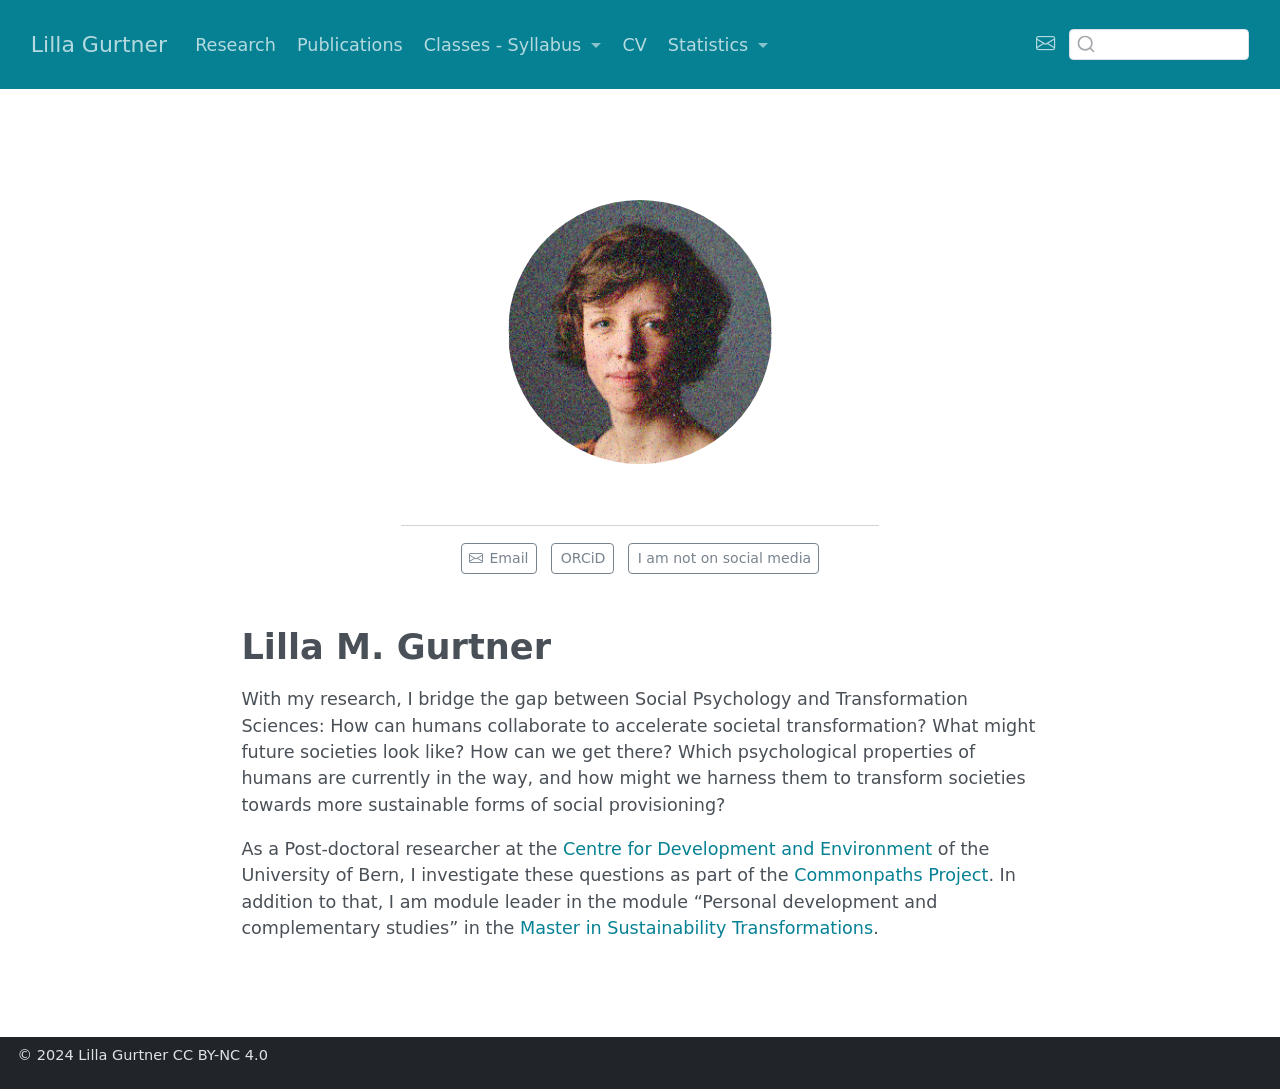
<file: docs/index.html>
<!DOCTYPE html>
<html xmlns="http://www.w3.org/1999/xhtml" lang="en" xml:lang="en"><head>

<meta charset="utf-8">
<meta name="generator" content="quarto-1.9.37">

<meta name="viewport" content="width=device-width, initial-scale=1.0, user-scalable=yes">


<title>Lilla Gurtner</title>
<style>
/* Default styles provided by pandoc.
** See https://pandoc.org/MANUAL.html#variables-for-html for config info.
*/
code{white-space: pre-wrap;}
span.smallcaps{font-variant: small-caps;}
div.columns{display: flex; gap: min(4vw, 1.5em);}
div.column{flex: auto; overflow-x: auto;}
div.hanging-indent{margin-left: 1.5em; text-indent: -1.5em;}
ul.task-list{list-style: none;}
ul.task-list li input[type="checkbox"] {
  width: 0.8em;
  margin: 0 0.8em 0.2em -1em; /* quarto-specific, see https://github.com/quarto-dev/quarto-cli/issues/4556 */ 
  vertical-align: middle;
}
</style>


<script src="site_libs/quarto-nav/quarto-nav.js"></script>
<script src="site_libs/clipboard/clipboard.min.js"></script>
<script src="site_libs/quarto-search/autocomplete.umd.js"></script>
<script src="site_libs/quarto-search/fuse.min.js"></script>
<script src="site_libs/quarto-search/quarto-search.js"></script>
<meta name="quarto:offset" content="./">
<script src="site_libs/quarto-html/quarto.js" type="module"></script>
<script src="site_libs/quarto-html/tabsets/tabsets.js" type="module"></script>
<script src="site_libs/quarto-html/popper.min.js"></script>
<script src="site_libs/quarto-html/tippy.umd.min.js"></script>
<link href="site_libs/quarto-html/tippy.css" rel="stylesheet">
<link href="site_libs/quarto-html/quarto-syntax-highlighting-7f8f88aac4f3542376d5c11b86a4c14d.css" rel="stylesheet" id="quarto-text-highlighting-styles">
<script src="site_libs/bootstrap/bootstrap.min.js"></script>
<link href="site_libs/bootstrap/bootstrap-icons.css" rel="stylesheet">
<link href="site_libs/bootstrap/bootstrap-db49e53ea84c5c6f29d0102649885da3.min.css" rel="stylesheet" append-hash="true" id="quarto-bootstrap" data-mode="light">
<script id="quarto-search-options" type="application/json">{
  "location": "navbar",
  "copy-button": false,
  "collapse-after": 3,
  "panel-placement": "end",
  "type": "textbox",
  "limit": 50,
  "keyboard-shortcut": [
    "f",
    "/",
    "s"
  ],
  "language": {
    "search-no-results-text": "No results",
    "search-matching-documents-text": "matching documents",
    "search-copy-link-title": "Copy link to search",
    "search-hide-matches-text": "Hide additional matches",
    "search-more-match-text": "more match in this document",
    "search-more-matches-text": "more matches in this document",
    "search-clear-button-title": "Clear",
    "search-text-placeholder": "",
    "search-detached-cancel-button-title": "Cancel",
    "search-submit-button-title": "Submit",
    "search-label": "Search"
  }
}</script>


</head>

<body class="nav-fixed fullcontent quarto-light">

<div id="quarto-search-results"></div>
  <header id="quarto-header" class="headroom fixed-top">
    <nav class="navbar navbar-expand-lg " data-bs-theme="dark">
      <div class="navbar-container container-fluid">
      <div class="navbar-brand-container mx-auto">
    <a class="navbar-brand" href="./index.html">
    <span class="navbar-title">Lilla Gurtner</span>
    </a>
  </div>
            <div id="quarto-search" class="" title="Search"></div>
          <button class="navbar-toggler" type="button" data-bs-toggle="collapse" data-bs-target="#navbarCollapse" aria-controls="navbarCollapse" role="menu" aria-expanded="false" aria-label="Toggle navigation" onclick="if (window.quartoToggleHeadroom) { window.quartoToggleHeadroom(); }">
  <span class="navbar-toggler-icon"></span>
</button>
          <div class="collapse navbar-collapse" id="navbarCollapse">
            <ul class="navbar-nav navbar-nav-scroll me-auto">
  <li class="nav-item">
    <a class="nav-link" href="./research/index_research.html"> 
<span class="menu-text">Research</span></a>
  </li>  
  <li class="nav-item">
    <a class="nav-link" href="./publications/index_pub.html"> 
<span class="menu-text">Publications</span></a>
  </li>  
  <li class="nav-item dropdown ">
    <a class="nav-link dropdown-toggle" href="#" id="nav-menu-classes---syllabus" role="link" data-bs-toggle="dropdown" aria-expanded="false">
 <span class="menu-text">Classes - Syllabus</span>
    </a>
    <ul class="dropdown-menu" aria-labelledby="nav-menu-classes---syllabus">    
        <li>
    <a class="dropdown-item" href="./classes/Data_literacy/index_data_lit.html">
 <span class="dropdown-text">Data literacy</span></a>
  </li>  
        <li>
    <a class="dropdown-item" href="./classes/SustainabANDpsy/Syllabus_Psychology_Sustainability.html">
 <span class="dropdown-text">Psychology and Sustainability</span></a>
  </li>  
        <li>
    <a class="dropdown-item" href="./classes/fake-news-game/fake-news-game.html">
 <span class="dropdown-text">Fake-news Game</span></a>
  </li>  
    </ul>
  </li>
  <li class="nav-item">
    <a class="nav-link" href="./cv/index_cv.html"> 
<span class="menu-text">CV</span></a>
  </li>  
  <li class="nav-item dropdown ">
    <a class="nav-link dropdown-toggle" href="#" id="nav-menu-statistics" role="link" data-bs-toggle="dropdown" aria-expanded="false">
 <span class="menu-text">Statistics</span>
    </a>
    <ul class="dropdown-menu" aria-labelledby="nav-menu-statistics">    
        <li>
    <a class="dropdown-item" href="./link_functions/index_linkfun.html">
 <span class="dropdown-text">Fun with linkfunctions</span></a>
  </li>  
        <li>
    <a class="dropdown-item" href="./optimal_vigniettes/index_optimal_vigniettes.html">
 <span class="dropdown-text">Optimal vigniettes</span></a>
  </li>  
    </ul>
  </li>
</ul>
            <ul class="navbar-nav navbar-nav-scroll ms-auto">
  <li class="nav-item compact">
    <a class="nav-link" href="mailto:lilla.gurtner2@unibe.ch"> <i class="bi bi-envelope" role="img" aria-label="email">
</i> 
<span class="menu-text"></span></a>
  </li>  
</ul>
          </div> <!-- /navcollapse -->
            <div class="quarto-navbar-tools">
</div>
      </div> <!-- /container-fluid -->
    </nav>
</header>
<!-- content -->
<div id="quarto-content" class="quarto-container page-columns page-rows-contents page-layout-article page-navbar">
<!-- sidebar -->
<!-- margin-sidebar -->
    
<!-- main -->
<main class="content" id="quarto-document-content">




<!---
workflow: 
- change in CV: 
  - add new line to .csv files in cv/[].csv
  - render website in RStudio
  - add / commit / push
  
  
- change in publications: and others
  - add new item in publications/index_pub.qmd
  - render website
  - add / commit / push

--->
<div class="quarto-about-jolla">
  <img src="img/Pic.png" class="about-image
  round " style="height: 15em; width: 15em;">
 <header id="title-block-header" class="quarto-title-block"></header><div id="about-block">
</div> 
  <hr class="about-sep">
   <div class="about-links">
  <a href="mailto:lilla.gurtner2@unibe.ch" class="about-link" rel="" target="">
    <i class="bi bi-envelope"></i>
     <span class="about-link-text">Email</span>
  </a>
  <a href="https://orcid.org/0000-0003-4722-7870" class="about-link" rel="" target="">
    <i class="bi bi-LinkedIn"></i>
     <span class="about-link-text">ORCiD</span>
  </a>
  <a href="" class="about-link" rel="" target="">
    <i class="bi bi-LinkedIn"></i>
     <span class="about-link-text">I am not on social media</span>
  </a>
</div>
</div>

<section id="lilla-m.-gurtner" class="level1">
<h1>Lilla M. Gurtner</h1>
<p>With my research, I bridge the gap between Social Psychology and Transformation Sciences: How can humans collaborate to accelerate societal transformation? What might future societies look like? How can we get there? Which psychological properties of humans are currently in the way, and how might we harness them to transform societies towards more sustainable forms of social provisioning?</p>
<p>As a Post-doctoral researcher at the <a href="https://www.cde.unibe.ch/about_us/personen/dr_gurtner_lilla/index_eng.html">Centre for Development and Environment</a> of the University of Bern, I investigate these questions as part of the <a href="https://commonpaths.unibe.ch/">Commonpaths Project</a>. In addition to that, I am module leader in the module “Personal development and complementary studies” in the <a href="https://www.cde.unibe.ch/studies/master_in_sustainability_transformations/index_eng.html">Master in Sustainability Transformations</a>.</p>



</section>

</main> <!-- /main -->
<script id="quarto-html-after-body" type="application/javascript">
  window.document.addEventListener("DOMContentLoaded", function (event) {
    const isCodeAnnotation = (el) => {
      for (const clz of el.classList) {
        if (clz.startsWith('code-annotation-')) {                     
          return true;
        }
      }
      return false;
    }
    const onCopySuccess = function(e) {
      // button target
      const button = e.trigger;
      // don't keep focus
      button.blur();
      // flash "checked"
      button.classList.add('code-copy-button-checked');
      var currentTitle = button.getAttribute("title");
      button.setAttribute("title", "Copied!");
      let tooltip;
      if (window.bootstrap) {
        button.setAttribute("data-bs-toggle", "tooltip");
        button.setAttribute("data-bs-placement", "left");
        button.setAttribute("data-bs-title", "Copied!");
        tooltip = new bootstrap.Tooltip(button, 
          { trigger: "manual", 
            customClass: "code-copy-button-tooltip",
            offset: [0, -8]});
        tooltip.show();    
      }
      setTimeout(function() {
        if (tooltip) {
          tooltip.hide();
          button.removeAttribute("data-bs-title");
          button.removeAttribute("data-bs-toggle");
          button.removeAttribute("data-bs-placement");
        }
        button.setAttribute("title", currentTitle);
        button.classList.remove('code-copy-button-checked');
      }, 1000);
      // clear code selection
      e.clearSelection();
    }
    const getTextToCopy = function(trigger) {
      const outerScaffold = trigger.parentElement.cloneNode(true);
      const codeEl = outerScaffold.querySelector('code');
      for (const childEl of codeEl.children) {
        if (isCodeAnnotation(childEl)) {
          childEl.remove();
        }
      }
      return codeEl.innerText;
    }
    const clipboard = new window.ClipboardJS('.code-copy-button:not([data-in-quarto-modal])', {
      text: getTextToCopy
    });
    clipboard.on('success', onCopySuccess);
    if (window.document.getElementById('quarto-embedded-source-code-modal')) {
      const clipboardModal = new window.ClipboardJS('.code-copy-button[data-in-quarto-modal]', {
        text: getTextToCopy,
        container: window.document.getElementById('quarto-embedded-source-code-modal')
      });
      clipboardModal.on('success', onCopySuccess);
    }
      var localhostRegex = new RegExp(/^(?:http|https):\/\/localhost\:?[0-9]*\//);
      var mailtoRegex = new RegExp(/^mailto:/);
        var filterRegex = new RegExp('/' + window.location.host + '/');
      var isInternal = (href) => {
          return filterRegex.test(href) || localhostRegex.test(href) || mailtoRegex.test(href);
      }
      // Inspect non-navigation links and adorn them if external
     var links = window.document.querySelectorAll('a[href]:not(.nav-link):not(.navbar-brand):not(.toc-action):not(.sidebar-link):not(.sidebar-item-toggle):not(.pagination-link):not(.no-external):not([aria-hidden]):not(.dropdown-item):not(.quarto-navigation-tool):not(.about-link)');
      for (var i=0; i<links.length; i++) {
        const link = links[i];
        if (!isInternal(link.href)) {
          // undo the damage that might have been done by quarto-nav.js in the case of
          // links that we want to consider external
          if (link.dataset.originalHref !== undefined) {
            link.href = link.dataset.originalHref;
          }
        }
      }
    function tippyHover(el, contentFn, onTriggerFn, onUntriggerFn) {
      const config = {
        allowHTML: true,
        maxWidth: 500,
        delay: 100,
        arrow: false,
        appendTo: function(el) {
            return el.parentElement;
        },
        interactive: true,
        interactiveBorder: 10,
        theme: 'quarto',
        placement: 'bottom-start',
      };
      if (contentFn) {
        config.content = contentFn;
      }
      if (onTriggerFn) {
        config.onTrigger = onTriggerFn;
      }
      if (onUntriggerFn) {
        config.onUntrigger = onUntriggerFn;
      }
      window.tippy(el, config); 
    }
    const noterefs = window.document.querySelectorAll('a[role="doc-noteref"]');
    for (var i=0; i<noterefs.length; i++) {
      const ref = noterefs[i];
      tippyHover(ref, function() {
        // use id or data attribute instead here
        let href = ref.getAttribute('data-footnote-href') || ref.getAttribute('href');
        try { href = new URL(href).hash; } catch {}
        const id = href.replace(/^#\/?/, "");
        const note = window.document.getElementById(id);
        if (note) {
          return note.innerHTML;
        } else {
          return "";
        }
      });
    }
    const xrefs = window.document.querySelectorAll('a.quarto-xref');
    const processXRef = (id, note) => {
      // Strip column container classes
      const stripColumnClz = (el) => {
        el.classList.remove("page-full", "page-columns");
        if (el.children) {
          for (const child of el.children) {
            stripColumnClz(child);
          }
        }
      }
      stripColumnClz(note)
      if (id === null || id.startsWith('sec-')) {
        // Special case sections, only their first couple elements
        const container = document.createElement("div");
        if (note.children && note.children.length > 2) {
          container.appendChild(note.children[0].cloneNode(true));
          for (let i = 1; i < note.children.length; i++) {
            const child = note.children[i];
            if (child.tagName === "P" && child.innerText === "") {
              continue;
            } else {
              container.appendChild(child.cloneNode(true));
              break;
            }
          }
          if (window.Quarto?.typesetMath) {
            window.Quarto.typesetMath(container);
          }
          return container.innerHTML
        } else {
          if (window.Quarto?.typesetMath) {
            window.Quarto.typesetMath(note);
          }
          return note.innerHTML;
        }
      } else {
        // Remove any anchor links if they are present
        const anchorLink = note.querySelector('a.anchorjs-link');
        if (anchorLink) {
          anchorLink.remove();
        }
        if (window.Quarto?.typesetMath) {
          window.Quarto.typesetMath(note);
        }
        if (note.classList.contains("callout")) {
          return note.outerHTML;
        } else {
          return note.innerHTML;
        }
      }
    }
    for (var i=0; i<xrefs.length; i++) {
      const xref = xrefs[i];
      tippyHover(xref, undefined, function(instance) {
        instance.disable();
        let url = xref.getAttribute('href');
        let hash = undefined; 
        if (url.startsWith('#')) {
          hash = url;
        } else {
          try { hash = new URL(url).hash; } catch {}
        }
        if (hash) {
          const id = hash.replace(/^#\/?/, "");
          const note = window.document.getElementById(id);
          if (note !== null) {
            try {
              const html = processXRef(id, note.cloneNode(true));
              instance.setContent(html);
            } finally {
              instance.enable();
              instance.show();
            }
          } else {
            // See if we can fetch this
            fetch(url.split('#')[0])
            .then(res => res.text())
            .then(html => {
              const parser = new DOMParser();
              const htmlDoc = parser.parseFromString(html, "text/html");
              const note = htmlDoc.getElementById(id);
              if (note !== null) {
                const html = processXRef(id, note);
                instance.setContent(html);
              } 
            }).finally(() => {
              instance.enable();
              instance.show();
            });
          }
        } else {
          // See if we can fetch a full url (with no hash to target)
          // This is a special case and we should probably do some content thinning / targeting
          fetch(url)
          .then(res => res.text())
          .then(html => {
            const parser = new DOMParser();
            const htmlDoc = parser.parseFromString(html, "text/html");
            const note = htmlDoc.querySelector('main.content');
            if (note !== null) {
              // This should only happen for chapter cross references
              // (since there is no id in the URL)
              // remove the first header
              if (note.children.length > 0 && note.children[0].tagName === "HEADER") {
                note.children[0].remove();
              }
              const html = processXRef(null, note);
              instance.setContent(html);
            } 
          }).finally(() => {
            instance.enable();
            instance.show();
          });
        }
      }, function(instance) {
      });
    }
        let selectedAnnoteEl;
        const selectorForAnnotation = ( cell, annotation) => {
          let cellAttr = 'data-code-cell="' + cell + '"';
          let lineAttr = 'data-code-annotation="' +  annotation + '"';
          const selector = 'span[' + cellAttr + '][' + lineAttr + ']';
          return selector;
        }
        const selectCodeLines = (annoteEl) => {
          const doc = window.document;
          const targetCell = annoteEl.getAttribute("data-target-cell");
          const targetAnnotation = annoteEl.getAttribute("data-target-annotation");
          const annoteSpan = window.document.querySelector(selectorForAnnotation(targetCell, targetAnnotation));
          const lines = annoteSpan.getAttribute("data-code-lines").split(",");
          const lineIds = lines.map((line) => {
            return targetCell + "-" + line;
          })
          let top = null;
          let height = null;
          let parent = null;
          if (lineIds.length > 0) {
              //compute the position of the single el (top and bottom and make a div)
              const el = window.document.getElementById(lineIds[0]);
              top = el.offsetTop;
              height = el.offsetHeight;
              parent = el.parentElement.parentElement;
            if (lineIds.length > 1) {
              const lastEl = window.document.getElementById(lineIds[lineIds.length - 1]);
              const bottom = lastEl.offsetTop + lastEl.offsetHeight;
              height = bottom - top;
            }
            if (top !== null && height !== null && parent !== null) {
              // cook up a div (if necessary) and position it 
              let div = window.document.getElementById("code-annotation-line-highlight");
              if (div === null) {
                div = window.document.createElement("div");
                div.setAttribute("id", "code-annotation-line-highlight");
                div.style.position = 'absolute';
                parent.appendChild(div);
              }
              div.style.top = top - 2 + "px";
              div.style.height = height + 4 + "px";
              div.style.left = 0;
              let gutterDiv = window.document.getElementById("code-annotation-line-highlight-gutter");
              if (gutterDiv === null) {
                gutterDiv = window.document.createElement("div");
                gutterDiv.setAttribute("id", "code-annotation-line-highlight-gutter");
                gutterDiv.style.position = 'absolute';
                const codeCell = window.document.getElementById(targetCell);
                const gutter = codeCell.querySelector('.code-annotation-gutter');
                gutter.appendChild(gutterDiv);
              }
              gutterDiv.style.top = top - 2 + "px";
              gutterDiv.style.height = height + 4 + "px";
            }
            selectedAnnoteEl = annoteEl;
          }
        };
        const unselectCodeLines = () => {
          const elementsIds = ["code-annotation-line-highlight", "code-annotation-line-highlight-gutter"];
          elementsIds.forEach((elId) => {
            const div = window.document.getElementById(elId);
            if (div) {
              div.remove();
            }
          });
          selectedAnnoteEl = undefined;
        };
          // Handle positioning of the toggle
      window.addEventListener(
        "resize",
        throttle(() => {
          elRect = undefined;
          if (selectedAnnoteEl) {
            selectCodeLines(selectedAnnoteEl);
          }
        }, 10)
      );
      function throttle(fn, ms) {
      let throttle = false;
      let timer;
        return (...args) => {
          if(!throttle) { // first call gets through
              fn.apply(this, args);
              throttle = true;
          } else { // all the others get throttled
              if(timer) clearTimeout(timer); // cancel #2
              timer = setTimeout(() => {
                fn.apply(this, args);
                timer = throttle = false;
              }, ms);
          }
        };
      }
        // Attach click handler to the DT
        const annoteDls = window.document.querySelectorAll('dt[data-target-cell]');
        for (const annoteDlNode of annoteDls) {
          annoteDlNode.addEventListener('click', (event) => {
            const clickedEl = event.target;
            if (clickedEl !== selectedAnnoteEl) {
              unselectCodeLines();
              const activeEl = window.document.querySelector('dt[data-target-cell].code-annotation-active');
              if (activeEl) {
                activeEl.classList.remove('code-annotation-active');
              }
              selectCodeLines(clickedEl);
              clickedEl.classList.add('code-annotation-active');
            } else {
              // Unselect the line
              unselectCodeLines();
              clickedEl.classList.remove('code-annotation-active');
            }
          });
        }
    const findCites = (el) => {
      const parentEl = el.parentElement;
      if (parentEl) {
        const cites = parentEl.dataset.cites;
        if (cites) {
          return {
            el,
            cites: cites.split(' ')
          };
        } else {
          return findCites(el.parentElement)
        }
      } else {
        return undefined;
      }
    };
    var bibliorefs = window.document.querySelectorAll('a[role="doc-biblioref"]');
    for (var i=0; i<bibliorefs.length; i++) {
      const ref = bibliorefs[i];
      const citeInfo = findCites(ref);
      if (citeInfo) {
        tippyHover(citeInfo.el, function() {
          var popup = window.document.createElement('div');
          citeInfo.cites.forEach(function(cite) {
            var citeDiv = window.document.createElement('div');
            citeDiv.classList.add('hanging-indent');
            citeDiv.classList.add('csl-entry');
            var biblioDiv = window.document.getElementById('ref-' + cite);
            if (biblioDiv) {
              citeDiv.innerHTML = biblioDiv.innerHTML;
            }
            popup.appendChild(citeDiv);
          });
          return popup.innerHTML;
        });
      }
    }
  });
  </script>
</div> <!-- /content -->
<footer class="footer">
  <div class="nav-footer">
    <div class="nav-footer-left">
<p><span class="faux-block">© 2024 Lilla Gurtner CC BY-NC 4.0</span></p>
</div>   
    <div class="nav-footer-center">
      &nbsp;
    </div>
    <div class="nav-footer-right">
      &nbsp;
    </div>
  </div>
</footer>




</body></html>
</file>
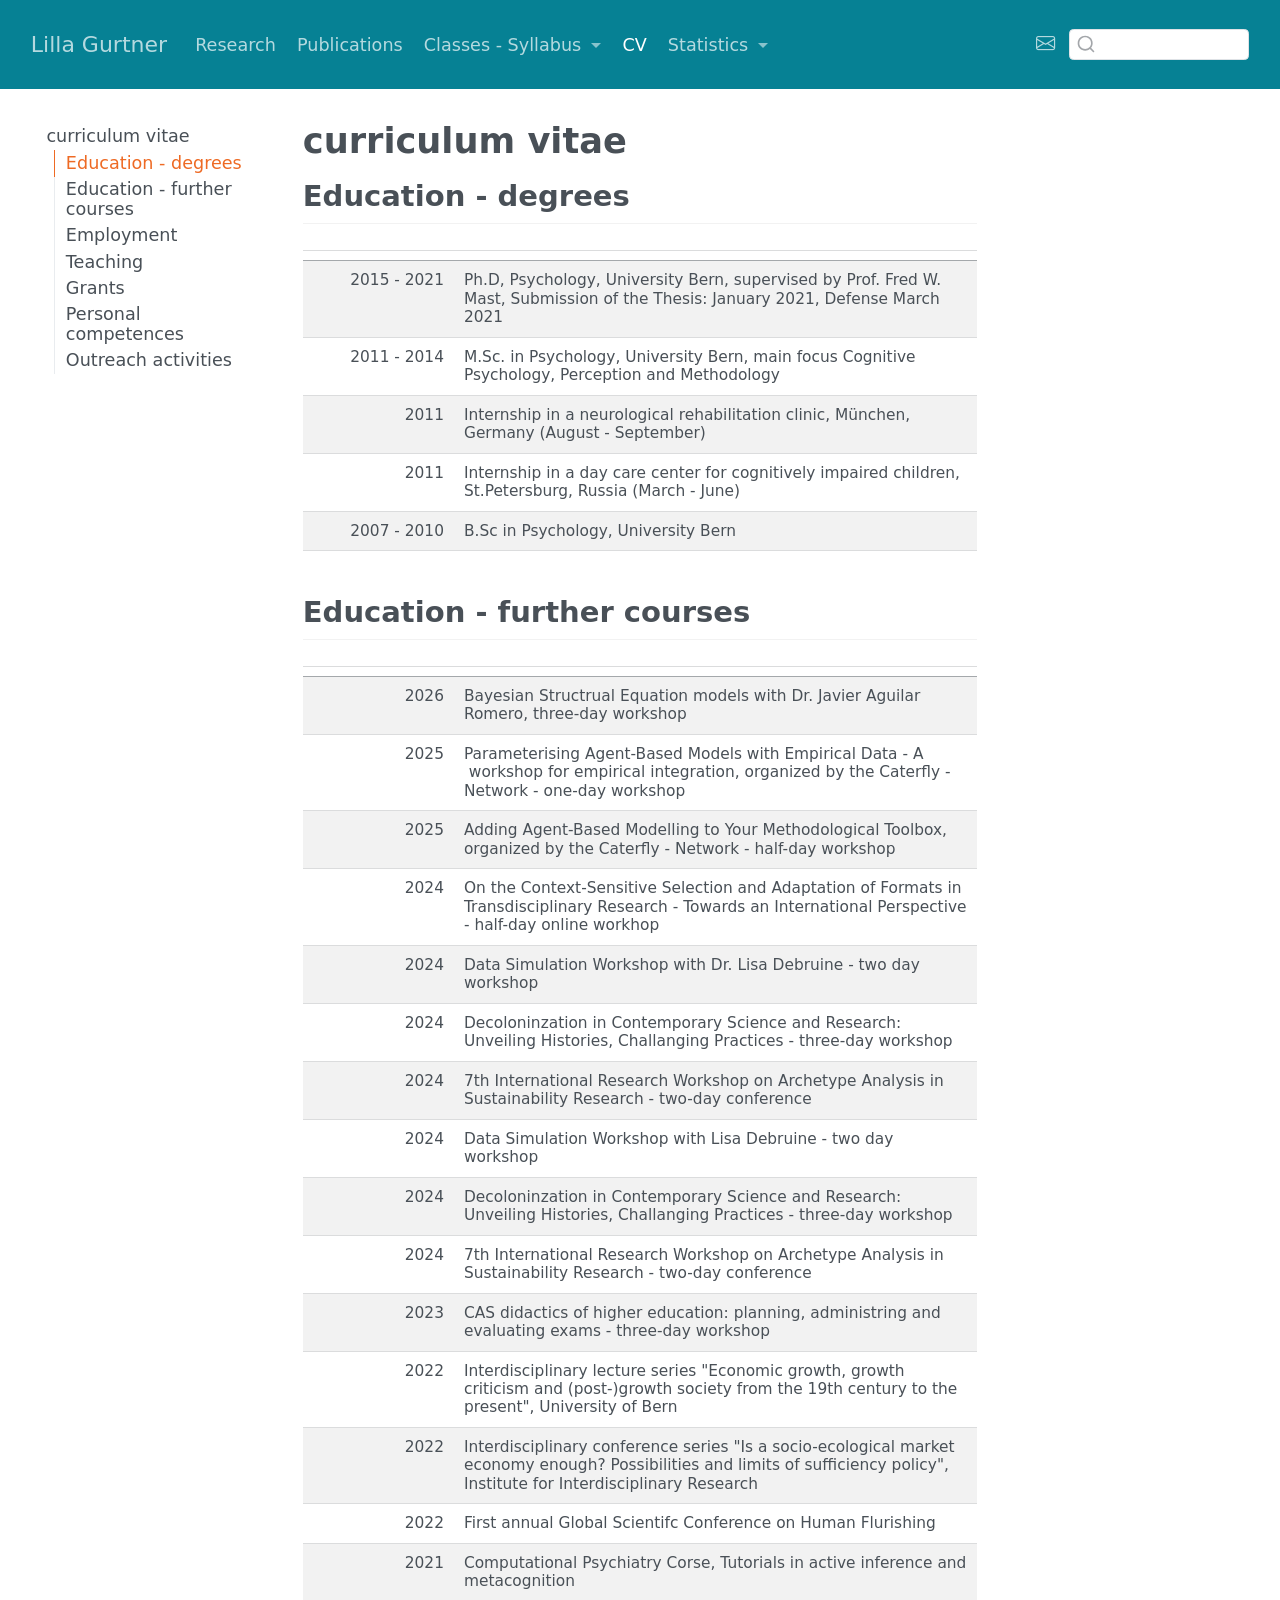
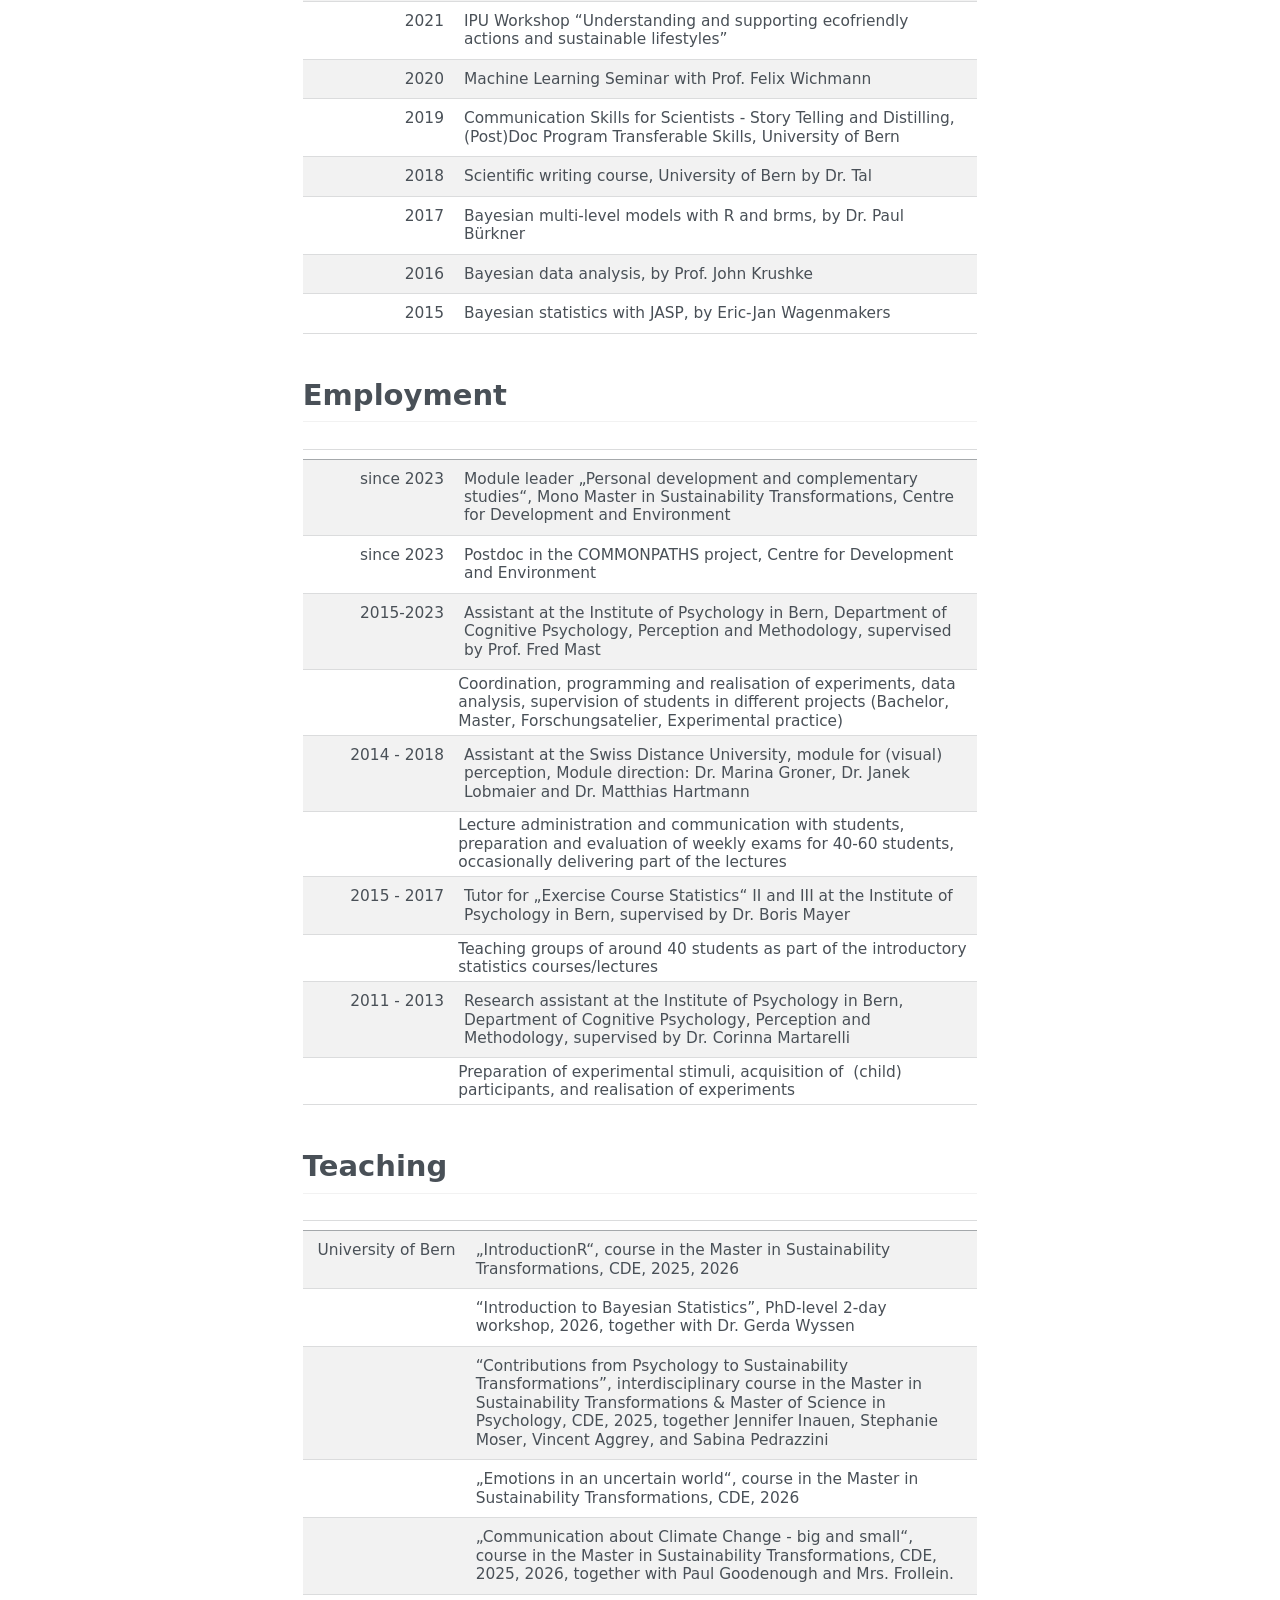
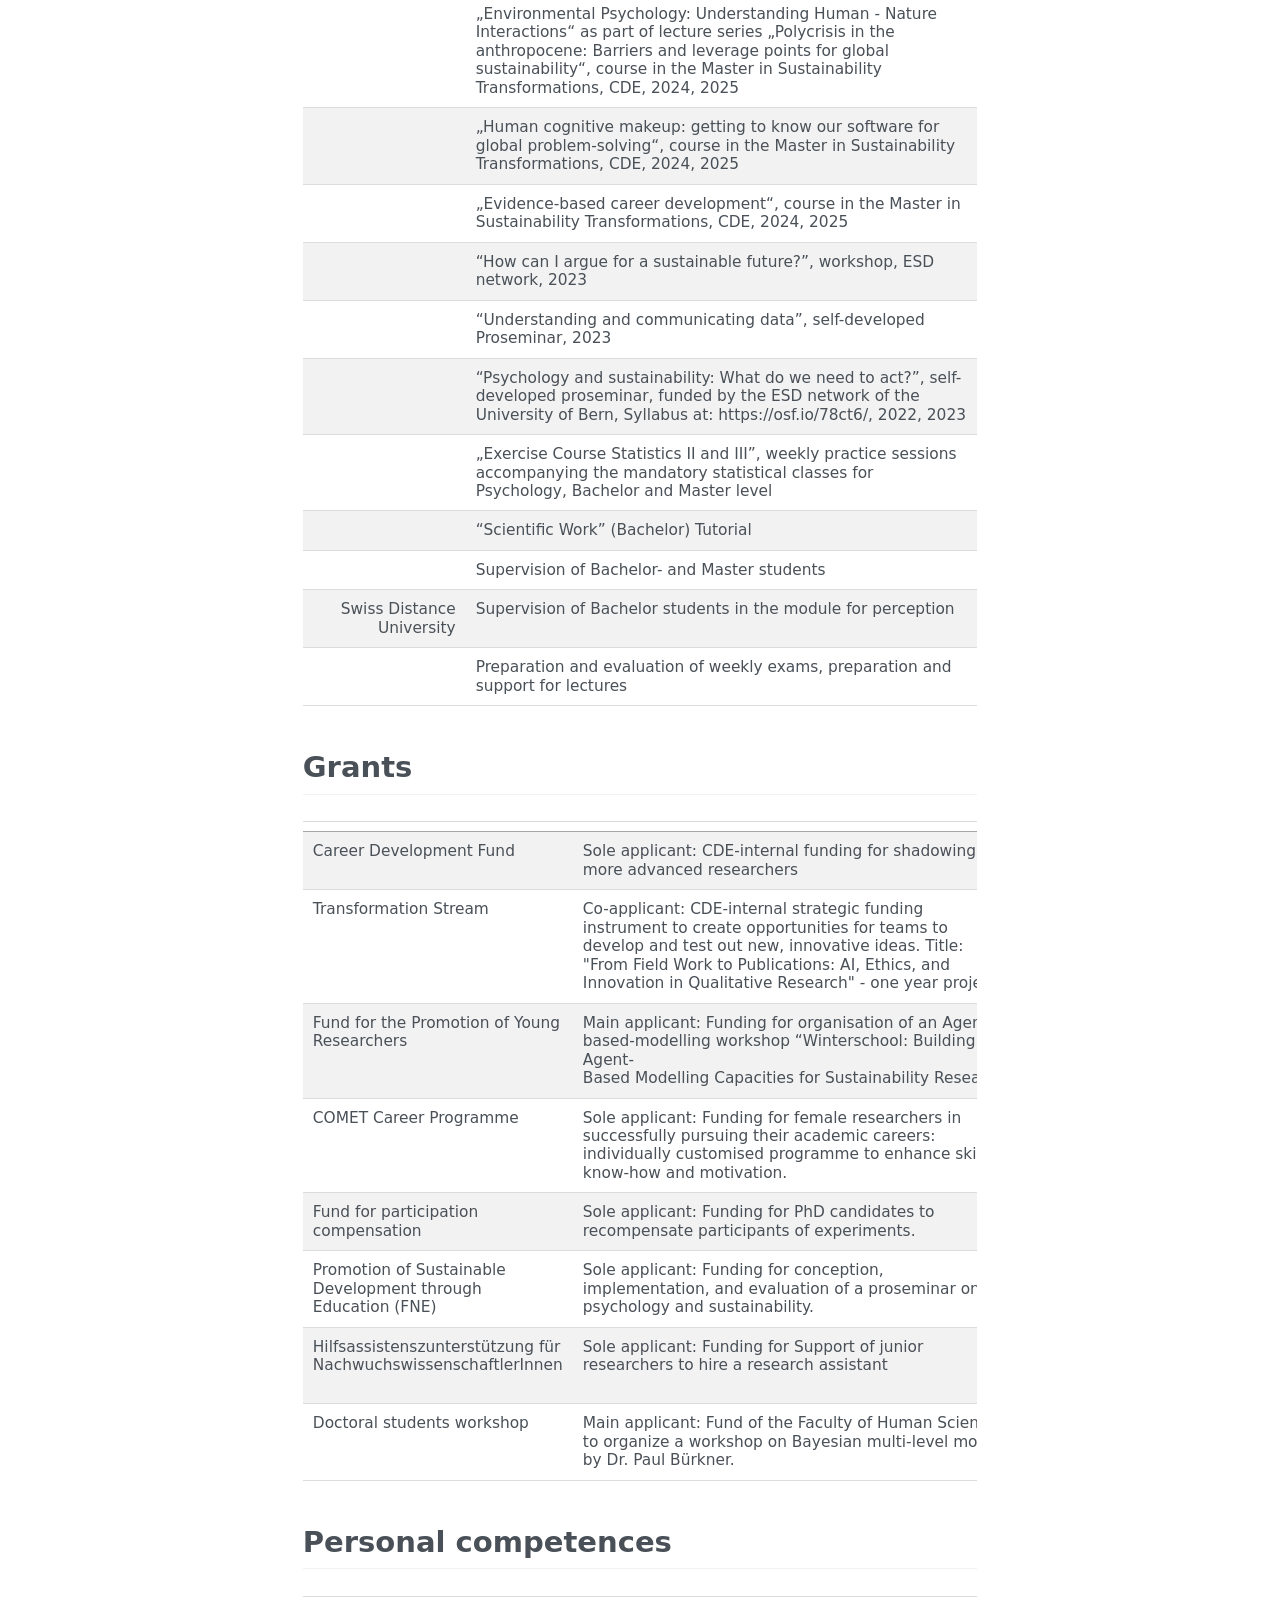
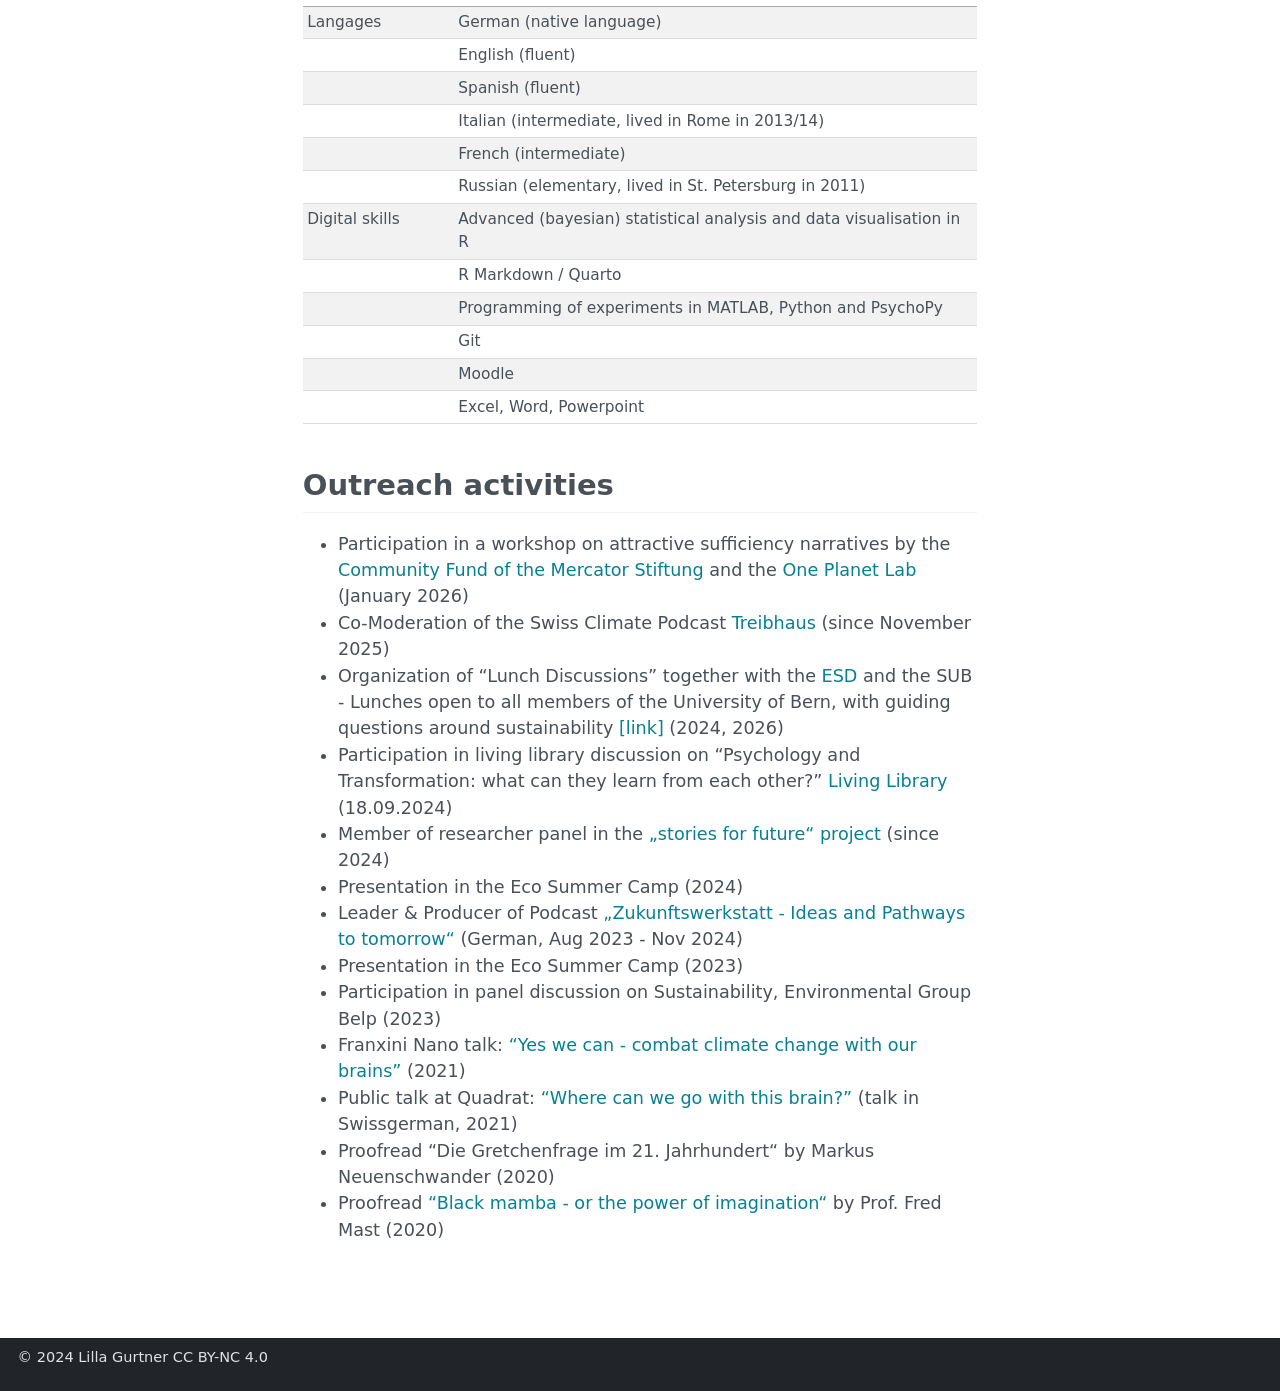
<file: docs/cv/index_cv.html>
<!DOCTYPE html>
<html xmlns="http://www.w3.org/1999/xhtml" lang="en" xml:lang="en"><head>
<meta http-equiv="Content-Type" content="text/html; charset=UTF-8">
<meta charset="utf-8">
<meta name="generator" content="quarto-1.9.37">
<meta name="viewport" content="width=device-width, initial-scale=1.0, user-scalable=yes">
<title>curriculum vitae – Lilla Gurtner</title>
<style>
/* Default styles provided by pandoc.
** See https://pandoc.org/MANUAL.html#variables-for-html for config info.
*/
code{white-space: pre-wrap;}
span.smallcaps{font-variant: small-caps;}
div.columns{display: flex; gap: min(4vw, 1.5em);}
div.column{flex: auto; overflow-x: auto;}
div.hanging-indent{margin-left: 1.5em; text-indent: -1.5em;}
ul.task-list{list-style: none;}
ul.task-list li input[type="checkbox"] {
  width: 0.8em;
  margin: 0 0.8em 0.2em -1em; /* quarto-specific, see https://github.com/quarto-dev/quarto-cli/issues/4556 */ 
  vertical-align: middle;
}
</style>

<script src="../site_libs/quarto-nav/quarto-nav.js"></script>
<script src="../site_libs/clipboard/clipboard.min.js"></script>
<script src="../site_libs/quarto-search/autocomplete.umd.js"></script>
<script src="../site_libs/quarto-search/fuse.min.js"></script>
<script src="../site_libs/quarto-search/quarto-search.js"></script>
<meta name="quarto:offset" content="../">
<script src="../site_libs/quarto-html/quarto.js" type="module"></script>
<script src="../site_libs/quarto-html/tabsets/tabsets.js" type="module"></script>
<script src="../site_libs/quarto-html/popper.min.js"></script>
<script src="../site_libs/quarto-html/tippy.umd.min.js"></script>
<script src="../site_libs/quarto-html/anchor.min.js"></script>
<link href="../site_libs/quarto-html/tippy.css" rel="stylesheet">
<link href="../site_libs/quarto-html/quarto-syntax-highlighting-7f8f88aac4f3542376d5c11b86a4c14d.css" rel="stylesheet" id="quarto-text-highlighting-styles">
<script src="../site_libs/bootstrap/bootstrap.min.js"></script>
<link href="../site_libs/bootstrap/bootstrap-icons.css" rel="stylesheet">
<link href="../site_libs/bootstrap/bootstrap-db49e53ea84c5c6f29d0102649885da3.min.css" rel="stylesheet" append-hash="true" id="quarto-bootstrap" data-mode="light"><script id="quarto-search-options" type="application/json">{
  "location": "navbar",
  "copy-button": false,
  "collapse-after": 3,
  "panel-placement": "end",
  "type": "textbox",
  "limit": 50,
  "keyboard-shortcut": [
    "f",
    "/",
    "s"
  ],
  "language": {
    "search-no-results-text": "No results",
    "search-matching-documents-text": "matching documents",
    "search-copy-link-title": "Copy link to search",
    "search-hide-matches-text": "Hide additional matches",
    "search-more-match-text": "more match in this document",
    "search-more-matches-text": "more matches in this document",
    "search-clear-button-title": "Clear",
    "search-text-placeholder": "",
    "search-detached-cancel-button-title": "Cancel",
    "search-submit-button-title": "Submit",
    "search-label": "Search"
  }
}</script><script src="../site_libs/kePrint-0.0.1/kePrint.js"></script><link href="../site_libs/lightable-0.0.1/lightable.css" rel="stylesheet">
</head>
<body class="floating nav-fixed quarto-light">

<div id="quarto-search-results"></div>
  <header id="quarto-header" class="headroom fixed-top"><nav class="navbar navbar-expand-lg " data-bs-theme="dark"><div class="navbar-container container-fluid">
      <div class="navbar-brand-container mx-auto">
    <a class="navbar-brand" href="../index.html">
    <span class="navbar-title">Lilla Gurtner</span>
    </a>
  </div>
            <div id="quarto-search" class="" title="Search"></div>
          <button class="navbar-toggler" type="button" data-bs-toggle="collapse" data-bs-target="#navbarCollapse" aria-controls="navbarCollapse" role="menu" aria-expanded="false" aria-label="Toggle navigation" onclick="if (window.quartoToggleHeadroom) { window.quartoToggleHeadroom(); }">
  <span class="navbar-toggler-icon"></span>
</button>
          <div class="collapse navbar-collapse" id="navbarCollapse">
            <ul class="navbar-nav navbar-nav-scroll me-auto">
<li class="nav-item">
    <a class="nav-link" href="../research/index_research.html"> 
<span class="menu-text">Research</span></a>
  </li>  
  <li class="nav-item">
    <a class="nav-link" href="../publications/index_pub.html"> 
<span class="menu-text">Publications</span></a>
  </li>  
  <li class="nav-item dropdown ">
    <a class="nav-link dropdown-toggle" href="#" id="nav-menu-classes---syllabus" role="link" data-bs-toggle="dropdown" aria-expanded="false">
 <span class="menu-text">Classes - Syllabus</span>
    </a>
    <ul class="dropdown-menu" aria-labelledby="nav-menu-classes---syllabus">
<li>
    <a class="dropdown-item" href="../classes/Data_literacy/index_data_lit.html">
 <span class="dropdown-text">Data literacy</span></a>
  </li>  
        <li>
    <a class="dropdown-item" href="../classes/SustainabANDpsy/Syllabus_Psychology_Sustainability.html">
 <span class="dropdown-text">Psychology and Sustainability</span></a>
  </li>  
        <li>
    <a class="dropdown-item" href="../classes/fake-news-game/fake-news-game.html">
 <span class="dropdown-text">Fake-news Game</span></a>
  </li>  
    </ul>
</li>
  <li class="nav-item">
    <a class="nav-link active" href="../cv/index_cv.html" aria-current="page"> 
<span class="menu-text">CV</span></a>
  </li>  
  <li class="nav-item dropdown ">
    <a class="nav-link dropdown-toggle" href="#" id="nav-menu-statistics" role="link" data-bs-toggle="dropdown" aria-expanded="false">
 <span class="menu-text">Statistics</span>
    </a>
    <ul class="dropdown-menu" aria-labelledby="nav-menu-statistics">
<li>
    <a class="dropdown-item" href="../link_functions/index_linkfun.html">
 <span class="dropdown-text">Fun with linkfunctions</span></a>
  </li>  
        <li>
    <a class="dropdown-item" href="../optimal_vigniettes/index_optimal_vigniettes.html">
 <span class="dropdown-text">Optimal vigniettes</span></a>
  </li>  
    </ul>
</li>
</ul>
<ul class="navbar-nav navbar-nav-scroll ms-auto">
<li class="nav-item compact">
    <a class="nav-link" href="mailto:lilla.gurtner2@unibe.ch"> <i class="bi bi-envelope" role="img" aria-label="email">
</i> 
<span class="menu-text"></span></a>
  </li>  
</ul>
</div> <!-- /navcollapse -->
            <div class="quarto-navbar-tools">
</div>
      </div> <!-- /container-fluid -->
    </nav></header><!-- content --><div id="quarto-content" class="quarto-container page-columns page-rows-contents page-layout-article page-navbar">
<!-- sidebar -->
  <nav id="quarto-sidebar" class="sidebar collapse collapse-horizontal quarto-sidebar-collapse-item sidebar-navigation floating overflow-auto"><nav id="TOC" role="doc-toc" class="toc-active"><h2 id="toc-title">curriculum vitae</h2>
   
  <ul>
<li><a href="#education---degrees" id="toc-education---degrees" class="nav-link active" data-scroll-target="#education---degrees">Education - degrees</a></li>
  <li><a href="#education---further-courses" id="toc-education---further-courses" class="nav-link" data-scroll-target="#education---further-courses">Education - further courses</a></li>
  <li><a href="#employment" id="toc-employment" class="nav-link" data-scroll-target="#employment">Employment</a></li>
  <li><a href="#teaching" id="toc-teaching" class="nav-link" data-scroll-target="#teaching">Teaching</a></li>
  <li><a href="#grants" id="toc-grants" class="nav-link" data-scroll-target="#grants">Grants</a></li>
  <li><a href="#personal-competences" id="toc-personal-competences" class="nav-link" data-scroll-target="#personal-competences">Personal competences</a></li>
  <li><a href="#outreach-activities" id="toc-outreach-activities" class="nav-link" data-scroll-target="#outreach-activities">Outreach activities</a></li>
  </ul></nav>
</nav><div id="quarto-sidebar-glass" class="quarto-sidebar-collapse-item" data-bs-toggle="collapse" data-bs-target=".quarto-sidebar-collapse-item"></div>
<!-- margin-sidebar -->
    <div id="quarto-margin-sidebar" class="sidebar margin-sidebar zindex-bottom">
    </div>
<!-- main -->
<main class="content" id="quarto-document-content"><header id="title-block-header" class="quarto-title-block default"><div class="quarto-title">
<h1 class="title">curriculum vitae</h1>
</div>



<div class="quarto-title-meta">

    
  
    
  </div>
  


</header><div class="cell">
<style type="text/css">

</style>
</div>
<section id="education---degrees" class="level2"><h2 class="anchored" data-anchor-id="education---degrees">Education - degrees</h2>
<div class="cell" data-layout-align="center">
<div class="cell-output-display">
<table class="caption-top table table-sm table-striped small">
<thead><tr class="header">
<th style="text-align: right;" data-quarto-table-cell-role="th"></th>
<th style="text-align: left;" data-quarto-table-cell-role="th"></th>
</tr></thead>
<tbody>
<tr class="odd">
<td style="text-align: right; min-width: 4cm; line-height: 1.2; padding: 10px;">2015 - 2021</td>
<td style="text-align: left; line-height: 1.2; padding: 10px;">Ph.D, Psychology, University Bern, supervised by Prof. Fred W. Mast, Submission of the Thesis: January 2021, Defense March 2021</td>
</tr>
<tr class="even">
<td style="text-align: right; min-width: 4cm; line-height: 1.2; padding: 10px;">2011 - 2014</td>
<td style="text-align: left; line-height: 1.2; padding: 10px;">M.Sc. in Psychology, University Bern, main focus Cognitive Psychology, Perception and Methodology</td>
</tr>
<tr class="odd">
<td style="text-align: right; min-width: 4cm; line-height: 1.2; padding: 10px;">2011</td>
<td style="text-align: left; line-height: 1.2; padding: 10px;">Internship in a neurological rehabilitation clinic, München, Germany (August - September)</td>
</tr>
<tr class="even">
<td style="text-align: right; min-width: 4cm; line-height: 1.2; padding: 10px;">2011</td>
<td style="text-align: left; line-height: 1.2; padding: 10px;">Internship in a day care center for cognitively impaired children, St.Petersburg, Russia (March - June)</td>
</tr>
<tr class="odd">
<td style="text-align: right; min-width: 4cm; line-height: 1.2; padding: 10px;">2007 - 2010</td>
<td style="text-align: left; line-height: 1.2; padding: 10px;">B.Sc in Psychology, University Bern</td>
</tr>
</tbody>
</table>
</div>
</div>
</section><section id="education---further-courses" class="level2"><h2 class="anchored" data-anchor-id="education---further-courses">Education - further courses</h2>
<div class="cell" data-layout-align="center">
<div class="cell-output-display">
<table class="caption-top table table-sm table-striped small">
<thead><tr class="header">
<th style="text-align: right;" data-quarto-table-cell-role="th"></th>
<th style="text-align: left;" data-quarto-table-cell-role="th"></th>
</tr></thead>
<tbody>
<tr class="odd">
<td style="text-align: right; min-width: 4cm; line-height: 1.2; padding: 10px;">2026</td>
<td style="text-align: left; line-height: 1.2; padding: 10px;">Bayesian Structrual Equation models with Dr. Javier Aguilar Romero, three-day workshop</td>
</tr>
<tr class="even">
<td style="text-align: right; min-width: 4cm; line-height: 1.2; padding: 10px;">2025</td>
<td style="text-align: left; line-height: 1.2; padding: 10px;">Parameterising Agent-Based Models with Empirical Data - A &nbsp;workshop for empirical integration, organized by the Caterfly - Network - one-day workshop</td>
</tr>
<tr class="odd">
<td style="text-align: right; min-width: 4cm; line-height: 1.2; padding: 10px;">2025</td>
<td style="text-align: left; line-height: 1.2; padding: 10px;">Adding Agent-Based Modelling to Your Methodological Toolbox, organized by the Caterfly - Network - half-day workshop</td>
</tr>
<tr class="even">
<td style="text-align: right; min-width: 4cm; line-height: 1.2; padding: 10px;">2024</td>
<td style="text-align: left; line-height: 1.2; padding: 10px;">On the Context-Sensitive Selection and Adaptation of Formats in Transdisciplinary Research - Towards an International Perspective - half-day online workhop</td>
</tr>
<tr class="odd">
<td style="text-align: right; min-width: 4cm; line-height: 1.2; padding: 10px;">2024</td>
<td style="text-align: left; line-height: 1.2; padding: 10px;">Data Simulation Workshop with Dr. Lisa Debruine - two day workshop</td>
</tr>
<tr class="even">
<td style="text-align: right; min-width: 4cm; line-height: 1.2; padding: 10px;">2024</td>
<td style="text-align: left; line-height: 1.2; padding: 10px;">Decoloninzation in Contemporary Science and Research: Unveiling Histories, Challanging Practices - three-day workshop</td>
</tr>
<tr class="odd">
<td style="text-align: right; min-width: 4cm; line-height: 1.2; padding: 10px;">2024</td>
<td style="text-align: left; line-height: 1.2; padding: 10px;">7th International Research Workshop on Archetype Analysis in Sustainability Research - two-day conference</td>
</tr>
<tr class="even">
<td style="text-align: right; min-width: 4cm; line-height: 1.2; padding: 10px;">2024</td>
<td style="text-align: left; line-height: 1.2; padding: 10px;">Data Simulation Workshop with Lisa Debruine - two day workshop</td>
</tr>
<tr class="odd">
<td style="text-align: right; min-width: 4cm; line-height: 1.2; padding: 10px;">2024</td>
<td style="text-align: left; line-height: 1.2; padding: 10px;">Decoloninzation in Contemporary Science and Research: Unveiling Histories, Challanging Practices - three-day workshop</td>
</tr>
<tr class="even">
<td style="text-align: right; min-width: 4cm; line-height: 1.2; padding: 10px;">2024</td>
<td style="text-align: left; line-height: 1.2; padding: 10px;">7th International Research Workshop on Archetype Analysis in Sustainability Research - two-day conference</td>
</tr>
<tr class="odd">
<td style="text-align: right; min-width: 4cm; line-height: 1.2; padding: 10px;">2023</td>
<td style="text-align: left; line-height: 1.2; padding: 10px;">CAS didactics of higher education: planning, administring and evaluating exams - three-day workshop</td>
</tr>
<tr class="even">
<td style="text-align: right; min-width: 4cm; line-height: 1.2; padding: 10px;">2022</td>
<td style="text-align: left; line-height: 1.2; padding: 10px;">Interdisciplinary lecture series "Economic growth, growth criticism and (post-)growth society from the 19th century to the present", University of Bern</td>
</tr>
<tr class="odd">
<td style="text-align: right; min-width: 4cm; line-height: 1.2; padding: 10px;">2022</td>
<td style="text-align: left; line-height: 1.2; padding: 10px;">Interdisciplinary conference series "Is a socio-ecological market economy enough? Possibilities and limits of sufficiency policy", Institute for Interdisciplinary Research</td>
</tr>
<tr class="even">
<td style="text-align: right; min-width: 4cm; line-height: 1.2; padding: 10px;">2022</td>
<td style="text-align: left; line-height: 1.2; padding: 10px;">First annual Global Scientifc Conference on Human Flurishing</td>
</tr>
<tr class="odd">
<td style="text-align: right; min-width: 4cm; line-height: 1.2; padding: 10px;">2021</td>
<td style="text-align: left; line-height: 1.2; padding: 10px;">Computational Psychiatry Corse, Tutorials in active inference and metacognition</td>
</tr>
<tr class="even">
<td style="text-align: right; min-width: 4cm; line-height: 1.2; padding: 10px;">2021</td>
<td style="text-align: left; line-height: 1.2; padding: 10px;">IPU Workshop “Understanding and supporting ecofriendly actions and sustainable lifestyles”</td>
</tr>
<tr class="odd">
<td style="text-align: right; min-width: 4cm; line-height: 1.2; padding: 10px;">2020</td>
<td style="text-align: left; line-height: 1.2; padding: 10px;">Machine Learning Seminar with Prof. Felix Wichmann</td>
</tr>
<tr class="even">
<td style="text-align: right; min-width: 4cm; line-height: 1.2; padding: 10px;">2019</td>
<td style="text-align: left; line-height: 1.2; padding: 10px;">Communication Skills for Scientists - Story Telling and Distilling, (Post)Doc Program Transferable Skills, University of Bern</td>
</tr>
<tr class="odd">
<td style="text-align: right; min-width: 4cm; line-height: 1.2; padding: 10px;">2018</td>
<td style="text-align: left; line-height: 1.2; padding: 10px;">Scientific writing course, University of Bern by Dr. Tal</td>
</tr>
<tr class="even">
<td style="text-align: right; min-width: 4cm; line-height: 1.2; padding: 10px;">2017</td>
<td style="text-align: left; line-height: 1.2; padding: 10px;">Bayesian multi-level models with R and brms, by Dr. Paul Bürkner</td>
</tr>
<tr class="odd">
<td style="text-align: right; min-width: 4cm; line-height: 1.2; padding: 10px;">2016</td>
<td style="text-align: left; line-height: 1.2; padding: 10px;">Bayesian data analysis, by Prof. John Krushke</td>
</tr>
<tr class="even">
<td style="text-align: right; min-width: 4cm; line-height: 1.2; padding: 10px;">2015</td>
<td style="text-align: left; line-height: 1.2; padding: 10px;">Bayesian statistics with JASP, by Eric-Jan Wagenmakers</td>
</tr>
</tbody>
</table>
</div>
</div>
</section><section id="employment" class="level2"><h2 class="anchored" data-anchor-id="employment">Employment</h2>
<div class="cell" data-layout-align="center">
<div class="cell-output-display">
<table class="caption-top table table-sm table-striped small">
<thead><tr class="header">
<th style="text-align: right;" data-quarto-table-cell-role="th"></th>
<th style="text-align: left;" data-quarto-table-cell-role="th"></th>
</tr></thead>
<tbody>
<tr class="odd">
<td style="text-align: right; min-width: 4cm; line-height: 1.2; padding: 10px;">since 2023</td>
<td style="text-align: left; line-height: 1.2; padding: 10px;">Module leader „Personal development and complementary studies“, Mono Master in Sustainability Transformations, Centre for Development and Environment</td>
</tr>
<tr class="even">
<td style="text-align: right; min-width: 4cm; line-height: 1.2; padding: 10px;">since 2023</td>
<td style="text-align: left; line-height: 1.2; padding: 10px;">Postdoc in the COMMONPATHS project, Centre for Development and Environment</td>
</tr>
<tr class="odd">
<td style="text-align: right; min-width: 4cm; line-height: 1.2; padding: 10px;">2015-2023</td>
<td style="text-align: left; line-height: 1.2; padding: 10px;">Assistant at the Institute of Psychology in Bern, Department of Cognitive Psychology, Perception and Methodology, supervised by Prof. Fred Mast</td>
</tr>
<tr class="even">
<td style="text-align: right; min-width: 4cm; line-height: 1.2; padding: 10pxfont-weight;"></td>
<td style="text-align: left; line-height: 1.2; padding: 10pxfont-weight;">Coordination, programming and realisation of experiments, data analysis, supervision of students in different projects (Bachelor, Master, Forschungsatelier, Experimental practice)</td>
</tr>
<tr class="odd">
<td style="text-align: right; min-width: 4cm; line-height: 1.2; padding: 10px;">2014 - 2018</td>
<td style="text-align: left; line-height: 1.2; padding: 10px;">Assistant at the Swiss Distance University, module for (visual) perception, Module direction: Dr. Marina Groner, Dr. Janek Lobmaier and Dr. Matthias Hartmann</td>
</tr>
<tr class="even">
<td style="text-align: right; min-width: 4cm; line-height: 1.2; padding: 10pxfont-weight;"></td>
<td style="text-align: left; line-height: 1.2; padding: 10pxfont-weight;">Lecture administration and communication with students, preparation and evaluation of weekly exams for 40-60 students, occasionally delivering part of the lectures</td>
</tr>
<tr class="odd">
<td style="text-align: right; min-width: 4cm; line-height: 1.2; padding: 10px;">2015 - 2017</td>
<td style="text-align: left; line-height: 1.2; padding: 10px;">Tutor for „Exercise Course Statistics“ II and III at the Institute of Psychology in Bern, supervised by Dr. Boris Mayer</td>
</tr>
<tr class="even">
<td style="text-align: right; min-width: 4cm; line-height: 1.2; padding: 10pxfont-weight;"></td>
<td style="text-align: left; line-height: 1.2; padding: 10pxfont-weight;">Teaching groups of around 40 students as part of the introductory statistics courses/lectures</td>
</tr>
<tr class="odd">
<td style="text-align: right; min-width: 4cm; line-height: 1.2; padding: 10px;">2011 - 2013</td>
<td style="text-align: left; line-height: 1.2; padding: 10px;">Research assistant at the Institute of Psychology in Bern, Department of Cognitive Psychology, Perception and Methodology, supervised by Dr. Corinna Martarelli</td>
</tr>
<tr class="even">
<td style="text-align: right; min-width: 4cm; line-height: 1.2; padding: 10pxfont-weight;"></td>
<td style="text-align: left; line-height: 1.2; padding: 10pxfont-weight;">Preparation of experimental stimuli, acquisition of&nbsp; (child) participants, and realisation of experiments</td>
</tr>
</tbody>
</table>
</div>
</div>
</section><section id="teaching" class="level2"><h2 class="anchored" data-anchor-id="teaching">Teaching</h2>
<div class="cell" data-layout-align="center">
<div class="cell-output-display">
<table class="caption-top table table-sm table-striped small">
<thead><tr class="header">
<th style="text-align: right;" data-quarto-table-cell-role="th"></th>
<th style="text-align: left;" data-quarto-table-cell-role="th"></th>
</tr></thead>
<tbody>
<tr class="odd">
<td style="text-align: right; min-width: 4cm; line-height: 1.2; padding: 10px;">University of Bern</td>
<td style="text-align: left; line-height: 1.2; padding: 10px;">„IntroductionR“, course in the Master in Sustainability Transformations, CDE, 2025, 2026</td>
</tr>
<tr class="even">
<td style="text-align: right; min-width: 4cm; line-height: 1.2; padding: 10px;"></td>
<td style="text-align: left; line-height: 1.2; padding: 10px;">“Introduction to Bayesian Statistics”, PhD-level 2-day workshop, 2026, together with Dr. Gerda Wyssen</td>
</tr>
<tr class="odd">
<td style="text-align: right; min-width: 4cm; line-height: 1.2; padding: 10px;"></td>
<td style="text-align: left; line-height: 1.2; padding: 10px;">“Contributions from Psychology to Sustainability Transformations”, interdisciplinary course in the Master in Sustainability Transformations &amp; Master of Science in Psychology, CDE, 2025, together Jennifer Inauen, Stephanie Moser, Vincent Aggrey, and Sabina Pedrazzini</td>
</tr>
<tr class="even">
<td style="text-align: right; min-width: 4cm; line-height: 1.2; padding: 10px;"></td>
<td style="text-align: left; line-height: 1.2; padding: 10px;">„Emotions in an uncertain world“, course in the Master in Sustainability Transformations, CDE, 2026</td>
</tr>
<tr class="odd">
<td style="text-align: right; min-width: 4cm; line-height: 1.2; padding: 10px;"></td>
<td style="text-align: left; line-height: 1.2; padding: 10px;">„Communication about Climate Change - big and small“, course in the Master in Sustainability Transformations, CDE, 2025, 2026, together with Paul Goodenough and Mrs. Frollein.</td>
</tr>
<tr class="even">
<td style="text-align: right; min-width: 4cm; line-height: 1.2; padding: 10px;"></td>
<td style="text-align: left; line-height: 1.2; padding: 10px;">„Environmental Psychology: Understanding Human - Nature Interactions“ as part of lecture series „Polycrisis in the anthropocene: Barriers and leverage points for global sustainability“, course in the Master in Sustainability Transformations, CDE, 2024, 2025</td>
</tr>
<tr class="odd">
<td style="text-align: right; min-width: 4cm; line-height: 1.2; padding: 10px;"></td>
<td style="text-align: left; line-height: 1.2; padding: 10px;">„Human cognitive makeup: getting to know our software for global problem-solving“, course in the Master in Sustainability Transformations, CDE, 2024, 2025</td>
</tr>
<tr class="even">
<td style="text-align: right; min-width: 4cm; line-height: 1.2; padding: 10px;"></td>
<td style="text-align: left; line-height: 1.2; padding: 10px;">„Evidence-based career development“, course in the Master in Sustainability Transformations, CDE, 2024, 2025</td>
</tr>
<tr class="odd">
<td style="text-align: right; min-width: 4cm; line-height: 1.2; padding: 10px;"></td>
<td style="text-align: left; line-height: 1.2; padding: 10px;">“How can I argue for a sustainable future?”, workshop, ESD network, 2023</td>
</tr>
<tr class="even">
<td style="text-align: right; min-width: 4cm; line-height: 1.2; padding: 10px;"></td>
<td style="text-align: left; line-height: 1.2; padding: 10px;">“Understanding and communicating data”, self-developed Proseminar, 2023</td>
</tr>
<tr class="odd">
<td style="text-align: right; min-width: 4cm; line-height: 1.2; padding: 10px;"></td>
<td style="text-align: left; line-height: 1.2; padding: 10px;">“Psychology and sustainability: What do we need to act?”, self-developed proseminar, funded by the ESD network of the University of Bern, Syllabus at: https://osf.io/78ct6/, 2022, 2023</td>
</tr>
<tr class="even">
<td style="text-align: right; min-width: 4cm; line-height: 1.2; padding: 10px;"></td>
<td style="text-align: left; line-height: 1.2; padding: 10px;">„Exercise Course Statistics II and III”, weekly practice sessions accompanying the mandatory statistical classes for Psychology, Bachelor and Master level</td>
</tr>
<tr class="odd">
<td style="text-align: right; min-width: 4cm; line-height: 1.2; padding: 10px;"></td>
<td style="text-align: left; line-height: 1.2; padding: 10px;">“Scientific Work” (Bachelor) Tutorial</td>
</tr>
<tr class="even">
<td style="text-align: right; min-width: 4cm; line-height: 1.2; padding: 10px;"></td>
<td style="text-align: left; line-height: 1.2; padding: 10px;">Supervision of Bachelor- and Master students</td>
</tr>
<tr class="odd">
<td style="text-align: right; min-width: 4cm; line-height: 1.2; padding: 10px;">Swiss Distance University</td>
<td style="text-align: left; line-height: 1.2; padding: 10px;">Supervision of Bachelor students in the module for perception</td>
</tr>
<tr class="even">
<td style="text-align: right; min-width: 4cm; line-height: 1.2; padding: 10px;"></td>
<td style="text-align: left; line-height: 1.2; padding: 10px;">Preparation and evaluation of weekly exams, preparation and support for lectures</td>
</tr>
</tbody>
</table>
</div>
</div>
</section><section id="grants" class="level2"><h2 class="anchored" data-anchor-id="grants">Grants</h2>
<div class="cell" data-layout-align="center">
<div class="cell-output-display">
<table class="caption-top table table-sm table-striped small">
<thead><tr class="header">
<th style="text-align: left;" data-quarto-table-cell-role="th"></th>
<th style="text-align: left;" data-quarto-table-cell-role="th"></th>
<th style="text-align: right;" data-quarto-table-cell-role="th"></th>
<th style="text-align: right;" data-quarto-table-cell-role="th"></th>
</tr></thead>
<tbody>
<tr class="odd">
<td style="text-align: left; min-width: 3cm; line-height: 1.2; padding: 10px;">Career Development Fund</td>
<td style="text-align: left; min-width: 3cm; line-height: 1.2; padding: 10px;">Sole applicant: CDE-internal funding for shadowing more advanced researchers</td>
<td style="text-align: right; line-height: 1.2; padding: 10px;">2026</td>
<td style="text-align: right; line-height: 1.2; padding: 10px;">CHF&nbsp;740</td>
</tr>
<tr class="even">
<td style="text-align: left; min-width: 3cm; line-height: 1.2; padding: 10px;">Transformation Stream</td>
<td style="text-align: left; min-width: 3cm; line-height: 1.2; padding: 10px;">Co-applicant: CDE-internal strategic funding instrument to create opportunities for teams to develop and test out new, innovative ideas. Title: "From Field Work to Publications: AI, Ethics, and Innovation in Qualitative Research" - one year project</td>
<td style="text-align: right; line-height: 1.2; padding: 10px;">2025</td>
<td style="text-align: right; line-height: 1.2; padding: 10px;">CHF&nbsp;50000</td>
</tr>
<tr class="odd">
<td style="text-align: left; min-width: 3cm; line-height: 1.2; padding: 10px;">Fund for the Promotion of Young Researchers</td>
<td style="text-align: left; min-width: 3cm; line-height: 1.2; padding: 10px;">Main applicant: Funding for organisation of an Agent-based-modelling workshop “Winterschool:&nbsp;Building Agent-Based&nbsp;Modelling&nbsp;Capacities&nbsp;for&nbsp;Sustainability&nbsp;Research"</td>
<td style="text-align: right; line-height: 1.2; padding: 10px;">2025</td>
<td style="text-align: right; line-height: 1.2; padding: 10px;">CHF&nbsp;3865</td>
</tr>
<tr class="even">
<td style="text-align: left; min-width: 3cm; line-height: 1.2; padding: 10px;">COMET Career Programme</td>
<td style="text-align: left; min-width: 3cm; line-height: 1.2; padding: 10px;">Sole applicant: Funding for female researchers in successfully pursuing their academic careers: individually customised programme to enhance skills, know-how and motivation.</td>
<td style="text-align: right; line-height: 1.2; padding: 10px;">2024</td>
<td style="text-align: right; line-height: 1.2; padding: 10px;">CHF&nbsp;3500</td>
</tr>
<tr class="odd">
<td style="text-align: left; min-width: 3cm; line-height: 1.2; padding: 10px;">Fund for participation compensation</td>
<td style="text-align: left; min-width: 3cm; line-height: 1.2; padding: 10px;">Sole applicant: Funding for PhD candidates to recompensate participants of experiments.</td>
<td style="text-align: right; line-height: 1.2; padding: 10px;">2022</td>
<td style="text-align: right; line-height: 1.2; padding: 10px;">CHF&nbsp;2080</td>
</tr>
<tr class="even">
<td style="text-align: left; min-width: 3cm; line-height: 1.2; padding: 10px;">Promotion of Sustainable Development through Education (FNE)</td>
<td style="text-align: left; min-width: 3cm; line-height: 1.2; padding: 10px;">Sole applicant: Funding for conception, implementation, and evaluation of a proseminar on psychology and sustainability.</td>
<td style="text-align: right; line-height: 1.2; padding: 10px;">2021</td>
<td style="text-align: right; line-height: 1.2; padding: 10px;">12PP, approx. 17160 CHF</td>
</tr>
<tr class="odd">
<td style="text-align: left; min-width: 3cm; line-height: 1.2; padding: 10px;">Hilfsassistenszunterstützung für NachwuchswissenschaftlerInnen</td>
<td style="text-align: left; min-width: 3cm; line-height: 1.2; padding: 10px;">Sole applicant: Funding for Support of junior researchers to hire a research assistant</td>
<td style="text-align: right; line-height: 1.2; padding: 10px;">2018</td>
<td style="text-align: right; line-height: 1.2; padding: 10px;">9 PP, approx. 12510 CHF</td>
</tr>
<tr class="even">
<td style="text-align: left; min-width: 3cm; line-height: 1.2; padding: 10px;">Doctoral students workshop</td>
<td style="text-align: left; min-width: 3cm; line-height: 1.2; padding: 10px;">Main applicant: Fund of the Faculty of Human Sciences to organize a workshop on Bayesian multi-level models by Dr. Paul Bürkner.</td>
<td style="text-align: right; line-height: 1.2; padding: 10px;">2017</td>
<td style="text-align: right; line-height: 1.2; padding: 10px;">CHF&nbsp;4550</td>
</tr>
</tbody>
</table>
</div>
</div>
</section><section id="personal-competences" class="level2"><h2 class="anchored" data-anchor-id="personal-competences">Personal competences</h2>
<div class="cell" data-layout-align="center">
<div class="cell-output-display">
<table class="caption-top table table-sm table-striped small">
<thead><tr class="header">
<th style="text-align: left;" data-quarto-table-cell-role="th"></th>
<th style="text-align: left;" data-quarto-table-cell-role="th"></th>
</tr></thead>
<tbody>
<tr class="odd">
<td style="text-align: left; min-width: 4cm;">Langages</td>
<td style="text-align: left;">German (native language)</td>
</tr>
<tr class="even">
<td style="text-align: left; min-width: 4cm;"></td>
<td style="text-align: left;">English (fluent)</td>
</tr>
<tr class="odd">
<td style="text-align: left; min-width: 4cm;"></td>
<td style="text-align: left;">Spanish (fluent)&nbsp;</td>
</tr>
<tr class="even">
<td style="text-align: left; min-width: 4cm;"></td>
<td style="text-align: left;">Italian (intermediate, lived in Rome in 2013/14)</td>
</tr>
<tr class="odd">
<td style="text-align: left; min-width: 4cm;"></td>
<td style="text-align: left;">French (intermediate)</td>
</tr>
<tr class="even">
<td style="text-align: left; min-width: 4cm;"></td>
<td style="text-align: left;">Russian (elementary, lived in St. Petersburg in 2011)</td>
</tr>
<tr class="odd">
<td style="text-align: left; min-width: 4cm;">Digital skills&nbsp;</td>
<td style="text-align: left;">Advanced (bayesian) statistical analysis and data visualisation in R</td>
</tr>
<tr class="even">
<td style="text-align: left; min-width: 4cm;"></td>
<td style="text-align: left;">R Markdown / Quarto</td>
</tr>
<tr class="odd">
<td style="text-align: left; min-width: 4cm;"></td>
<td style="text-align: left;">Programming of experiments in MATLAB, Python and PsychoPy</td>
</tr>
<tr class="even">
<td style="text-align: left; min-width: 4cm;"></td>
<td style="text-align: left;">Git</td>
</tr>
<tr class="odd">
<td style="text-align: left; min-width: 4cm;"></td>
<td style="text-align: left;">Moodle</td>
</tr>
<tr class="even">
<td style="text-align: left; min-width: 4cm;"></td>
<td style="text-align: left;">Excel, Word, Powerpoint</td>
</tr>
</tbody>
</table>
</div>
</div>
</section><section id="outreach-activities" class="level2"><h2 class="anchored" data-anchor-id="outreach-activities">Outreach activities</h2>
<ul>
<li>Participation in a workshop on attractive sufficiency narratives by the <a href="https://www.stiftung-mercator.ch/en/offers/community-fund">Community Fund of the Mercator Stiftung</a> and the <a href="https://www.one-planet-lab.ch/">One Planet Lab</a> (January 2026)</li>
<li>Co-Moderation of the Swiss Climate Podcast <a href="https://treibhauspodcast.ch/">Treibhaus</a> (since November 2025)</li>
<li>Organization of “Lunch Discussions” together with the <a href="https://bne.unibe.ch/index_eng.html">ESD</a> and the SUB - Lunches open to all members of the University of Bern, with guiding questions around sustainability <a href="https://bne.unibe.ch/community/lunch_discussion/index_ger.html">[link]</a> (2024, 2026)</li>
<li>Participation in living library discussion on “Psychology and Transformation: what can they learn from each other?” <a href="https://scich.org/en/local-projects/living-library/">Living Library</a> (18.09.2024)</li>
<li>Member of researcher panel in the <a href="https://storiesforfuture.ch/">„stories for future“ project</a> (since 2024)</li>
<li>Presentation in the Eco Summer Camp (2024)</li>
<li>Leader &amp; Producer of Podcast <a href="https://www.podcast.de/podcast/3277597/zukunftswerkstatt-ideen-und-wege-ins-morgen">„Zukunftswerkstatt - Ideas and Pathways to tomorrow“</a> (German, Aug 2023 - Nov 2024)</li>
<li>Presentation in the Eco Summer Camp (2023)</li>
<li>Participation in panel discussion on Sustainability, Environmental Group Belp (2023)</li>
<li>Franxini Nano talk: <a href="https://www.youtube.com/watch?v=uhaeB4taTZk">“Yes we can - combat climate change with our brains”</a> (2021)</li>
<li>Public talk at Quadrat: <a href="https://www.youtube.com/watch?v=SnURgaTHwEA">“Where can we go with this brain?”</a> (talk in Swissgerman, 2021)</li>
<li>Proofread “Die Gretchenfrage im 21. Jahrhundert“ by Markus Neuenschwander (2020)</li>
<li>Proofread <a href="https://www.herder.de/leben/shop/p6/58389-black-mamba-oder-die-macht-der-imagination-ebook-epub/">“Black mamba - or the power of imagination“</a> by Prof.&nbsp;Fred Mast (2020)</li>
</ul>


</section></main><!-- /main --><script id="quarto-html-after-body" type="application/javascript">
  window.document.addEventListener("DOMContentLoaded", function (event) {
    const icon = "";
    const anchorJS = new window.AnchorJS();
    anchorJS.options = {
      placement: 'right',
      icon: icon
    };
    anchorJS.add('.anchored');
    const isCodeAnnotation = (el) => {
      for (const clz of el.classList) {
        if (clz.startsWith('code-annotation-')) {                     
          return true;
        }
      }
      return false;
    }
    const onCopySuccess = function(e) {
      // button target
      const button = e.trigger;
      // don't keep focus
      button.blur();
      // flash "checked"
      button.classList.add('code-copy-button-checked');
      var currentTitle = button.getAttribute("title");
      button.setAttribute("title", "Copied!");
      let tooltip;
      if (window.bootstrap) {
        button.setAttribute("data-bs-toggle", "tooltip");
        button.setAttribute("data-bs-placement", "left");
        button.setAttribute("data-bs-title", "Copied!");
        tooltip = new bootstrap.Tooltip(button, 
          { trigger: "manual", 
            customClass: "code-copy-button-tooltip",
            offset: [0, -8]});
        tooltip.show();    
      }
      setTimeout(function() {
        if (tooltip) {
          tooltip.hide();
          button.removeAttribute("data-bs-title");
          button.removeAttribute("data-bs-toggle");
          button.removeAttribute("data-bs-placement");
        }
        button.setAttribute("title", currentTitle);
        button.classList.remove('code-copy-button-checked');
      }, 1000);
      // clear code selection
      e.clearSelection();
    }
    const getTextToCopy = function(trigger) {
      const outerScaffold = trigger.parentElement.cloneNode(true);
      const codeEl = outerScaffold.querySelector('code');
      for (const childEl of codeEl.children) {
        if (isCodeAnnotation(childEl)) {
          childEl.remove();
        }
      }
      return codeEl.innerText;
    }
    const clipboard = new window.ClipboardJS('.code-copy-button:not([data-in-quarto-modal])', {
      text: getTextToCopy
    });
    clipboard.on('success', onCopySuccess);
    if (window.document.getElementById('quarto-embedded-source-code-modal')) {
      const clipboardModal = new window.ClipboardJS('.code-copy-button[data-in-quarto-modal]', {
        text: getTextToCopy,
        container: window.document.getElementById('quarto-embedded-source-code-modal')
      });
      clipboardModal.on('success', onCopySuccess);
    }
      var localhostRegex = new RegExp(/^(?:http|https):\/\/localhost\:?[0-9]*\//);
      var mailtoRegex = new RegExp(/^mailto:/);
        var filterRegex = new RegExp('/' + window.location.host + '/');
      var isInternal = (href) => {
          return filterRegex.test(href) || localhostRegex.test(href) || mailtoRegex.test(href);
      }
      // Inspect non-navigation links and adorn them if external
     var links = window.document.querySelectorAll('a[href]:not(.nav-link):not(.navbar-brand):not(.toc-action):not(.sidebar-link):not(.sidebar-item-toggle):not(.pagination-link):not(.no-external):not([aria-hidden]):not(.dropdown-item):not(.quarto-navigation-tool):not(.about-link)');
      for (var i=0; i<links.length; i++) {
        const link = links[i];
        if (!isInternal(link.href)) {
          // undo the damage that might have been done by quarto-nav.js in the case of
          // links that we want to consider external
          if (link.dataset.originalHref !== undefined) {
            link.href = link.dataset.originalHref;
          }
        }
      }
    function tippyHover(el, contentFn, onTriggerFn, onUntriggerFn) {
      const config = {
        allowHTML: true,
        maxWidth: 500,
        delay: 100,
        arrow: false,
        appendTo: function(el) {
            return el.parentElement;
        },
        interactive: true,
        interactiveBorder: 10,
        theme: 'quarto',
        placement: 'bottom-start',
      };
      if (contentFn) {
        config.content = contentFn;
      }
      if (onTriggerFn) {
        config.onTrigger = onTriggerFn;
      }
      if (onUntriggerFn) {
        config.onUntrigger = onUntriggerFn;
      }
      window.tippy(el, config); 
    }
    const noterefs = window.document.querySelectorAll('a[role="doc-noteref"]');
    for (var i=0; i<noterefs.length; i++) {
      const ref = noterefs[i];
      tippyHover(ref, function() {
        // use id or data attribute instead here
        let href = ref.getAttribute('data-footnote-href') || ref.getAttribute('href');
        try { href = new URL(href).hash; } catch {}
        const id = href.replace(/^#\/?/, "");
        const note = window.document.getElementById(id);
        if (note) {
          return note.innerHTML;
        } else {
          return "";
        }
      });
    }
    const xrefs = window.document.querySelectorAll('a.quarto-xref');
    const processXRef = (id, note) => {
      // Strip column container classes
      const stripColumnClz = (el) => {
        el.classList.remove("page-full", "page-columns");
        if (el.children) {
          for (const child of el.children) {
            stripColumnClz(child);
          }
        }
      }
      stripColumnClz(note)
      if (id === null || id.startsWith('sec-')) {
        // Special case sections, only their first couple elements
        const container = document.createElement("div");
        if (note.children && note.children.length > 2) {
          container.appendChild(note.children[0].cloneNode(true));
          for (let i = 1; i < note.children.length; i++) {
            const child = note.children[i];
            if (child.tagName === "P" && child.innerText === "") {
              continue;
            } else {
              container.appendChild(child.cloneNode(true));
              break;
            }
          }
          if (window.Quarto?.typesetMath) {
            window.Quarto.typesetMath(container);
          }
          return container.innerHTML
        } else {
          if (window.Quarto?.typesetMath) {
            window.Quarto.typesetMath(note);
          }
          return note.innerHTML;
        }
      } else {
        // Remove any anchor links if they are present
        const anchorLink = note.querySelector('a.anchorjs-link');
        if (anchorLink) {
          anchorLink.remove();
        }
        if (window.Quarto?.typesetMath) {
          window.Quarto.typesetMath(note);
        }
        if (note.classList.contains("callout")) {
          return note.outerHTML;
        } else {
          return note.innerHTML;
        }
      }
    }
    for (var i=0; i<xrefs.length; i++) {
      const xref = xrefs[i];
      tippyHover(xref, undefined, function(instance) {
        instance.disable();
        let url = xref.getAttribute('href');
        let hash = undefined; 
        if (url.startsWith('#')) {
          hash = url;
        } else {
          try { hash = new URL(url).hash; } catch {}
        }
        if (hash) {
          const id = hash.replace(/^#\/?/, "");
          const note = window.document.getElementById(id);
          if (note !== null) {
            try {
              const html = processXRef(id, note.cloneNode(true));
              instance.setContent(html);
            } finally {
              instance.enable();
              instance.show();
            }
          } else {
            // See if we can fetch this
            fetch(url.split('#')[0])
            .then(res => res.text())
            .then(html => {
              const parser = new DOMParser();
              const htmlDoc = parser.parseFromString(html, "text/html");
              const note = htmlDoc.getElementById(id);
              if (note !== null) {
                const html = processXRef(id, note);
                instance.setContent(html);
              } 
            }).finally(() => {
              instance.enable();
              instance.show();
            });
          }
        } else {
          // See if we can fetch a full url (with no hash to target)
          // This is a special case and we should probably do some content thinning / targeting
          fetch(url)
          .then(res => res.text())
          .then(html => {
            const parser = new DOMParser();
            const htmlDoc = parser.parseFromString(html, "text/html");
            const note = htmlDoc.querySelector('main.content');
            if (note !== null) {
              // This should only happen for chapter cross references
              // (since there is no id in the URL)
              // remove the first header
              if (note.children.length > 0 && note.children[0].tagName === "HEADER") {
                note.children[0].remove();
              }
              const html = processXRef(null, note);
              instance.setContent(html);
            } 
          }).finally(() => {
            instance.enable();
            instance.show();
          });
        }
      }, function(instance) {
      });
    }
        let selectedAnnoteEl;
        const selectorForAnnotation = ( cell, annotation) => {
          let cellAttr = 'data-code-cell="' + cell + '"';
          let lineAttr = 'data-code-annotation="' +  annotation + '"';
          const selector = 'span[' + cellAttr + '][' + lineAttr + ']';
          return selector;
        }
        const selectCodeLines = (annoteEl) => {
          const doc = window.document;
          const targetCell = annoteEl.getAttribute("data-target-cell");
          const targetAnnotation = annoteEl.getAttribute("data-target-annotation");
          const annoteSpan = window.document.querySelector(selectorForAnnotation(targetCell, targetAnnotation));
          const lines = annoteSpan.getAttribute("data-code-lines").split(",");
          const lineIds = lines.map((line) => {
            return targetCell + "-" + line;
          })
          let top = null;
          let height = null;
          let parent = null;
          if (lineIds.length > 0) {
              //compute the position of the single el (top and bottom and make a div)
              const el = window.document.getElementById(lineIds[0]);
              top = el.offsetTop;
              height = el.offsetHeight;
              parent = el.parentElement.parentElement;
            if (lineIds.length > 1) {
              const lastEl = window.document.getElementById(lineIds[lineIds.length - 1]);
              const bottom = lastEl.offsetTop + lastEl.offsetHeight;
              height = bottom - top;
            }
            if (top !== null && height !== null && parent !== null) {
              // cook up a div (if necessary) and position it 
              let div = window.document.getElementById("code-annotation-line-highlight");
              if (div === null) {
                div = window.document.createElement("div");
                div.setAttribute("id", "code-annotation-line-highlight");
                div.style.position = 'absolute';
                parent.appendChild(div);
              }
              div.style.top = top - 2 + "px";
              div.style.height = height + 4 + "px";
              div.style.left = 0;
              let gutterDiv = window.document.getElementById("code-annotation-line-highlight-gutter");
              if (gutterDiv === null) {
                gutterDiv = window.document.createElement("div");
                gutterDiv.setAttribute("id", "code-annotation-line-highlight-gutter");
                gutterDiv.style.position = 'absolute';
                const codeCell = window.document.getElementById(targetCell);
                const gutter = codeCell.querySelector('.code-annotation-gutter');
                gutter.appendChild(gutterDiv);
              }
              gutterDiv.style.top = top - 2 + "px";
              gutterDiv.style.height = height + 4 + "px";
            }
            selectedAnnoteEl = annoteEl;
          }
        };
        const unselectCodeLines = () => {
          const elementsIds = ["code-annotation-line-highlight", "code-annotation-line-highlight-gutter"];
          elementsIds.forEach((elId) => {
            const div = window.document.getElementById(elId);
            if (div) {
              div.remove();
            }
          });
          selectedAnnoteEl = undefined;
        };
          // Handle positioning of the toggle
      window.addEventListener(
        "resize",
        throttle(() => {
          elRect = undefined;
          if (selectedAnnoteEl) {
            selectCodeLines(selectedAnnoteEl);
          }
        }, 10)
      );
      function throttle(fn, ms) {
      let throttle = false;
      let timer;
        return (...args) => {
          if(!throttle) { // first call gets through
              fn.apply(this, args);
              throttle = true;
          } else { // all the others get throttled
              if(timer) clearTimeout(timer); // cancel #2
              timer = setTimeout(() => {
                fn.apply(this, args);
                timer = throttle = false;
              }, ms);
          }
        };
      }
        // Attach click handler to the DT
        const annoteDls = window.document.querySelectorAll('dt[data-target-cell]');
        for (const annoteDlNode of annoteDls) {
          annoteDlNode.addEventListener('click', (event) => {
            const clickedEl = event.target;
            if (clickedEl !== selectedAnnoteEl) {
              unselectCodeLines();
              const activeEl = window.document.querySelector('dt[data-target-cell].code-annotation-active');
              if (activeEl) {
                activeEl.classList.remove('code-annotation-active');
              }
              selectCodeLines(clickedEl);
              clickedEl.classList.add('code-annotation-active');
            } else {
              // Unselect the line
              unselectCodeLines();
              clickedEl.classList.remove('code-annotation-active');
            }
          });
        }
    const findCites = (el) => {
      const parentEl = el.parentElement;
      if (parentEl) {
        const cites = parentEl.dataset.cites;
        if (cites) {
          return {
            el,
            cites: cites.split(' ')
          };
        } else {
          return findCites(el.parentElement)
        }
      } else {
        return undefined;
      }
    };
    var bibliorefs = window.document.querySelectorAll('a[role="doc-biblioref"]');
    for (var i=0; i<bibliorefs.length; i++) {
      const ref = bibliorefs[i];
      const citeInfo = findCites(ref);
      if (citeInfo) {
        tippyHover(citeInfo.el, function() {
          var popup = window.document.createElement('div');
          citeInfo.cites.forEach(function(cite) {
            var citeDiv = window.document.createElement('div');
            citeDiv.classList.add('hanging-indent');
            citeDiv.classList.add('csl-entry');
            var biblioDiv = window.document.getElementById('ref-' + cite);
            if (biblioDiv) {
              citeDiv.innerHTML = biblioDiv.innerHTML;
            }
            popup.appendChild(citeDiv);
          });
          return popup.innerHTML;
        });
      }
    }
  });
  </script>
</div> <!-- /content -->
<footer class="footer"><div class="nav-footer">
    <div class="nav-footer-left">
<p><span class="faux-block">© 2024 Lilla Gurtner CC BY-NC 4.0</span></p>
</div>   
    <div class="nav-footer-center">
      &nbsp;
    </div>
    <div class="nav-footer-right">
      &nbsp;
    </div>
  </div>
</footer>


</body></html>
</file>
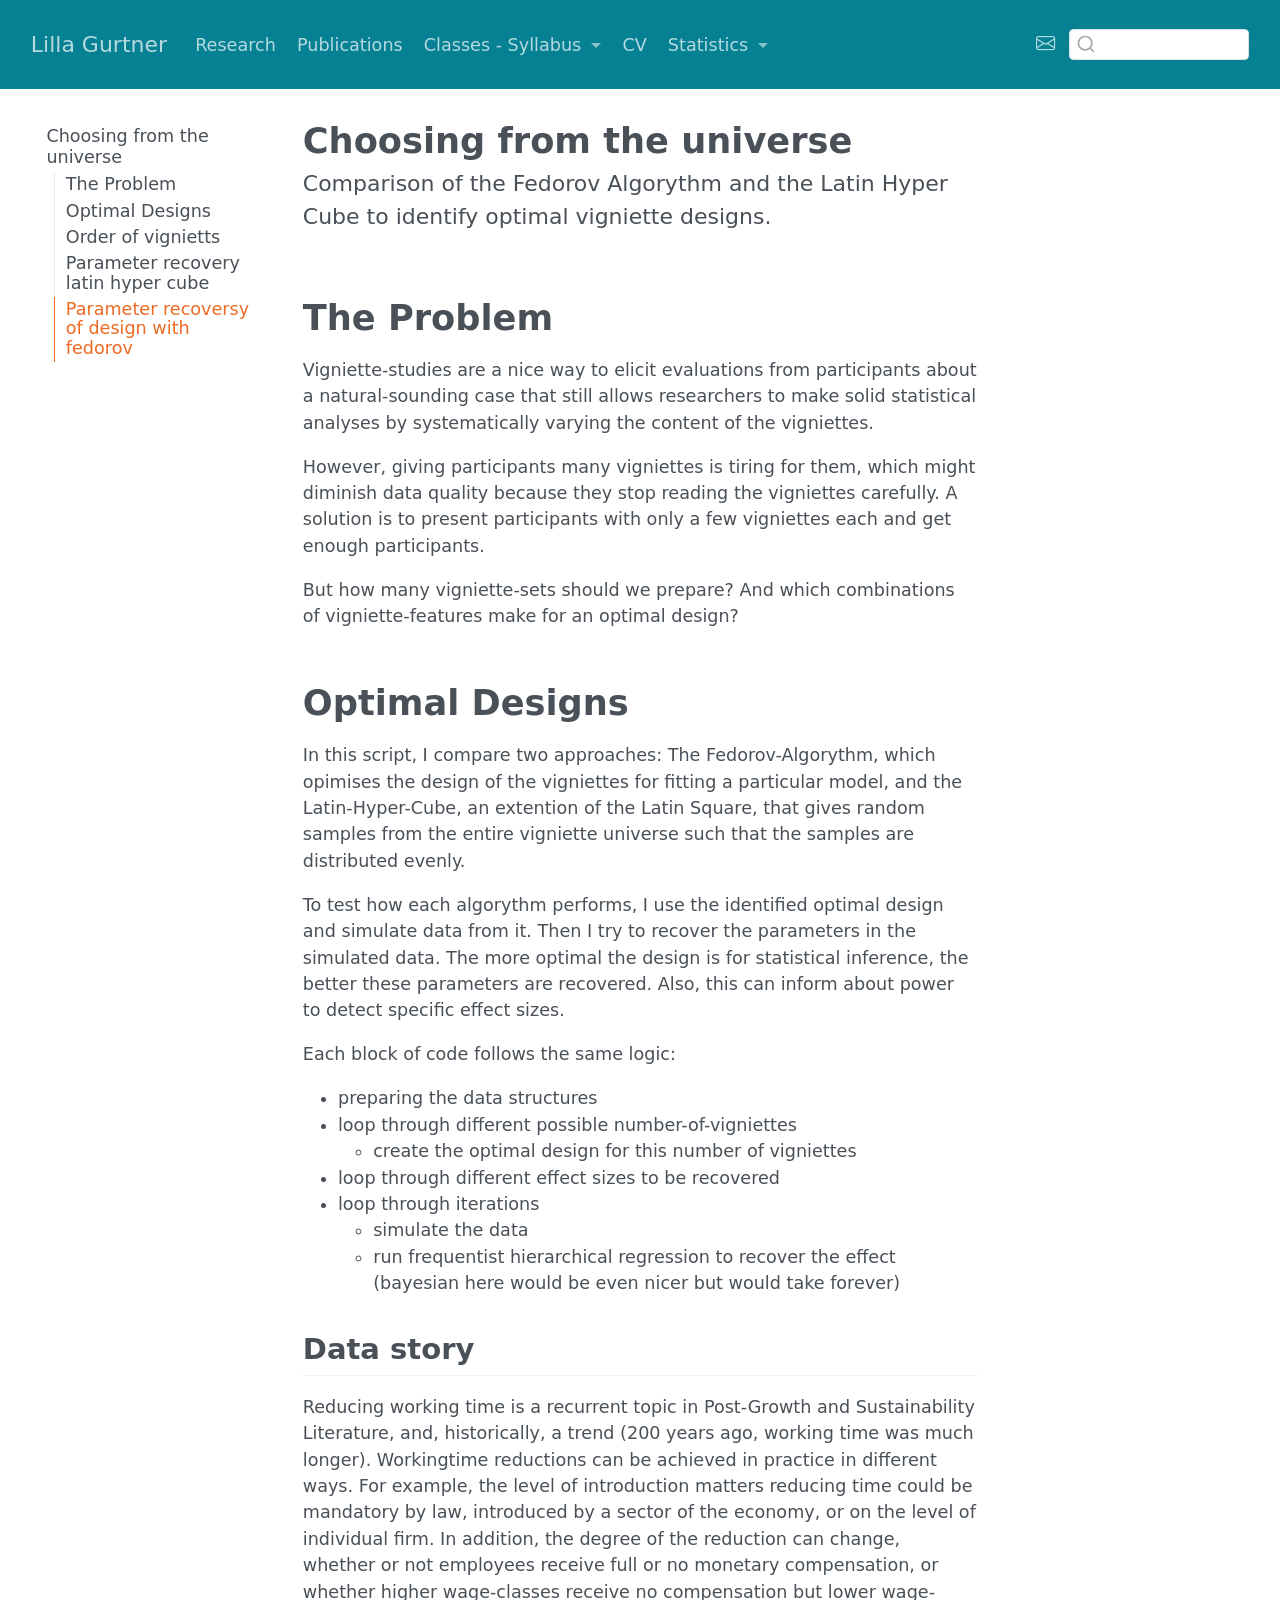
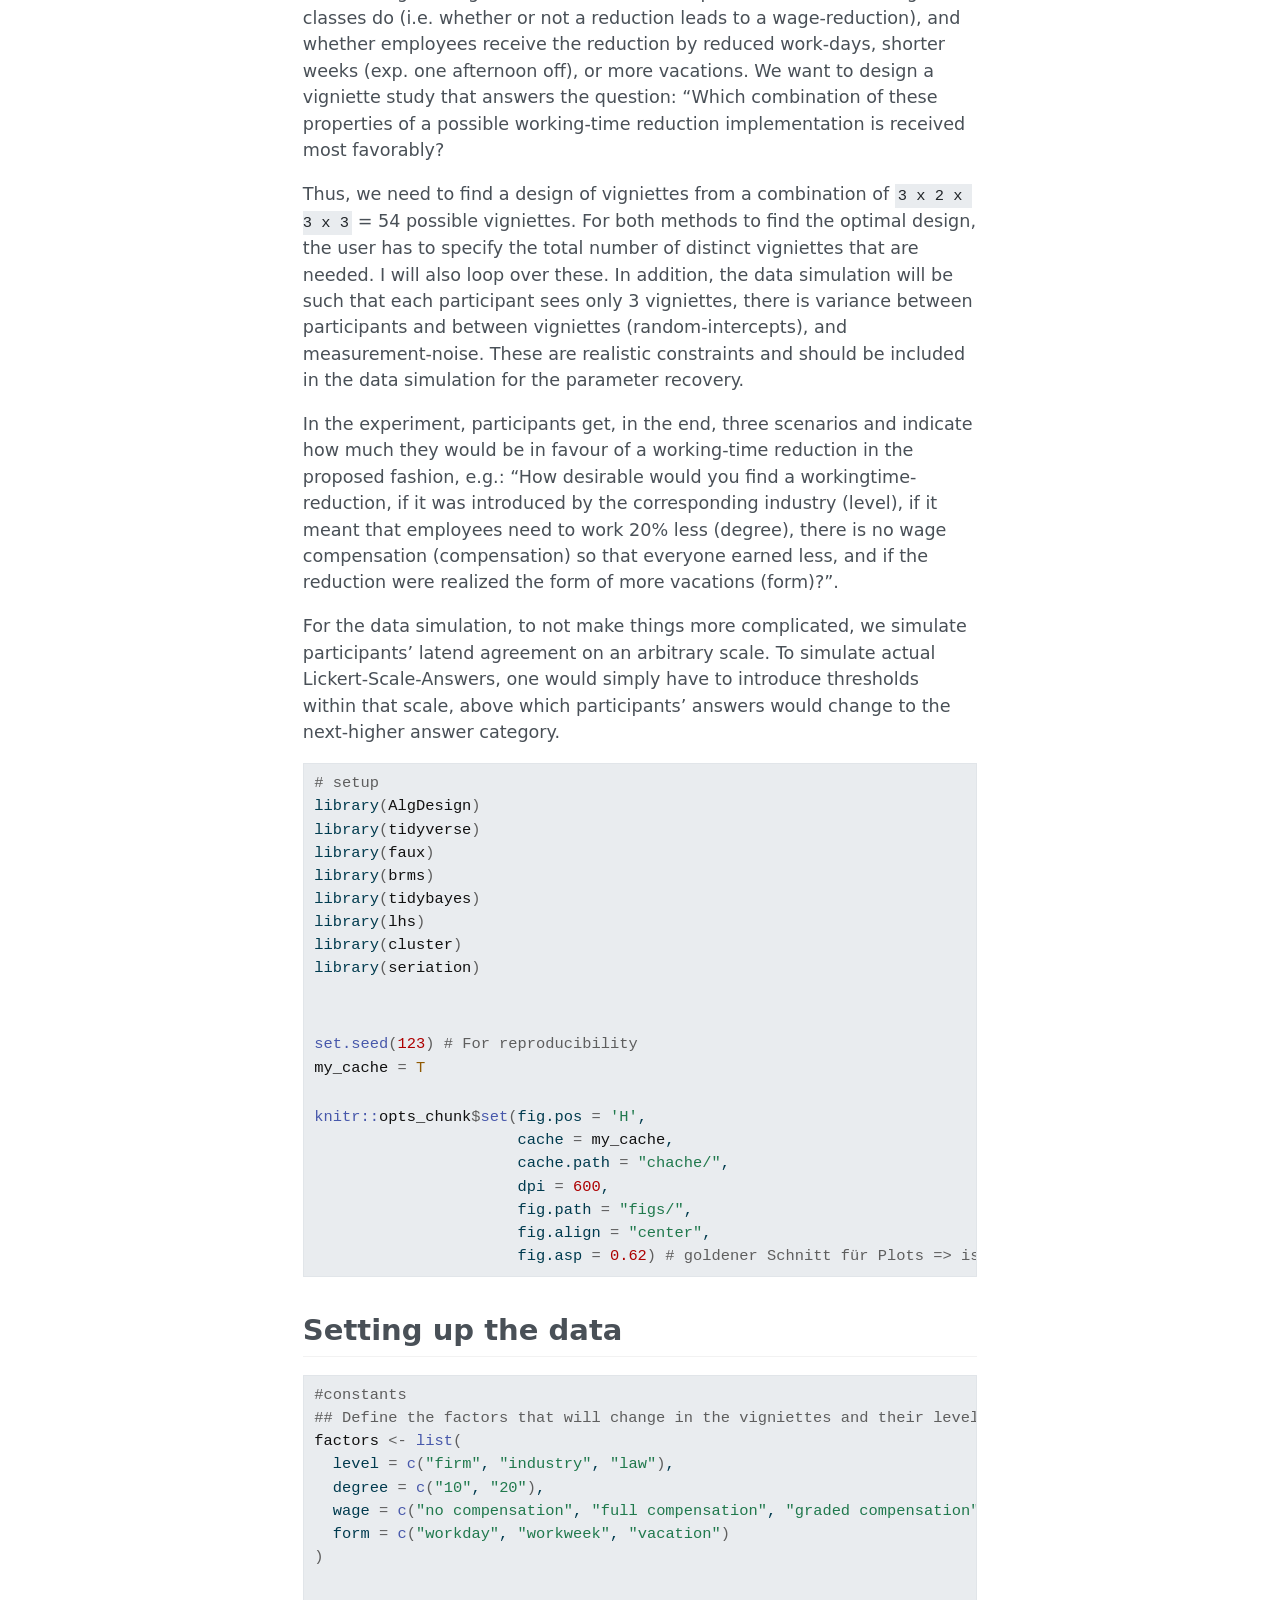
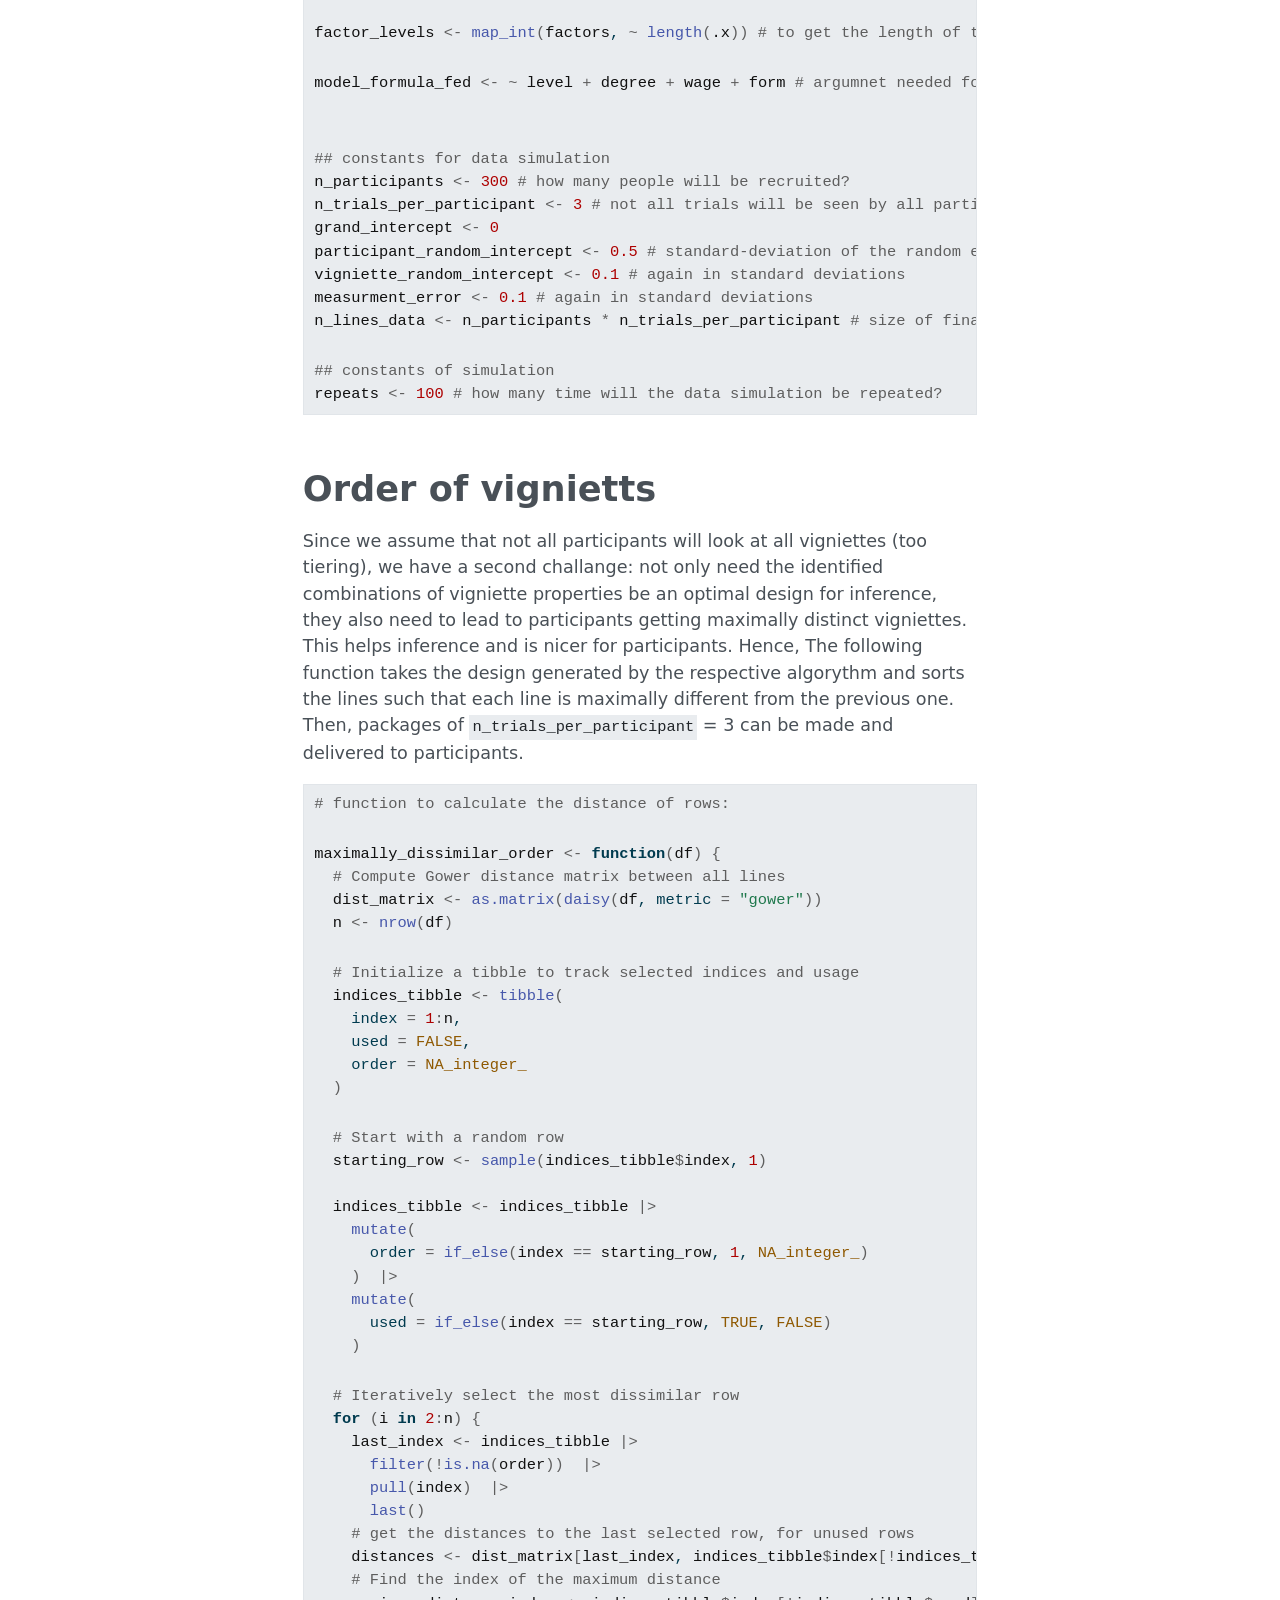
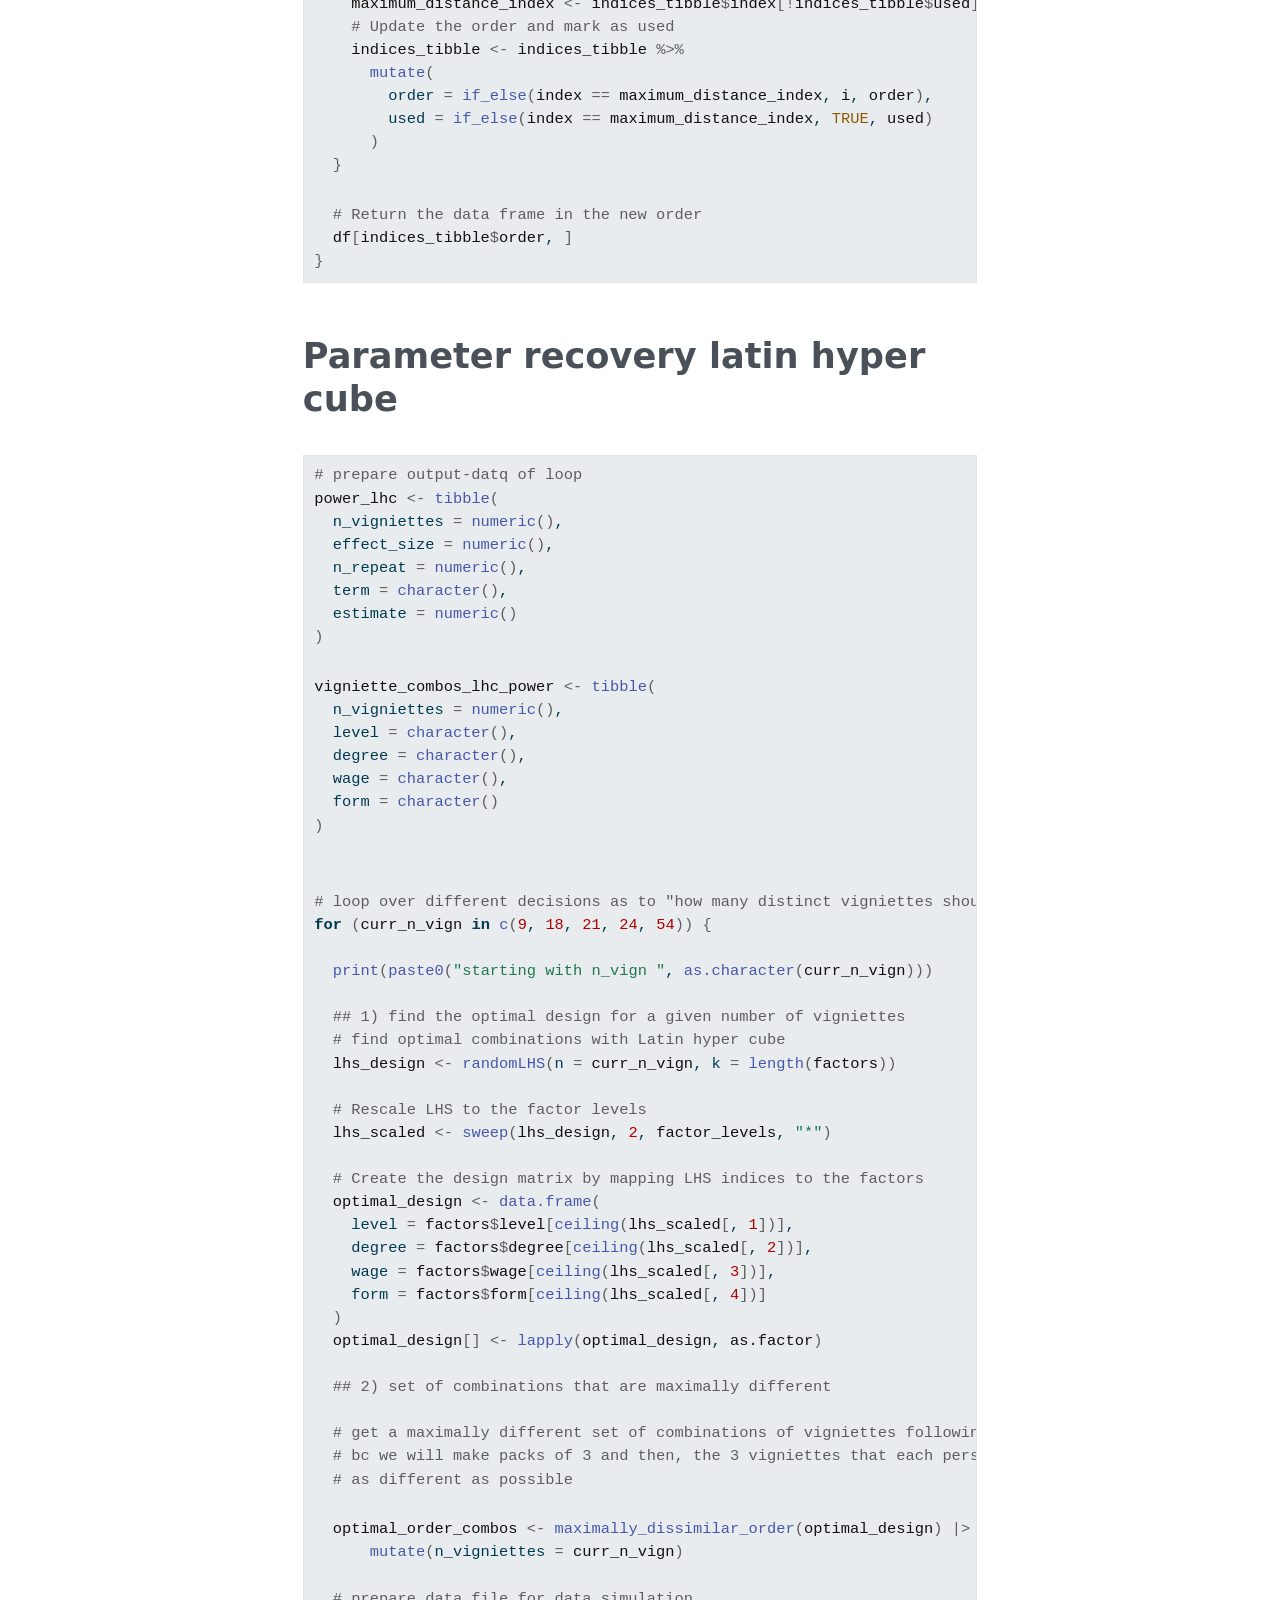
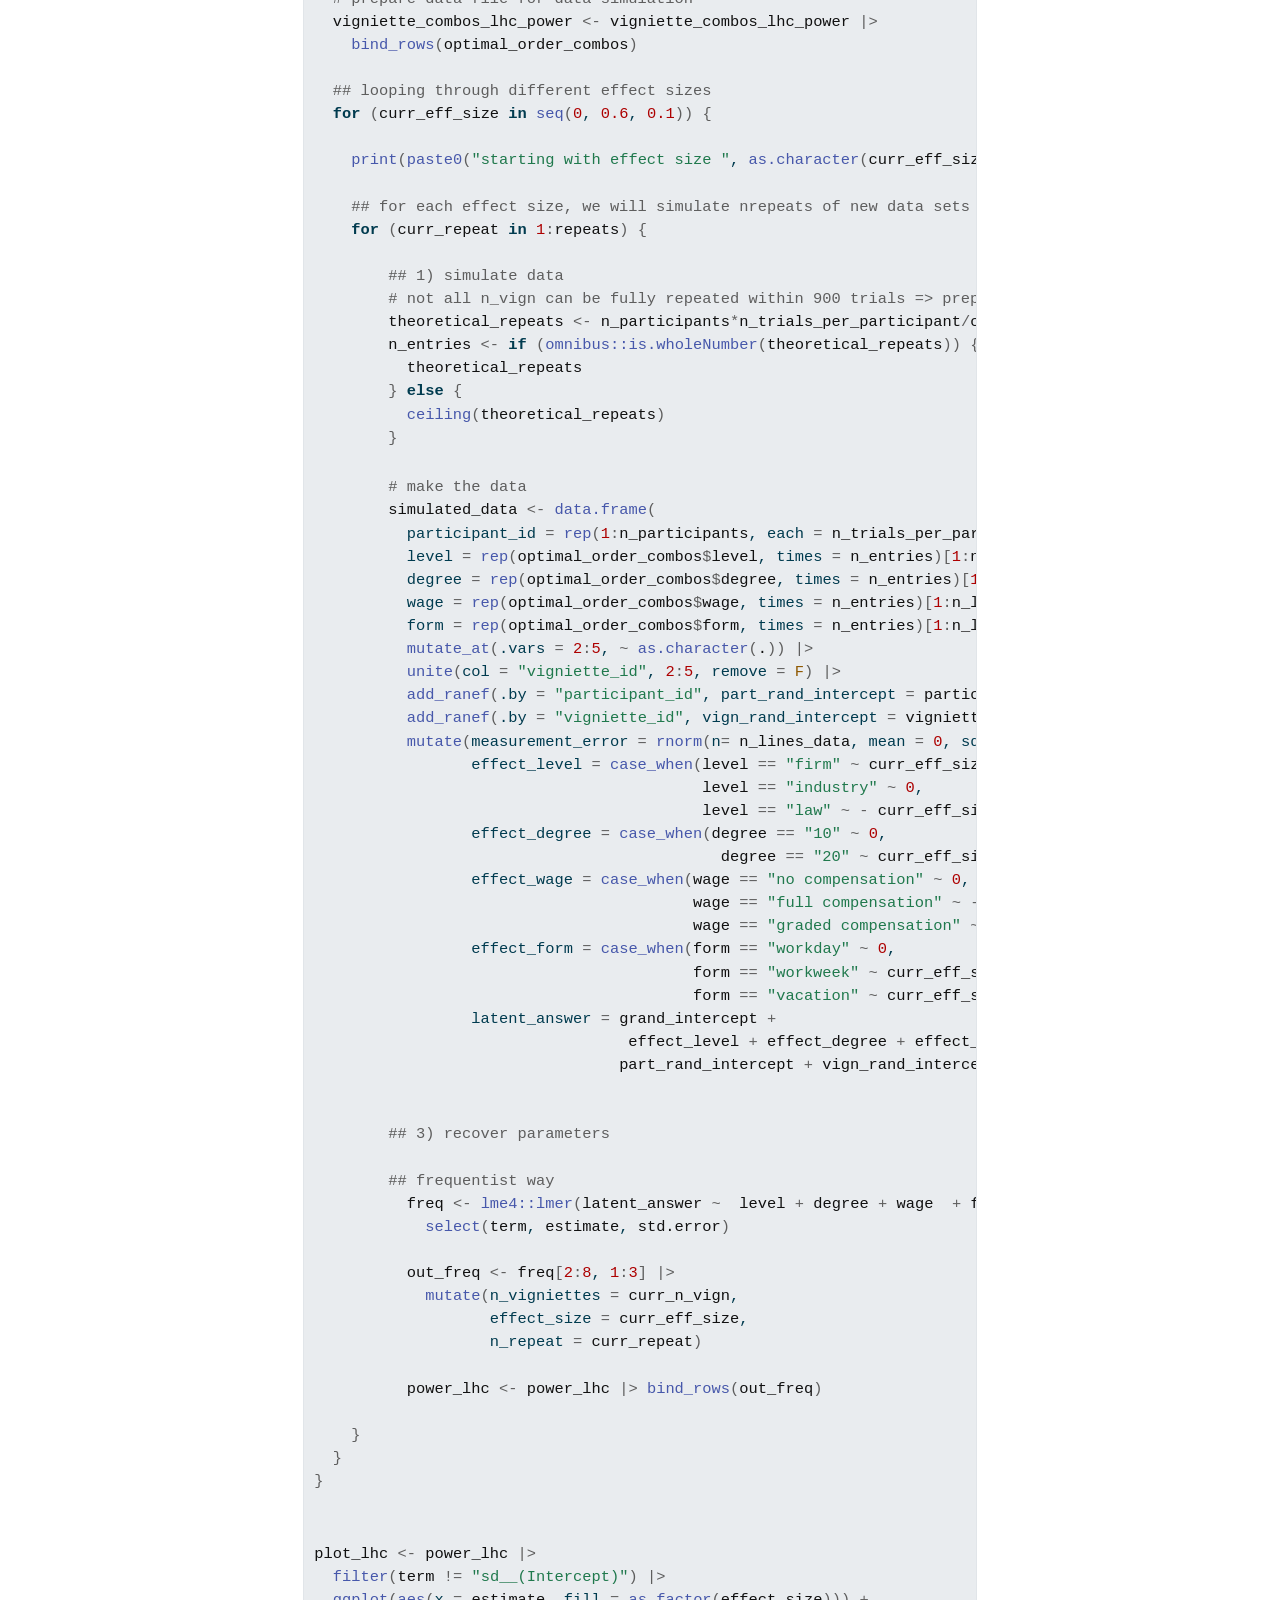
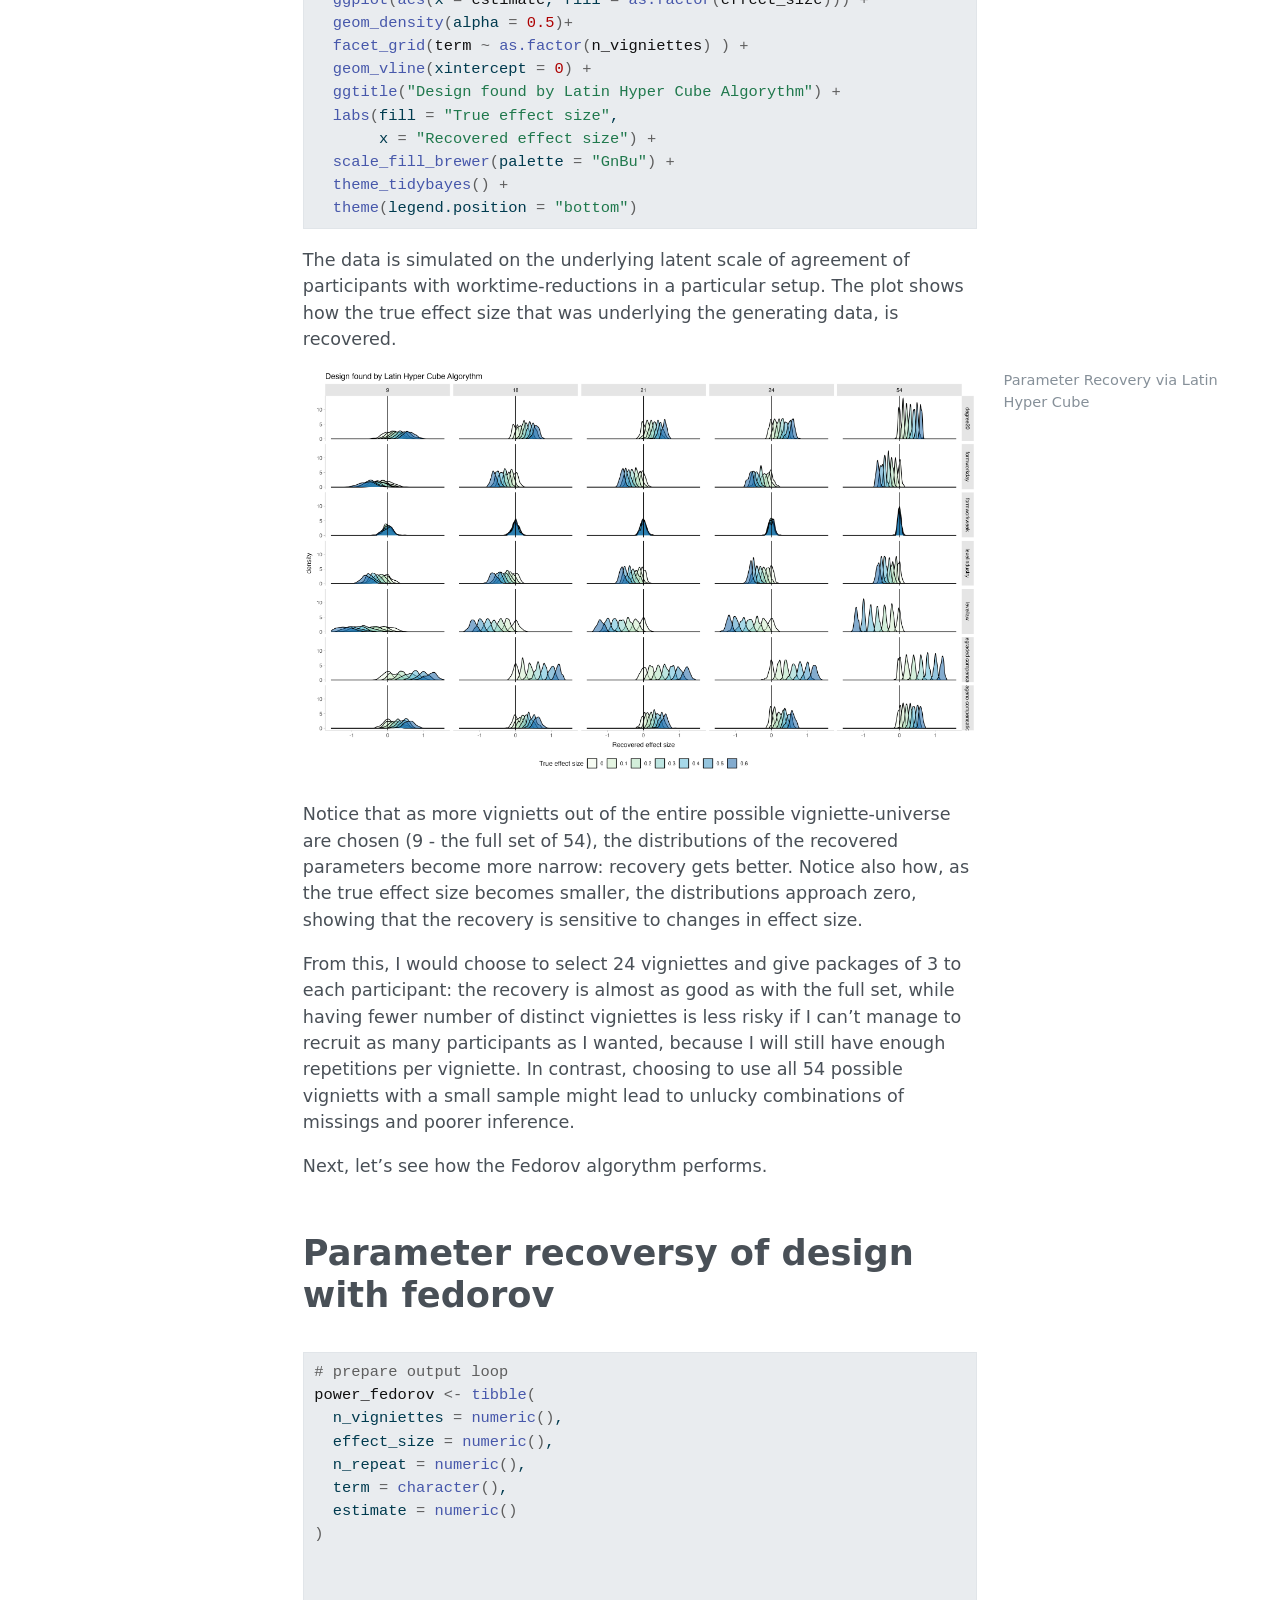
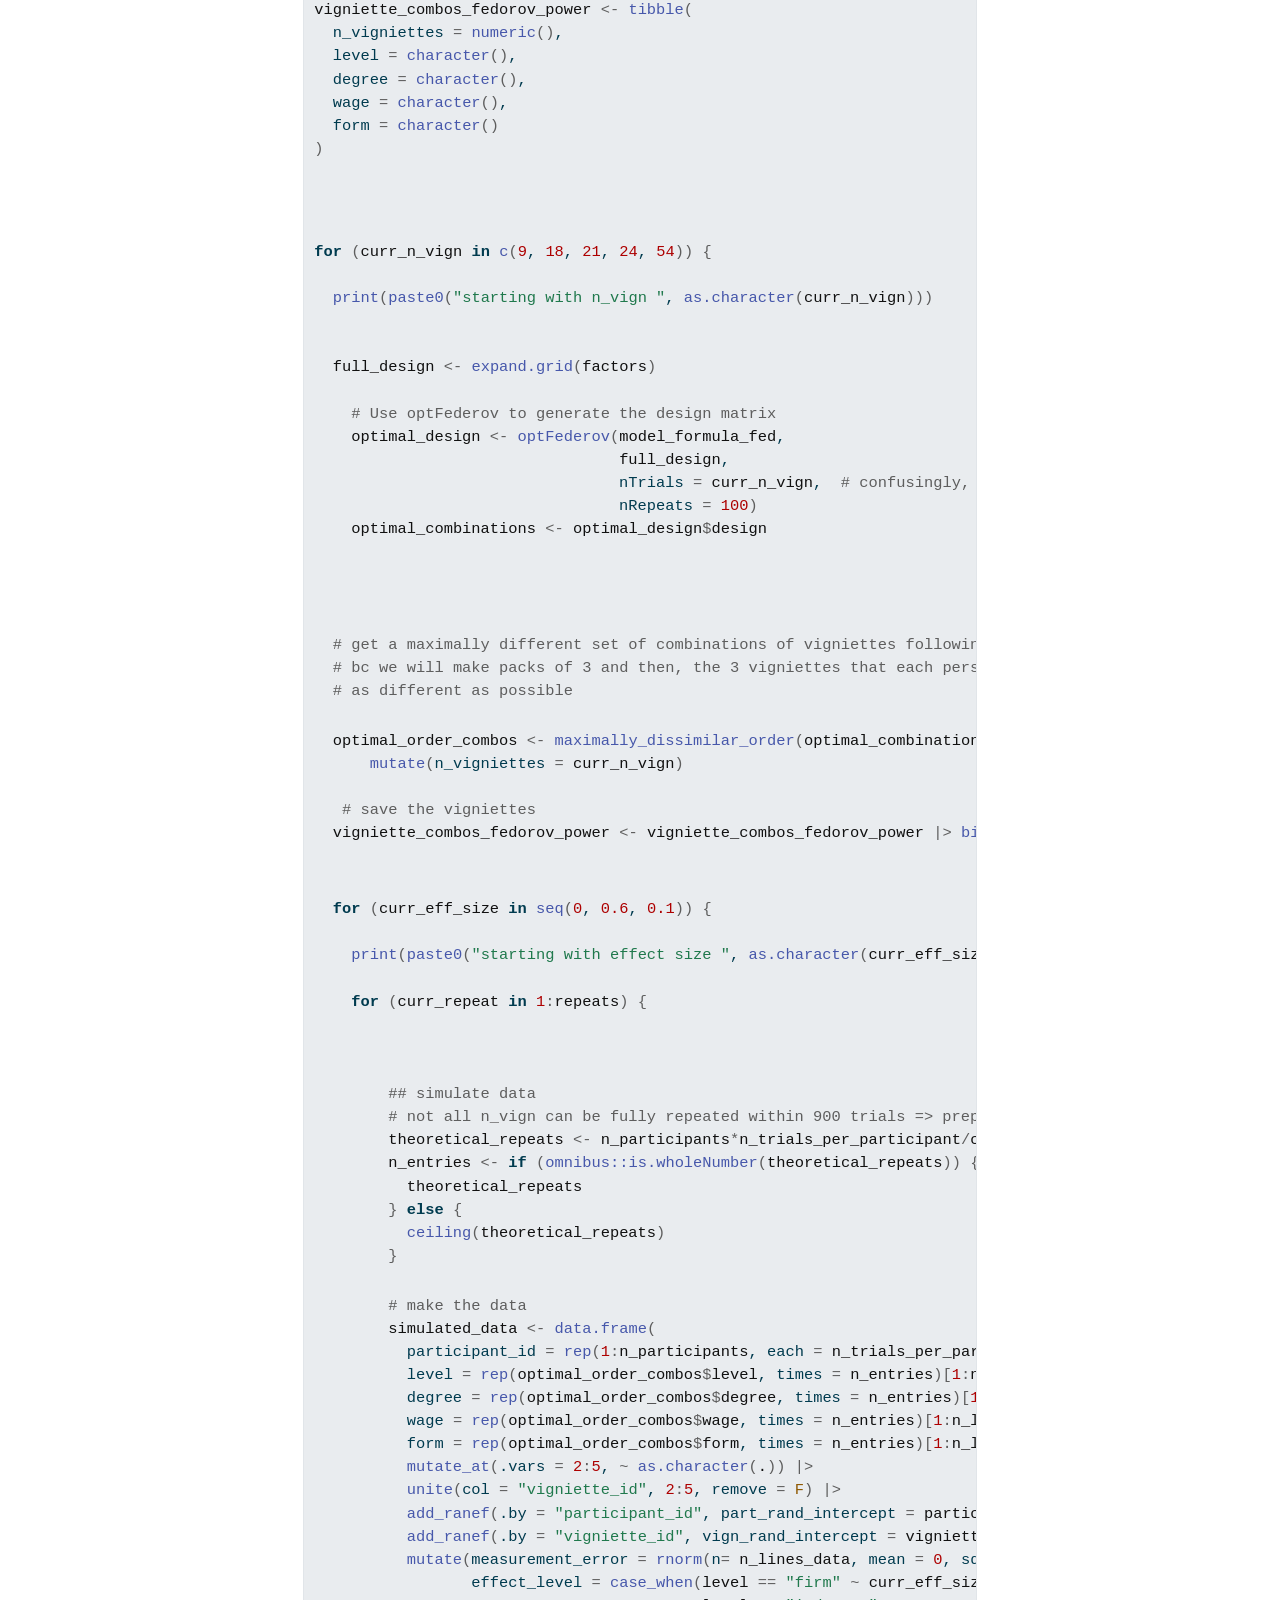
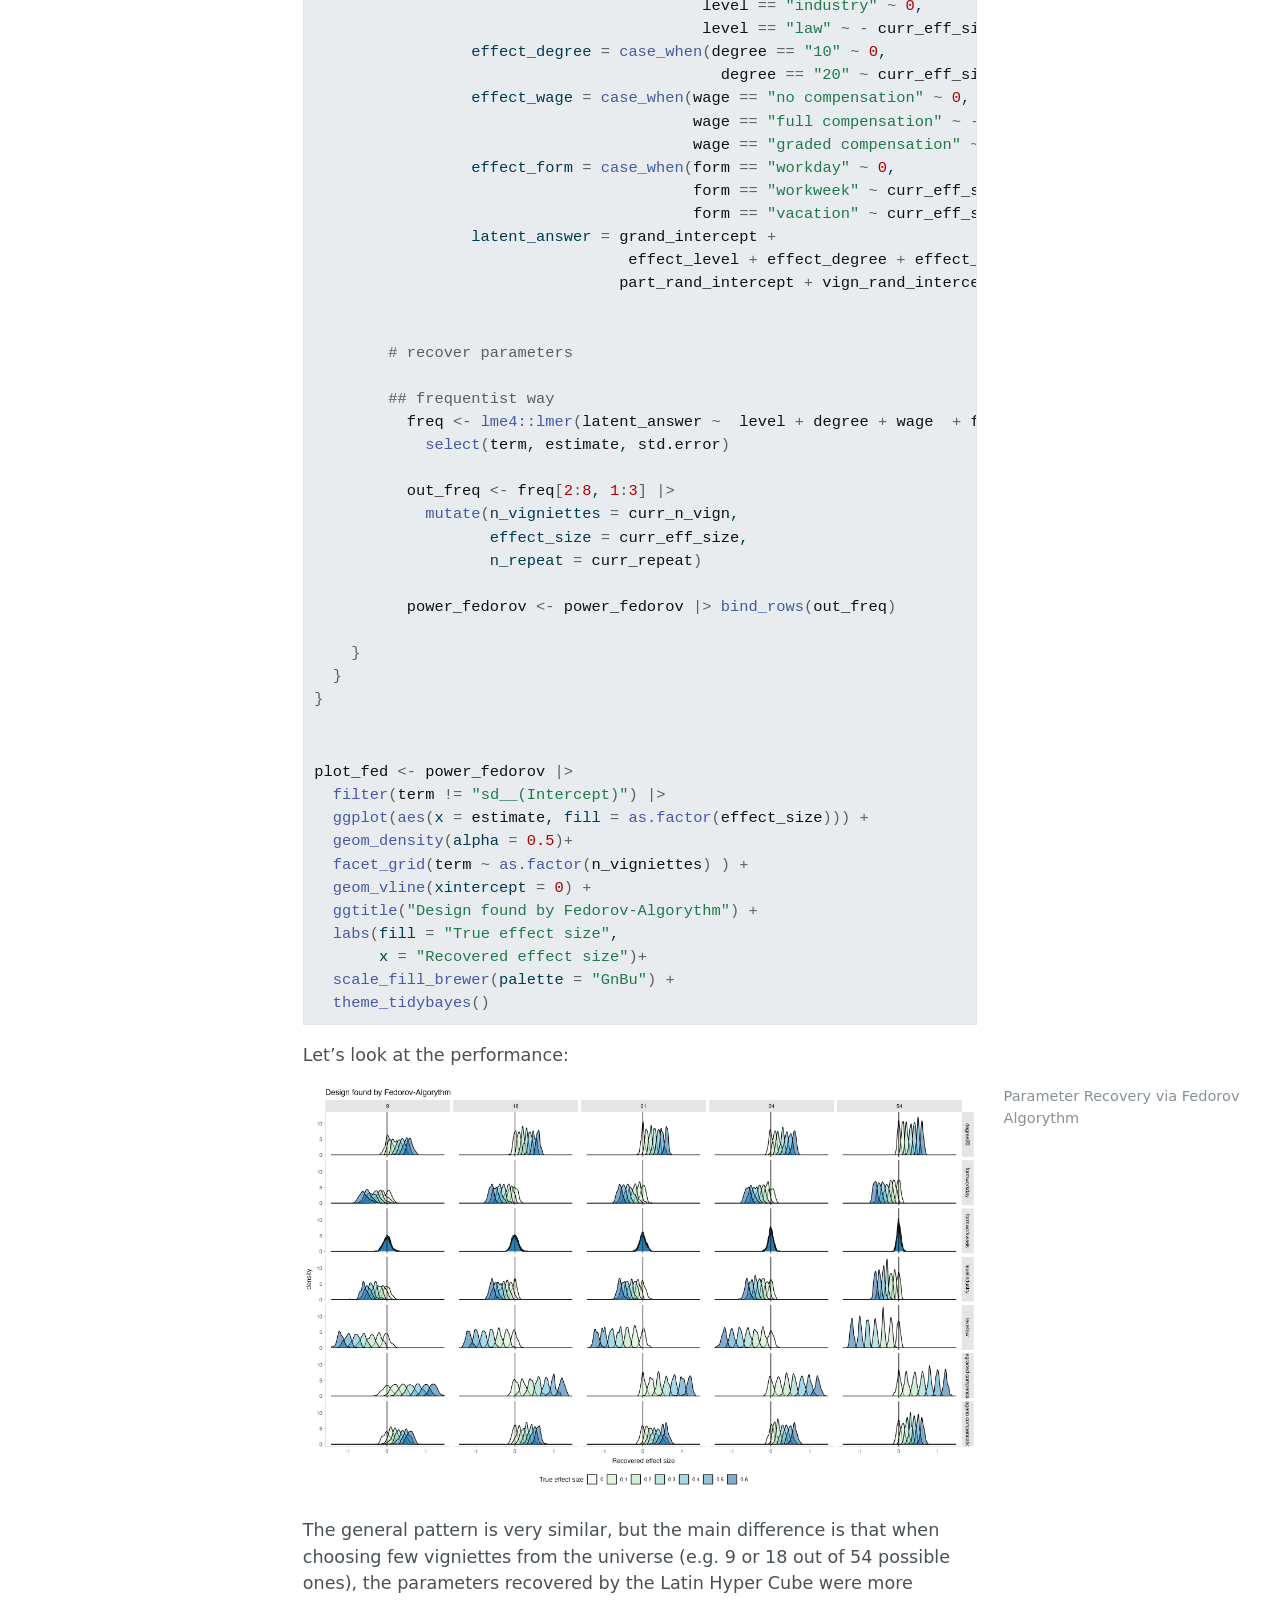
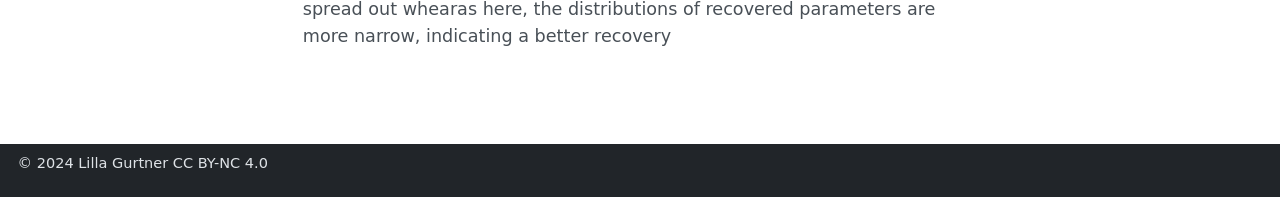
<file: docs/optimal_vigniettes/index_optimal_vigniettes.html>
<!DOCTYPE html>
<html xmlns="http://www.w3.org/1999/xhtml" lang="en" xml:lang="en"><head>
<meta http-equiv="Content-Type" content="text/html; charset=UTF-8">
<meta charset="utf-8">
<meta name="generator" content="quarto-1.9.37">
<meta name="viewport" content="width=device-width, initial-scale=1.0, user-scalable=yes">
<title>Choosing from the universe – Lilla Gurtner</title>
<style>
/* Default styles provided by pandoc.
** See https://pandoc.org/MANUAL.html#variables-for-html for config info.
*/
code{white-space: pre-wrap;}
span.smallcaps{font-variant: small-caps;}
div.columns{display: flex; gap: min(4vw, 1.5em);}
div.column{flex: auto; overflow-x: auto;}
div.hanging-indent{margin-left: 1.5em; text-indent: -1.5em;}
ul.task-list{list-style: none;}
ul.task-list li input[type="checkbox"] {
  width: 0.8em;
  margin: 0 0.8em 0.2em -1em; /* quarto-specific, see https://github.com/quarto-dev/quarto-cli/issues/4556 */ 
  vertical-align: middle;
}
/* CSS for syntax highlighting */
html { -webkit-text-size-adjust: 100%; }
pre > code.sourceCode { white-space: pre; position: relative; }
pre > code.sourceCode > span { display: inline-block; line-height: 1.25; }
pre > code.sourceCode > span:empty { height: 1.2em; }
.sourceCode { overflow: visible; }
code.sourceCode > span { color: inherit; text-decoration: inherit; }
div.sourceCode { margin: 1em 0; }
pre.sourceCode { margin: 0; }
@media screen {
div.sourceCode { overflow: auto; }
}
@media print {
pre > code.sourceCode { white-space: pre-wrap; }
pre > code.sourceCode > span { text-indent: -5em; padding-left: 5em; }
}
pre.numberSource code
  { counter-reset: source-line 0; }
pre.numberSource code > span
  { position: relative; left: -4em; counter-increment: source-line; }
pre.numberSource code > span > a:first-child::before
  { content: counter(source-line);
    position: relative; left: -1em; text-align: right; vertical-align: baseline;
    border: none; display: inline-block;
    -webkit-touch-callout: none; -webkit-user-select: none;
    -khtml-user-select: none; -moz-user-select: none;
    -ms-user-select: none; user-select: none;
    padding: 0 4px; width: 4em;
  }
pre.numberSource { margin-left: 3em;  padding-left: 4px; }
div.sourceCode
  {   }
@media screen {
pre > code.sourceCode > span > a:first-child::before { text-decoration: underline; }
}
</style>

<script src="../site_libs/quarto-nav/quarto-nav.js"></script>
<script src="../site_libs/clipboard/clipboard.min.js"></script>
<script src="../site_libs/quarto-search/autocomplete.umd.js"></script>
<script src="../site_libs/quarto-search/fuse.min.js"></script>
<script src="../site_libs/quarto-search/quarto-search.js"></script>
<meta name="quarto:offset" content="../">
<script src="../site_libs/quarto-html/quarto.js" type="module"></script>
<script src="../site_libs/quarto-html/tabsets/tabsets.js" type="module"></script>
<script src="../site_libs/quarto-html/popper.min.js"></script>
<script src="../site_libs/quarto-html/tippy.umd.min.js"></script>
<script src="../site_libs/quarto-html/anchor.min.js"></script>
<link href="../site_libs/quarto-html/tippy.css" rel="stylesheet">
<link href="../site_libs/quarto-html/quarto-syntax-highlighting-7f8f88aac4f3542376d5c11b86a4c14d.css" rel="stylesheet" id="quarto-text-highlighting-styles">
<script src="../site_libs/bootstrap/bootstrap.min.js"></script>
<link href="../site_libs/bootstrap/bootstrap-icons.css" rel="stylesheet">
<link href="../site_libs/bootstrap/bootstrap-db49e53ea84c5c6f29d0102649885da3.min.css" rel="stylesheet" append-hash="true" id="quarto-bootstrap" data-mode="light"><script id="quarto-search-options" type="application/json">{
  "location": "navbar",
  "copy-button": false,
  "collapse-after": 3,
  "panel-placement": "end",
  "type": "textbox",
  "limit": 50,
  "keyboard-shortcut": [
    "f",
    "/",
    "s"
  ],
  "language": {
    "search-no-results-text": "No results",
    "search-matching-documents-text": "matching documents",
    "search-copy-link-title": "Copy link to search",
    "search-hide-matches-text": "Hide additional matches",
    "search-more-match-text": "more match in this document",
    "search-more-matches-text": "more matches in this document",
    "search-clear-button-title": "Clear",
    "search-text-placeholder": "",
    "search-detached-cancel-button-title": "Cancel",
    "search-submit-button-title": "Submit",
    "search-label": "Search"
  }
}</script>
</head>
<body class="floating nav-fixed slimcontent quarto-light">

<div id="quarto-search-results"></div>
  <header id="quarto-header" class="headroom fixed-top"><nav class="navbar navbar-expand-lg " data-bs-theme="dark"><div class="navbar-container container-fluid">
      <div class="navbar-brand-container mx-auto">
    <a class="navbar-brand" href="../index.html">
    <span class="navbar-title">Lilla Gurtner</span>
    </a>
  </div>
            <div id="quarto-search" class="" title="Search"></div>
          <button class="navbar-toggler" type="button" data-bs-toggle="collapse" data-bs-target="#navbarCollapse" aria-controls="navbarCollapse" role="menu" aria-expanded="false" aria-label="Toggle navigation" onclick="if (window.quartoToggleHeadroom) { window.quartoToggleHeadroom(); }">
  <span class="navbar-toggler-icon"></span>
</button>
          <div class="collapse navbar-collapse" id="navbarCollapse">
            <ul class="navbar-nav navbar-nav-scroll me-auto">
<li class="nav-item">
    <a class="nav-link" href="../research/index_research.html"> 
<span class="menu-text">Research</span></a>
  </li>  
  <li class="nav-item">
    <a class="nav-link" href="../publications/index_pub.html"> 
<span class="menu-text">Publications</span></a>
  </li>  
  <li class="nav-item dropdown ">
    <a class="nav-link dropdown-toggle" href="#" id="nav-menu-classes---syllabus" role="link" data-bs-toggle="dropdown" aria-expanded="false">
 <span class="menu-text">Classes - Syllabus</span>
    </a>
    <ul class="dropdown-menu" aria-labelledby="nav-menu-classes---syllabus">
<li>
    <a class="dropdown-item" href="../classes/Data_literacy/index_data_lit.html">
 <span class="dropdown-text">Data literacy</span></a>
  </li>  
        <li>
    <a class="dropdown-item" href="../classes/SustainabANDpsy/Syllabus_Psychology_Sustainability.html">
 <span class="dropdown-text">Psychology and Sustainability</span></a>
  </li>  
        <li>
    <a class="dropdown-item" href="../classes/fake-news-game/fake-news-game.html">
 <span class="dropdown-text">Fake-news Game</span></a>
  </li>  
    </ul>
</li>
  <li class="nav-item">
    <a class="nav-link" href="../cv/index_cv.html"> 
<span class="menu-text">CV</span></a>
  </li>  
  <li class="nav-item dropdown ">
    <a class="nav-link dropdown-toggle" href="#" id="nav-menu-statistics" role="link" data-bs-toggle="dropdown" aria-expanded="false">
 <span class="menu-text">Statistics</span>
    </a>
    <ul class="dropdown-menu" aria-labelledby="nav-menu-statistics">
<li>
    <a class="dropdown-item" href="../link_functions/index_linkfun.html">
 <span class="dropdown-text">Fun with linkfunctions</span></a>
  </li>  
        <li>
    <a class="dropdown-item" href="../optimal_vigniettes/index_optimal_vigniettes.html">
 <span class="dropdown-text">Optimal vigniettes</span></a>
  </li>  
    </ul>
</li>
</ul>
<ul class="navbar-nav navbar-nav-scroll ms-auto">
<li class="nav-item compact">
    <a class="nav-link" href="mailto:lilla.gurtner2@unibe.ch"> <i class="bi bi-envelope" role="img" aria-label="email">
</i> 
<span class="menu-text"></span></a>
  </li>  
</ul>
</div> <!-- /navcollapse -->
            <div class="quarto-navbar-tools">
</div>
      </div> <!-- /container-fluid -->
    </nav></header><!-- content --><div id="quarto-content" class="quarto-container page-columns page-rows-contents page-layout-article page-navbar">
<!-- sidebar -->
  <nav id="quarto-sidebar" class="sidebar collapse collapse-horizontal quarto-sidebar-collapse-item sidebar-navigation floating overflow-auto"><nav id="TOC" role="doc-toc" class="toc-active"><h2 id="toc-title">Choosing from the universe</h2>
   
  <ul>
<li><a href="#the-problem" id="toc-the-problem" class="nav-link active" data-scroll-target="#the-problem">The Problem</a></li>
  <li>
<a href="#optimal-designs" id="toc-optimal-designs" class="nav-link" data-scroll-target="#optimal-designs">Optimal Designs</a>
  <ul class="collapse">
<li><a href="#data-story" id="toc-data-story" class="nav-link" data-scroll-target="#data-story">Data story</a></li>
  <li><a href="#setting-up-the-data" id="toc-setting-up-the-data" class="nav-link" data-scroll-target="#setting-up-the-data">Setting up the data</a></li>
  </ul>
</li>
  <li><a href="#order-of-vignietts" id="toc-order-of-vignietts" class="nav-link" data-scroll-target="#order-of-vignietts">Order of vignietts</a></li>
  <li><a href="#parameter-recovery-latin-hyper-cube" id="toc-parameter-recovery-latin-hyper-cube" class="nav-link" data-scroll-target="#parameter-recovery-latin-hyper-cube">Parameter recovery latin hyper cube</a></li>
  <li><a href="#parameter-recoversy-of-design-with-fedorov" id="toc-parameter-recoversy-of-design-with-fedorov" class="nav-link" data-scroll-target="#parameter-recoversy-of-design-with-fedorov">Parameter recoversy of design with fedorov</a></li>
  </ul></nav>
</nav><div id="quarto-sidebar-glass" class="quarto-sidebar-collapse-item" data-bs-toggle="collapse" data-bs-target=".quarto-sidebar-collapse-item"></div>
<!-- margin-sidebar -->
    <div id="quarto-margin-sidebar" class="sidebar margin-sidebar zindex-bottom">
    </div>
<!-- main -->
<main class="content page-columns page-full" id="quarto-document-content"><header id="title-block-header" class="quarto-title-block default"><div class="quarto-title">
<h1 class="title">Choosing from the universe</h1>
<p class="subtitle lead">Comparison of the Fedorov Algorythm and the Latin Hyper Cube to identify optimal vigniette designs.</p>
</div>



<div class="quarto-title-meta">

    
  
    
  </div>
  


</header><section id="the-problem" class="level1"><h1>The Problem</h1>
<p>Vigniette-studies are a nice way to elicit evaluations from participants about a natural-sounding case that still allows researchers to make solid statistical analyses by systematically varying the content of the vigniettes.</p>
<p>However, giving participants many vigniettes is tiring for them, which might diminish data quality because they stop reading the vigniettes carefully. A solution is to present participants with only a few vigniettes each and get enough participants.</p>
<p>But how many vigniette-sets should we prepare? And which combinations of vigniette-features make for an optimal design?</p>
</section><section id="optimal-designs" class="level1"><h1>Optimal Designs</h1>
<p>In this script, I compare two approaches: The Fedorov-Algorythm, which opimises the design of the vigniettes for fitting a particular model, and the Latin-Hyper-Cube, an extention of the Latin Square, that gives random samples from the entire vigniette universe such that the samples are distributed evenly.</p>
<p>To test how each algorythm performs, I use the identified optimal design and simulate data from it. Then I try to recover the parameters in the simulated data. The more optimal the design is for statistical inference, the better these parameters are recovered. Also, this can inform about power to detect specific effect sizes.</p>
<p>Each block of code follows the same logic:</p>
<ul>
<li>preparing the data structures</li>
<li>loop through different possible number-of-vigniettes
<ul>
<li>create the optimal design for this number of vigniettes</li>
</ul>
</li>
<li>loop through different effect sizes to be recovered</li>
<li>loop through iterations
<ul>
<li>simulate the data</li>
<li>run frequentist hierarchical regression to recover the effect (bayesian here would be even nicer but would take forever)</li>
</ul>
</li>
</ul>
<section id="data-story" class="level2"><h2 class="anchored" data-anchor-id="data-story">Data story</h2>
<p>Reducing working time is a recurrent topic in Post-Growth and Sustainability Literature, and, historically, a trend (200 years ago, working time was much longer). Workingtime reductions can be achieved in practice in different ways. For example, the level of introduction matters reducing time could be mandatory by law, introduced by a sector of the economy, or on the level of individual firm. In addition, the degree of the reduction can change, whether or not employees receive full or no monetary compensation, or whether higher wage-classes receive no compensation but lower wage-classes do (i.e.&nbsp;whether or not a reduction leads to a wage-reduction), and whether employees receive the reduction by reduced work-days, shorter weeks (exp. one afternoon off), or more vacations. We want to design a vigniette study that answers the question: “Which combination of these properties of a possible working-time reduction implementation is received most favorably?</p>
<p>Thus, we need to find a design of vigniettes from a combination of <code>3 x 2 x 3 x 3</code> = 54 possible vigniettes. For both methods to find the optimal design, the user has to specify the total number of distinct vigniettes that are needed. I will also loop over these. In addition, the data simulation will be such that each participant sees only 3 vigniettes, there is variance between participants and between vigniettes (random-intercepts), and measurement-noise. These are realistic constraints and should be included in the data simulation for the parameter recovery.</p>
<p>In the experiment, participants get, in the end, three scenarios and indicate how much they would be in favour of a working-time reduction in the proposed fashion, e.g.: “How desirable would you find a workingtime-reduction, if it was introduced by the corresponding industry (level), if it meant that employees need to work 20% less (degree), there is no wage compensation (compensation) so that everyone earned less, and if the reduction were realized the form of more vacations (form)?”.</p>
<p>For the data simulation, to not make things more complicated, we simulate participants’ latend agreement on an arbitrary scale. To simulate actual Lickert-Scale-Answers, one would simply have to introduce thresholds within that scale, above which participants’ answers would change to the next-higher answer category.</p>
<div class="cell">
<div class="code-copy-outer-scaffold"><div class="sourceCode" id="cb1"><pre class="downlit sourceCode r code-with-copy"><code class="sourceCode R"><span><span class="co"># setup</span></span>
<span><span class="kw"><a href="https://rdrr.io/r/base/library.html">library</a></span><span class="op">(</span><span class="va"><a href="https://github.com/jvbraun/AlgDesign">AlgDesign</a></span><span class="op">)</span></span>
<span><span class="kw"><a href="https://rdrr.io/r/base/library.html">library</a></span><span class="op">(</span><span class="va"><a href="https://tidyverse.tidyverse.org">tidyverse</a></span><span class="op">)</span></span>
<span><span class="kw"><a href="https://rdrr.io/r/base/library.html">library</a></span><span class="op">(</span><span class="va"><a href="https://github.com/debruine/faux">faux</a></span><span class="op">)</span></span>
<span><span class="kw"><a href="https://rdrr.io/r/base/library.html">library</a></span><span class="op">(</span><span class="va"><a href="https://github.com/paul-buerkner/brms">brms</a></span><span class="op">)</span></span>
<span><span class="kw"><a href="https://rdrr.io/r/base/library.html">library</a></span><span class="op">(</span><span class="va"><a href="https://mjskay.github.io/tidybayes/">tidybayes</a></span><span class="op">)</span></span>
<span><span class="kw"><a href="https://rdrr.io/r/base/library.html">library</a></span><span class="op">(</span><span class="va"><a href="https://github.com/bertcarnell/lhs">lhs</a></span><span class="op">)</span>  </span>
<span><span class="kw"><a href="https://rdrr.io/r/base/library.html">library</a></span><span class="op">(</span><span class="va"><a href="https://svn.r-project.org/R-packages/trunk/cluster/">cluster</a></span><span class="op">)</span></span>
<span><span class="kw"><a href="https://rdrr.io/r/base/library.html">library</a></span><span class="op">(</span><span class="va"><a href="https://github.com/mhahsler/seriation">seriation</a></span><span class="op">)</span></span>
<span></span>
<span></span>
<span><span class="fu"><a href="https://rdrr.io/r/base/Random.html">set.seed</a></span><span class="op">(</span><span class="fl">123</span><span class="op">)</span> <span class="co"># For reproducibility</span></span>
<span><span class="va">my_cache</span> <span class="op">=</span> <span class="cn">T</span></span>
<span></span>
<span><span class="fu">knitr</span><span class="fu">::</span><span class="va"><a href="https://rdrr.io/pkg/knitr/man/opts_chunk.html">opts_chunk</a></span><span class="op">$</span><span class="fu">set</span><span class="op">(</span>fig.pos <span class="op">=</span> <span class="st">'H'</span>,</span>
<span>                      cache <span class="op">=</span> <span class="va">my_cache</span>,</span>
<span>                      cache.path <span class="op">=</span> <span class="st">"chache/"</span>,</span>
<span>                      dpi <span class="op">=</span> <span class="fl">600</span>,</span>
<span>                      fig.path <span class="op">=</span> <span class="st">"figs/"</span>,</span>
<span>                      fig.align <span class="op">=</span> <span class="st">"center"</span>, </span>
<span>                      fig.asp <span class="op">=</span> <span class="fl">0.62</span><span class="op">)</span> <span class="co"># goldener Schnitt für Plots =&gt; ist schöner</span></span></code></pre></div><button title="Copy to Clipboard" class="code-copy-button"><i class="bi"></i></button></div>
</div>
</section><section id="setting-up-the-data" class="level2"><h2 class="anchored" data-anchor-id="setting-up-the-data">Setting up the data</h2>
<div class="cell">
<div class="code-copy-outer-scaffold"><div class="sourceCode" id="cb2"><pre class="downlit sourceCode r code-with-copy"><code class="sourceCode R"><span><span class="co">#constants</span></span>
<span><span class="co">## Define the factors that will change in the vigniettes and their levels</span></span>
<span><span class="va">factors</span> <span class="op">&lt;-</span> <span class="fu"><a href="https://rdrr.io/r/base/list.html">list</a></span><span class="op">(</span></span>
<span>  level <span class="op">=</span> <span class="fu"><a href="https://rdrr.io/r/base/c.html">c</a></span><span class="op">(</span><span class="st">"firm"</span>, <span class="st">"industry"</span>, <span class="st">"law"</span><span class="op">)</span>,</span>
<span>  degree <span class="op">=</span> <span class="fu"><a href="https://rdrr.io/r/base/c.html">c</a></span><span class="op">(</span><span class="st">"10"</span>, <span class="st">"20"</span><span class="op">)</span>,</span>
<span>  wage <span class="op">=</span> <span class="fu"><a href="https://rdrr.io/r/base/c.html">c</a></span><span class="op">(</span><span class="st">"no compensation"</span>, <span class="st">"full compensation"</span>, <span class="st">"graded compensation"</span><span class="op">)</span>,</span>
<span>  form <span class="op">=</span> <span class="fu"><a href="https://rdrr.io/r/base/c.html">c</a></span><span class="op">(</span><span class="st">"workday"</span>, <span class="st">"workweek"</span>, <span class="st">"vacation"</span><span class="op">)</span></span>
<span><span class="op">)</span></span>
<span></span>
<span></span>
<span><span class="va">factor_levels</span> <span class="op">&lt;-</span> <span class="fu"><a href="https://purrr.tidyverse.org/reference/map.html">map_int</a></span><span class="op">(</span><span class="va">factors</span>, <span class="op">~</span> <span class="fu"><a href="https://rdrr.io/r/base/length.html">length</a></span><span class="op">(</span><span class="va">.x</span><span class="op">)</span><span class="op">)</span> <span class="co"># to get the length of the factors</span></span>
<span></span>
<span><span class="va">model_formula_fed</span> <span class="op">&lt;-</span> <span class="op">~</span> <span class="va">level</span> <span class="op">+</span> <span class="va">degree</span> <span class="op">+</span> <span class="va">wage</span> <span class="op">+</span> <span class="va">form</span> <span class="co"># argumnet needed for the Fedorov Algorythm, not the formula to generate data</span></span>
<span></span>
<span></span>
<span><span class="co">## constants for data simulation</span></span>
<span><span class="va">n_participants</span> <span class="op">&lt;-</span> <span class="fl">300</span> <span class="co"># how many people will be recruited?</span></span>
<span><span class="va">n_trials_per_participant</span> <span class="op">&lt;-</span> <span class="fl">3</span> <span class="co"># not all trials will be seen by all participants, too tiring =&gt; they don't pay attention to the details anymore</span></span>
<span><span class="va">grand_intercept</span> <span class="op">&lt;-</span> <span class="fl">0</span></span>
<span><span class="va">participant_random_intercept</span> <span class="op">&lt;-</span> <span class="fl">0.5</span> <span class="co"># standard-deviation of the random effects, i.e. random differences between participants</span></span>
<span><span class="va">vigniette_random_intercept</span> <span class="op">&lt;-</span> <span class="fl">0.1</span> <span class="co"># again in standard deviations</span></span>
<span><span class="va">measurment_error</span> <span class="op">&lt;-</span> <span class="fl">0.1</span> <span class="co"># again in standard deviations</span></span>
<span><span class="va">n_lines_data</span> <span class="op">&lt;-</span> <span class="va">n_participants</span> <span class="op">*</span> <span class="va">n_trials_per_participant</span> <span class="co"># size of final file of simulated data</span></span>
<span></span>
<span><span class="co">## constants of simulation</span></span>
<span><span class="va">repeats</span> <span class="op">&lt;-</span> <span class="fl">100</span> <span class="co"># how many time will the data simulation be repeated?</span></span></code></pre></div><button title="Copy to Clipboard" class="code-copy-button"><i class="bi"></i></button></div>
</div>
</section></section><section id="order-of-vignietts" class="level1"><h1>Order of vignietts</h1>
<p>Since we assume that not all participants will look at all vigniettes (too tiering), we have a second challange: not only need the identified combinations of vigniette properties be an optimal design for inference, they also need to lead to participants getting maximally distinct vigniettes. This helps inference and is nicer for participants. Hence, The following function takes the design generated by the respective algorythm and sorts the lines such that each line is maximally different from the previous one. Then, packages of <code>n_trials_per_participant</code> = 3 can be made and delivered to participants.</p>
<div class="cell">
<div class="code-copy-outer-scaffold"><div class="sourceCode" id="cb3"><pre class="downlit sourceCode r code-with-copy"><code class="sourceCode R"><span><span class="co"># function to calculate the distance of rows:</span></span>
<span></span>
<span><span class="va">maximally_dissimilar_order</span> <span class="op">&lt;-</span> <span class="kw">function</span><span class="op">(</span><span class="va">df</span><span class="op">)</span> <span class="op">{</span></span>
<span>  <span class="co"># Compute Gower distance matrix between all lines</span></span>
<span>  <span class="va">dist_matrix</span> <span class="op">&lt;-</span> <span class="fu"><a href="https://rdrr.io/r/base/matrix.html">as.matrix</a></span><span class="op">(</span><span class="fu"><a href="https://rdrr.io/pkg/cluster/man/daisy.html">daisy</a></span><span class="op">(</span><span class="va">df</span>, metric <span class="op">=</span> <span class="st">"gower"</span><span class="op">)</span><span class="op">)</span></span>
<span>  <span class="va">n</span> <span class="op">&lt;-</span> <span class="fu"><a href="https://rdrr.io/r/base/nrow.html">nrow</a></span><span class="op">(</span><span class="va">df</span><span class="op">)</span></span>
<span></span>
<span>  <span class="co"># Initialize a tibble to track selected indices and usage</span></span>
<span>  <span class="va">indices_tibble</span> <span class="op">&lt;-</span> <span class="fu"><a href="https://tibble.tidyverse.org/reference/tibble.html">tibble</a></span><span class="op">(</span></span>
<span>    index <span class="op">=</span> <span class="fl">1</span><span class="op">:</span><span class="va">n</span>,</span>
<span>    used <span class="op">=</span> <span class="cn">FALSE</span>,</span>
<span>    order <span class="op">=</span> <span class="cn">NA_integer_</span></span>
<span>  <span class="op">)</span></span>
<span></span>
<span>  <span class="co"># Start with a random row</span></span>
<span>  <span class="va">starting_row</span> <span class="op">&lt;-</span> <span class="fu"><a href="https://rdrr.io/r/base/sample.html">sample</a></span><span class="op">(</span><span class="va">indices_tibble</span><span class="op">$</span><span class="va">index</span>, <span class="fl">1</span><span class="op">)</span></span>
<span>  </span>
<span>  <span class="va">indices_tibble</span> <span class="op">&lt;-</span> <span class="va">indices_tibble</span> <span class="op">|&gt;</span> </span>
<span>    <span class="fu"><a href="https://dplyr.tidyverse.org/reference/mutate.html">mutate</a></span><span class="op">(</span></span>
<span>      order <span class="op">=</span> <span class="fu"><a href="https://dplyr.tidyverse.org/reference/if_else.html">if_else</a></span><span class="op">(</span><span class="va">index</span> <span class="op">==</span> <span class="va">starting_row</span>, <span class="fl">1</span>, <span class="cn">NA_integer_</span><span class="op">)</span></span>
<span>    <span class="op">)</span>  <span class="op">|&gt;</span> </span>
<span>    <span class="fu"><a href="https://dplyr.tidyverse.org/reference/mutate.html">mutate</a></span><span class="op">(</span></span>
<span>      used <span class="op">=</span> <span class="fu"><a href="https://dplyr.tidyverse.org/reference/if_else.html">if_else</a></span><span class="op">(</span><span class="va">index</span> <span class="op">==</span> <span class="va">starting_row</span>, <span class="cn">TRUE</span>, <span class="cn">FALSE</span><span class="op">)</span></span>
<span>    <span class="op">)</span></span>
<span></span>
<span>  <span class="co"># Iteratively select the most dissimilar row</span></span>
<span>  <span class="kw">for</span> <span class="op">(</span><span class="va">i</span> <span class="kw">in</span> <span class="fl">2</span><span class="op">:</span><span class="va">n</span><span class="op">)</span> <span class="op">{</span></span>
<span>    <span class="va">last_index</span> <span class="op">&lt;-</span> <span class="va">indices_tibble</span> <span class="op">|&gt;</span> </span>
<span>      <span class="fu"><a href="https://dplyr.tidyverse.org/reference/filter.html">filter</a></span><span class="op">(</span><span class="op">!</span><span class="fu"><a href="https://rdrr.io/r/base/NA.html">is.na</a></span><span class="op">(</span><span class="va">order</span><span class="op">)</span><span class="op">)</span>  <span class="op">|&gt;</span>  </span>
<span>      <span class="fu"><a href="https://dplyr.tidyverse.org/reference/pull.html">pull</a></span><span class="op">(</span><span class="va">index</span><span class="op">)</span>  <span class="op">|&gt;</span>  </span>
<span>      <span class="fu"><a href="https://dplyr.tidyverse.org/reference/nth.html">last</a></span><span class="op">(</span><span class="op">)</span></span>
<span>    <span class="co"># get the distances to the last selected row, for unused rows</span></span>
<span>    <span class="va">distances</span> <span class="op">&lt;-</span> <span class="va">dist_matrix</span><span class="op">[</span><span class="va">last_index</span>, <span class="va">indices_tibble</span><span class="op">$</span><span class="va">index</span><span class="op">[</span><span class="op">!</span><span class="va">indices_tibble</span><span class="op">$</span><span class="va">used</span><span class="op">]</span><span class="op">]</span></span>
<span>    <span class="co"># Find the index of the maximum distance</span></span>
<span>    <span class="va">maximum_distance_index</span> <span class="op">&lt;-</span> <span class="va">indices_tibble</span><span class="op">$</span><span class="va">index</span><span class="op">[</span><span class="op">!</span><span class="va">indices_tibble</span><span class="op">$</span><span class="va">used</span><span class="op">]</span><span class="op">[</span><span class="fu"><a href="https://rdrr.io/r/base/which.min.html">which.max</a></span><span class="op">(</span><span class="va">distances</span><span class="op">)</span><span class="op">]</span></span>
<span>    <span class="co"># Update the order and mark as used</span></span>
<span>    <span class="va">indices_tibble</span> <span class="op">&lt;-</span> <span class="va">indices_tibble</span> <span class="op"><a href="https://magrittr.tidyverse.org/reference/pipe.html">%&gt;%</a></span></span>
<span>      <span class="fu"><a href="https://dplyr.tidyverse.org/reference/mutate.html">mutate</a></span><span class="op">(</span></span>
<span>        order <span class="op">=</span> <span class="fu"><a href="https://dplyr.tidyverse.org/reference/if_else.html">if_else</a></span><span class="op">(</span><span class="va">index</span> <span class="op">==</span> <span class="va">maximum_distance_index</span>, <span class="va">i</span>, <span class="va">order</span><span class="op">)</span>,</span>
<span>        used <span class="op">=</span> <span class="fu"><a href="https://dplyr.tidyverse.org/reference/if_else.html">if_else</a></span><span class="op">(</span><span class="va">index</span> <span class="op">==</span> <span class="va">maximum_distance_index</span>, <span class="cn">TRUE</span>, <span class="va">used</span><span class="op">)</span></span>
<span>      <span class="op">)</span></span>
<span>  <span class="op">}</span></span>
<span></span>
<span>  <span class="co"># Return the data frame in the new order</span></span>
<span>  <span class="va">df</span><span class="op">[</span><span class="va">indices_tibble</span><span class="op">$</span><span class="va">order</span>, <span class="op">]</span></span>
<span><span class="op">}</span></span></code></pre></div><button title="Copy to Clipboard" class="code-copy-button"><i class="bi"></i></button></div>
</div>
</section><section id="parameter-recovery-latin-hyper-cube" class="level1 page-columns page-full"><h1>Parameter recovery latin hyper cube</h1>
<div class="cell">
<div class="code-copy-outer-scaffold"><div class="sourceCode" id="cb4"><pre class="downlit sourceCode r code-with-copy"><code class="sourceCode R"><span><span class="co"># prepare output-datq of loop</span></span>
<span><span class="va">power_lhc</span> <span class="op">&lt;-</span> <span class="fu"><a href="https://tibble.tidyverse.org/reference/tibble.html">tibble</a></span><span class="op">(</span></span>
<span>  n_vigniettes <span class="op">=</span> <span class="fu"><a href="https://rdrr.io/r/base/numeric.html">numeric</a></span><span class="op">(</span><span class="op">)</span>,</span>
<span>  effect_size <span class="op">=</span> <span class="fu"><a href="https://rdrr.io/r/base/numeric.html">numeric</a></span><span class="op">(</span><span class="op">)</span>, </span>
<span>  n_repeat <span class="op">=</span> <span class="fu"><a href="https://rdrr.io/r/base/numeric.html">numeric</a></span><span class="op">(</span><span class="op">)</span>,</span>
<span>  term <span class="op">=</span> <span class="fu"><a href="https://rdrr.io/r/base/character.html">character</a></span><span class="op">(</span><span class="op">)</span>, </span>
<span>  estimate <span class="op">=</span> <span class="fu"><a href="https://rdrr.io/r/base/numeric.html">numeric</a></span><span class="op">(</span><span class="op">)</span></span>
<span><span class="op">)</span></span>
<span></span>
<span><span class="va">vigniette_combos_lhc_power</span> <span class="op">&lt;-</span> <span class="fu"><a href="https://tibble.tidyverse.org/reference/tibble.html">tibble</a></span><span class="op">(</span></span>
<span>  n_vigniettes <span class="op">=</span> <span class="fu"><a href="https://rdrr.io/r/base/numeric.html">numeric</a></span><span class="op">(</span><span class="op">)</span>, </span>
<span>  level <span class="op">=</span> <span class="fu"><a href="https://rdrr.io/r/base/character.html">character</a></span><span class="op">(</span><span class="op">)</span>, </span>
<span>  degree <span class="op">=</span> <span class="fu"><a href="https://rdrr.io/r/base/character.html">character</a></span><span class="op">(</span><span class="op">)</span>,  </span>
<span>  wage <span class="op">=</span> <span class="fu"><a href="https://rdrr.io/r/base/character.html">character</a></span><span class="op">(</span><span class="op">)</span>, </span>
<span>  form <span class="op">=</span> <span class="fu"><a href="https://rdrr.io/r/base/character.html">character</a></span><span class="op">(</span><span class="op">)</span></span>
<span><span class="op">)</span></span>
<span></span>
<span></span>
<span><span class="co"># loop over different decisions as to "how many distinct vigniettes should be generated?"</span></span>
<span><span class="kw">for</span> <span class="op">(</span><span class="va">curr_n_vign</span> <span class="kw">in</span> <span class="fu"><a href="https://rdrr.io/r/base/c.html">c</a></span><span class="op">(</span><span class="fl">9</span>, <span class="fl">18</span>, <span class="fl">21</span>, <span class="fl">24</span>, <span class="fl">54</span><span class="op">)</span><span class="op">)</span> <span class="op">{</span></span>
<span>  </span>
<span>  <span class="fu"><a href="https://rdrr.io/r/base/print.html">print</a></span><span class="op">(</span><span class="fu"><a href="https://rdrr.io/r/base/paste.html">paste0</a></span><span class="op">(</span><span class="st">"starting with n_vign "</span>, <span class="fu"><a href="https://rdrr.io/r/base/character.html">as.character</a></span><span class="op">(</span><span class="va">curr_n_vign</span><span class="op">)</span><span class="op">)</span><span class="op">)</span></span>
<span>  </span>
<span>  <span class="co">## 1) find the optimal design for a given number of vigniettes</span></span>
<span>  <span class="co"># find optimal combinations with Latin hyper cube</span></span>
<span>  <span class="va">lhs_design</span> <span class="op">&lt;-</span> <span class="fu"><a href="https://rdrr.io/pkg/lhs/man/randomLHS.html">randomLHS</a></span><span class="op">(</span>n <span class="op">=</span> <span class="va">curr_n_vign</span>, k <span class="op">=</span> <span class="fu"><a href="https://rdrr.io/r/base/length.html">length</a></span><span class="op">(</span><span class="va">factors</span><span class="op">)</span><span class="op">)</span></span>
<span>  </span>
<span>  <span class="co"># Rescale LHS to the factor levels</span></span>
<span>  <span class="va">lhs_scaled</span> <span class="op">&lt;-</span> <span class="fu"><a href="https://rdrr.io/r/base/sweep.html">sweep</a></span><span class="op">(</span><span class="va">lhs_design</span>, <span class="fl">2</span>, <span class="va">factor_levels</span>, <span class="st">"*"</span><span class="op">)</span></span>
<span>  </span>
<span>  <span class="co"># Create the design matrix by mapping LHS indices to the factors</span></span>
<span>  <span class="va">optimal_design</span> <span class="op">&lt;-</span> <span class="fu"><a href="https://rdrr.io/r/base/data.frame.html">data.frame</a></span><span class="op">(</span></span>
<span>    level <span class="op">=</span> <span class="va">factors</span><span class="op">$</span><span class="va">level</span><span class="op">[</span><span class="fu"><a href="https://rdrr.io/r/base/Round.html">ceiling</a></span><span class="op">(</span><span class="va">lhs_scaled</span><span class="op">[</span>, <span class="fl">1</span><span class="op">]</span><span class="op">)</span><span class="op">]</span>,</span>
<span>    degree <span class="op">=</span> <span class="va">factors</span><span class="op">$</span><span class="va">degree</span><span class="op">[</span><span class="fu"><a href="https://rdrr.io/r/base/Round.html">ceiling</a></span><span class="op">(</span><span class="va">lhs_scaled</span><span class="op">[</span>, <span class="fl">2</span><span class="op">]</span><span class="op">)</span><span class="op">]</span>,</span>
<span>    wage <span class="op">=</span> <span class="va">factors</span><span class="op">$</span><span class="va">wage</span><span class="op">[</span><span class="fu"><a href="https://rdrr.io/r/base/Round.html">ceiling</a></span><span class="op">(</span><span class="va">lhs_scaled</span><span class="op">[</span>, <span class="fl">3</span><span class="op">]</span><span class="op">)</span><span class="op">]</span>,</span>
<span>    form <span class="op">=</span> <span class="va">factors</span><span class="op">$</span><span class="va">form</span><span class="op">[</span><span class="fu"><a href="https://rdrr.io/r/base/Round.html">ceiling</a></span><span class="op">(</span><span class="va">lhs_scaled</span><span class="op">[</span>, <span class="fl">4</span><span class="op">]</span><span class="op">)</span><span class="op">]</span></span>
<span>  <span class="op">)</span> </span>
<span>  <span class="va">optimal_design</span><span class="op">[</span><span class="op">]</span> <span class="op">&lt;-</span> <span class="fu"><a href="https://rdrr.io/r/base/lapply.html">lapply</a></span><span class="op">(</span><span class="va">optimal_design</span>, <span class="va">as.factor</span><span class="op">)</span> </span>
<span>  </span>
<span>  <span class="co">## 2) set of combinations that are maximally different</span></span>
<span>  </span>
<span>  <span class="co"># get a maximally different set of combinations of vigniettes following each other</span></span>
<span>  <span class="co"># bc we will make packs of 3 and then, the 3 vigniettes that each person seas should be </span></span>
<span>  <span class="co"># as different as possible</span></span>
<span></span>
<span>  <span class="va">optimal_order_combos</span> <span class="op">&lt;-</span> <span class="fu">maximally_dissimilar_order</span><span class="op">(</span><span class="va">optimal_design</span><span class="op">)</span> <span class="op">|&gt;</span> </span>
<span>      <span class="fu"><a href="https://dplyr.tidyverse.org/reference/mutate.html">mutate</a></span><span class="op">(</span>n_vigniettes <span class="op">=</span> <span class="va">curr_n_vign</span><span class="op">)</span></span>
<span>  </span>
<span>  <span class="co"># prepare data file for data simulation</span></span>
<span>  <span class="va">vigniette_combos_lhc_power</span> <span class="op">&lt;-</span> <span class="va">vigniette_combos_lhc_power</span> <span class="op">|&gt;</span></span>
<span>    <span class="fu"><a href="https://dplyr.tidyverse.org/reference/bind_rows.html">bind_rows</a></span><span class="op">(</span><span class="va">optimal_order_combos</span><span class="op">)</span></span>
<span>    </span>
<span>  <span class="co">## looping through different effect sizes</span></span>
<span>  <span class="kw">for</span> <span class="op">(</span><span class="va">curr_eff_size</span> <span class="kw">in</span> <span class="fu"><a href="https://rdrr.io/r/base/seq.html">seq</a></span><span class="op">(</span><span class="fl">0</span>, <span class="fl">0.6</span>, <span class="fl">0.1</span><span class="op">)</span><span class="op">)</span> <span class="op">{</span></span>
<span>    </span>
<span>    <span class="fu"><a href="https://rdrr.io/r/base/print.html">print</a></span><span class="op">(</span><span class="fu"><a href="https://rdrr.io/r/base/paste.html">paste0</a></span><span class="op">(</span><span class="st">"starting with effect size "</span>, <span class="fu"><a href="https://rdrr.io/r/base/character.html">as.character</a></span><span class="op">(</span><span class="va">curr_eff_size</span><span class="op">)</span><span class="op">)</span><span class="op">)</span></span>
<span>    </span>
<span>    <span class="co">## for each effect size, we will simulate nrepeats of new data sets and try to recover the parameters from curr_eff_size    </span></span>
<span>    <span class="kw">for</span> <span class="op">(</span><span class="va">curr_repeat</span> <span class="kw">in</span> <span class="fl">1</span><span class="op">:</span><span class="va">repeats</span><span class="op">)</span> <span class="op">{</span></span>
<span>      </span>
<span>        <span class="co">## 1) simulate data</span></span>
<span>        <span class="co"># not all n_vign can be fully repeated within 900 trials =&gt; prepare the repetition-number</span></span>
<span>        <span class="va">theoretical_repeats</span> <span class="op">&lt;-</span> <span class="va">n_participants</span><span class="op">*</span><span class="va">n_trials_per_participant</span><span class="op">/</span><span class="va">curr_n_vign</span></span>
<span>        <span class="va">n_entries</span> <span class="op">&lt;-</span> <span class="kw">if</span> <span class="op">(</span><span class="fu">omnibus</span><span class="fu">::</span><span class="fu"><a href="https://adamlilith.github.io/omnibus/reference/is.wholeNumber.html">is.wholeNumber</a></span><span class="op">(</span><span class="va">theoretical_repeats</span><span class="op">)</span><span class="op">)</span> <span class="op">{</span></span>
<span>          <span class="va">theoretical_repeats</span></span>
<span>        <span class="op">}</span> <span class="kw">else</span> <span class="op">{</span></span>
<span>          <span class="fu"><a href="https://rdrr.io/r/base/Round.html">ceiling</a></span><span class="op">(</span><span class="va">theoretical_repeats</span><span class="op">)</span></span>
<span>        <span class="op">}</span></span>
<span></span>
<span>        <span class="co"># make the data</span></span>
<span>        <span class="va">simulated_data</span> <span class="op">&lt;-</span> <span class="fu"><a href="https://rdrr.io/r/base/data.frame.html">data.frame</a></span><span class="op">(</span></span>
<span>          participant_id <span class="op">=</span> <span class="fu"><a href="https://rdrr.io/r/base/rep.html">rep</a></span><span class="op">(</span><span class="fl">1</span><span class="op">:</span><span class="va">n_participants</span>, each <span class="op">=</span> <span class="va">n_trials_per_participant</span><span class="op">)</span>,</span>
<span>          level <span class="op">=</span> <span class="fu"><a href="https://rdrr.io/r/base/rep.html">rep</a></span><span class="op">(</span><span class="va">optimal_order_combos</span><span class="op">$</span><span class="va">level</span>, times <span class="op">=</span> <span class="va">n_entries</span><span class="op">)</span><span class="op">[</span><span class="fl">1</span><span class="op">:</span><span class="va">n_lines_data</span><span class="op">]</span>,</span>
<span>          degree <span class="op">=</span> <span class="fu"><a href="https://rdrr.io/r/base/rep.html">rep</a></span><span class="op">(</span><span class="va">optimal_order_combos</span><span class="op">$</span><span class="va">degree</span>, times <span class="op">=</span> <span class="va">n_entries</span><span class="op">)</span><span class="op">[</span><span class="fl">1</span><span class="op">:</span><span class="va">n_lines_data</span><span class="op">]</span>,</span>
<span>          wage <span class="op">=</span> <span class="fu"><a href="https://rdrr.io/r/base/rep.html">rep</a></span><span class="op">(</span><span class="va">optimal_order_combos</span><span class="op">$</span><span class="va">wage</span>, times <span class="op">=</span> <span class="va">n_entries</span><span class="op">)</span><span class="op">[</span><span class="fl">1</span><span class="op">:</span><span class="va">n_lines_data</span><span class="op">]</span>,</span>
<span>          form <span class="op">=</span> <span class="fu"><a href="https://rdrr.io/r/base/rep.html">rep</a></span><span class="op">(</span><span class="va">optimal_order_combos</span><span class="op">$</span><span class="va">form</span>, times <span class="op">=</span> <span class="va">n_entries</span><span class="op">)</span><span class="op">[</span><span class="fl">1</span><span class="op">:</span><span class="va">n_lines_data</span><span class="op">]</span><span class="op">)</span><span class="op">|&gt;</span> </span>
<span>          <span class="fu"><a href="https://dplyr.tidyverse.org/reference/mutate_all.html">mutate_at</a></span><span class="op">(</span>.vars <span class="op">=</span> <span class="fl">2</span><span class="op">:</span><span class="fl">5</span>, <span class="op">~</span> <span class="fu"><a href="https://rdrr.io/r/base/character.html">as.character</a></span><span class="op">(</span><span class="va">.</span><span class="op">)</span><span class="op">)</span> <span class="op">|&gt;</span> </span>
<span>          <span class="fu"><a href="https://tidyr.tidyverse.org/reference/unite.html">unite</a></span><span class="op">(</span>col <span class="op">=</span> <span class="st">"vigniette_id"</span>, <span class="fl">2</span><span class="op">:</span><span class="fl">5</span>, remove <span class="op">=</span> <span class="cn">F</span><span class="op">)</span> <span class="op">|&gt;</span> </span>
<span>          <span class="fu"><a href="https://rdrr.io/pkg/faux/man/add_ranef.html">add_ranef</a></span><span class="op">(</span>.by <span class="op">=</span> <span class="st">"participant_id"</span>, part_rand_intercept <span class="op">=</span> <span class="va">participant_random_intercept</span><span class="op">)</span> <span class="op">|&gt;</span> </span>
<span>          <span class="fu"><a href="https://rdrr.io/pkg/faux/man/add_ranef.html">add_ranef</a></span><span class="op">(</span>.by <span class="op">=</span> <span class="st">"vigniette_id"</span>, vign_rand_intercept <span class="op">=</span> <span class="va">vigniette_random_intercept</span><span class="op">)</span> <span class="op">|&gt;</span> </span>
<span>          <span class="fu"><a href="https://dplyr.tidyverse.org/reference/mutate.html">mutate</a></span><span class="op">(</span>measurement_error <span class="op">=</span> <span class="fu"><a href="https://rdrr.io/r/stats/Normal.html">rnorm</a></span><span class="op">(</span>n<span class="op">=</span> <span class="va">n_lines_data</span>, mean <span class="op">=</span> <span class="fl">0</span>, sd <span class="op">=</span> <span class="va">measurment_error</span><span class="op">)</span>, </span>
<span>                 effect_level <span class="op">=</span> <span class="fu"><a href="https://dplyr.tidyverse.org/reference/case_when.html">case_when</a></span><span class="op">(</span><span class="va">level</span> <span class="op">==</span> <span class="st">"firm"</span> <span class="op">~</span> <span class="va">curr_eff_size</span>, </span>
<span>                                          <span class="va">level</span> <span class="op">==</span> <span class="st">"industry"</span> <span class="op">~</span> <span class="fl">0</span>, </span>
<span>                                          <span class="va">level</span> <span class="op">==</span> <span class="st">"law"</span> <span class="op">~</span> <span class="op">-</span> <span class="va">curr_eff_size</span><span class="op">)</span> , </span>
<span>                 effect_degree <span class="op">=</span> <span class="fu"><a href="https://dplyr.tidyverse.org/reference/case_when.html">case_when</a></span><span class="op">(</span><span class="va">degree</span> <span class="op">==</span> <span class="st">"10"</span> <span class="op">~</span> <span class="fl">0</span>, </span>
<span>                                            <span class="va">degree</span> <span class="op">==</span> <span class="st">"20"</span> <span class="op">~</span> <span class="va">curr_eff_size</span><span class="op">)</span>, </span>
<span>                 effect_wage <span class="op">=</span> <span class="fu"><a href="https://dplyr.tidyverse.org/reference/case_when.html">case_when</a></span><span class="op">(</span><span class="va">wage</span> <span class="op">==</span> <span class="st">"no compensation"</span> <span class="op">~</span> <span class="fl">0</span>, </span>
<span>                                         <span class="va">wage</span> <span class="op">==</span> <span class="st">"full compensation"</span> <span class="op">~</span> <span class="op">-</span><span class="va">curr_eff_size</span>, </span>
<span>                                         <span class="va">wage</span> <span class="op">==</span> <span class="st">"graded compensation"</span> <span class="op">~</span> <span class="va">curr_eff_size</span><span class="op">)</span>, </span>
<span>                 effect_form <span class="op">=</span> <span class="fu"><a href="https://dplyr.tidyverse.org/reference/case_when.html">case_when</a></span><span class="op">(</span><span class="va">form</span> <span class="op">==</span> <span class="st">"workday"</span> <span class="op">~</span> <span class="fl">0</span>, </span>
<span>                                         <span class="va">form</span> <span class="op">==</span> <span class="st">"workweek"</span> <span class="op">~</span> <span class="va">curr_eff_size</span>, </span>
<span>                                         <span class="va">form</span> <span class="op">==</span> <span class="st">"vacation"</span> <span class="op">~</span> <span class="va">curr_eff_size</span><span class="op">)</span>,</span>
<span>                 latent_answer <span class="op">=</span> <span class="va">grand_intercept</span> <span class="op">+</span> </span>
<span>                                  <span class="va">effect_level</span> <span class="op">+</span> <span class="va">effect_degree</span> <span class="op">+</span> <span class="va">effect_wage</span> <span class="op">+</span> <span class="va">effect_form</span> <span class="op">+</span> <span class="co"># main effects</span></span>
<span>                                 <span class="va">part_rand_intercept</span> <span class="op">+</span> <span class="va">vign_rand_intercept</span> <span class="op">+</span> <span class="va">measurement_error</span> <span class="op">)</span> <span class="co"># variance </span></span>
<span>         </span>
<span>        </span>
<span>        <span class="co">## 3) recover parameters</span></span>
<span>        </span>
<span>        <span class="co">## frequentist way</span></span>
<span>          <span class="va">freq</span> <span class="op">&lt;-</span> <span class="fu">lme4</span><span class="fu">::</span><span class="fu"><a href="https://rdrr.io/pkg/lme4/man/lmer.html">lmer</a></span><span class="op">(</span><span class="va">latent_answer</span> <span class="op">~</span>  <span class="va">level</span> <span class="op">+</span> <span class="va">degree</span> <span class="op">+</span> <span class="va">wage</span>  <span class="op">+</span> <span class="va">form</span> <span class="op">+</span> <span class="op">(</span><span class="fl">1</span> <span class="op">|</span><span class="va">participant_id</span><span class="op">)</span> <span class="op">+</span> <span class="op">(</span><span class="fl">1</span><span class="op">|</span><span class="va">vigniette_id</span><span class="op">)</span>, <span class="va">simulated_data</span><span class="op">)</span> <span class="op">|&gt;</span> <span class="fu">broom.mixed</span><span class="fu">::</span><span class="fu"><a href="https://generics.r-lib.org/reference/tidy.html">tidy</a></span><span class="op">(</span><span class="op">)</span> <span class="op">|&gt;</span> </span>
<span>            <span class="fu"><a href="https://dplyr.tidyverse.org/reference/select.html">select</a></span><span class="op">(</span><span class="va">term</span>, <span class="va">estimate</span>, <span class="va">std.error</span><span class="op">)</span> </span>
<span>          </span>
<span>          <span class="va">out_freq</span> <span class="op">&lt;-</span> <span class="va">freq</span><span class="op">[</span><span class="fl">2</span><span class="op">:</span><span class="fl">8</span>, <span class="fl">1</span><span class="op">:</span><span class="fl">3</span><span class="op">]</span> <span class="op">|&gt;</span> </span>
<span>            <span class="fu"><a href="https://dplyr.tidyverse.org/reference/mutate.html">mutate</a></span><span class="op">(</span>n_vigniettes <span class="op">=</span> <span class="va">curr_n_vign</span>, </span>
<span>                   effect_size <span class="op">=</span> <span class="va">curr_eff_size</span>, </span>
<span>                   n_repeat <span class="op">=</span> <span class="va">curr_repeat</span><span class="op">)</span></span>
<span>          </span>
<span>          <span class="va">power_lhc</span> <span class="op">&lt;-</span> <span class="va">power_lhc</span> <span class="op">|&gt;</span> <span class="fu"><a href="https://dplyr.tidyverse.org/reference/bind_rows.html">bind_rows</a></span><span class="op">(</span><span class="va">out_freq</span><span class="op">)</span></span>
<span>          </span>
<span>    <span class="op">}</span>   </span>
<span>  <span class="op">}</span></span>
<span><span class="op">}</span></span>
<span></span>
<span>  </span>
<span><span class="va">plot_lhc</span> <span class="op">&lt;-</span> <span class="va">power_lhc</span> <span class="op">|&gt;</span> </span>
<span>  <span class="fu"><a href="https://dplyr.tidyverse.org/reference/filter.html">filter</a></span><span class="op">(</span><span class="va">term</span> <span class="op">!=</span> <span class="st">"sd__(Intercept)"</span><span class="op">)</span> <span class="op">|&gt;</span> </span>
<span>  <span class="fu"><a href="https://ggplot2.tidyverse.org/reference/ggplot.html">ggplot</a></span><span class="op">(</span><span class="fu"><a href="https://ggplot2.tidyverse.org/reference/aes.html">aes</a></span><span class="op">(</span>x <span class="op">=</span> <span class="va">estimate</span>, fill <span class="op">=</span> <span class="fu"><a href="https://rdrr.io/r/base/factor.html">as.factor</a></span><span class="op">(</span><span class="va">effect_size</span><span class="op">)</span><span class="op">)</span><span class="op">)</span> <span class="op">+</span> </span>
<span>  <span class="fu"><a href="https://ggplot2.tidyverse.org/reference/geom_density.html">geom_density</a></span><span class="op">(</span>alpha <span class="op">=</span> <span class="fl">0.5</span><span class="op">)</span><span class="op">+</span></span>
<span>  <span class="fu"><a href="https://ggplot2.tidyverse.org/reference/facet_grid.html">facet_grid</a></span><span class="op">(</span><span class="va">term</span> <span class="op">~</span> <span class="fu"><a href="https://rdrr.io/r/base/factor.html">as.factor</a></span><span class="op">(</span><span class="va">n_vigniettes</span><span class="op">)</span> <span class="op">)</span> <span class="op">+</span> </span>
<span>  <span class="fu"><a href="https://ggplot2.tidyverse.org/reference/geom_abline.html">geom_vline</a></span><span class="op">(</span>xintercept <span class="op">=</span> <span class="fl">0</span><span class="op">)</span> <span class="op">+</span> </span>
<span>  <span class="fu"><a href="https://ggplot2.tidyverse.org/reference/labs.html">ggtitle</a></span><span class="op">(</span><span class="st">"Design found by Latin Hyper Cube Algorythm"</span><span class="op">)</span> <span class="op">+</span> </span>
<span>  <span class="fu"><a href="https://ggplot2.tidyverse.org/reference/labs.html">labs</a></span><span class="op">(</span>fill <span class="op">=</span> <span class="st">"True effect size"</span>, </span>
<span>       x <span class="op">=</span> <span class="st">"Recovered effect size"</span><span class="op">)</span> <span class="op">+</span> </span>
<span>  <span class="fu"><a href="https://ggplot2.tidyverse.org/reference/scale_brewer.html">scale_fill_brewer</a></span><span class="op">(</span>palette <span class="op">=</span> <span class="st">"GnBu"</span><span class="op">)</span> <span class="op">+</span> </span>
<span>  <span class="fu"><a href="https://mjskay.github.io/ggdist/reference/theme_ggdist.html">theme_tidybayes</a></span><span class="op">(</span><span class="op">)</span> <span class="op">+</span> </span>
<span>  <span class="fu"><a href="https://ggplot2.tidyverse.org/reference/theme.html">theme</a></span><span class="op">(</span>legend.position <span class="op">=</span> <span class="st">"bottom"</span><span class="op">)</span></span></code></pre></div><button title="Copy to Clipboard" class="code-copy-button"><i class="bi"></i></button></div>
</div>
<p>The data is simulated on the underlying latent scale of agreement of participants with worktime-reductions in a particular setup. The plot shows how the true effect size that was underlying the generating data, is recovered.</p>
<div class="quarto-figure quarto-figure-center page-columns page-full">
<figure class="figure page-columns page-full"><p><img src="parameter_recovery_latin_hyper_cube.png" class="img-fluid figure-img"></p>
<figcaption class="margin-caption">Parameter Recovery via Latin Hyper Cube</figcaption></figure>
</div>
<p>Notice that as more vignietts out of the entire possible vigniette-universe are chosen (9 - the full set of 54), the distributions of the recovered parameters become more narrow: recovery gets better. Notice also how, as the true effect size becomes smaller, the distributions approach zero, showing that the recovery is sensitive to changes in effect size.</p>
<p>From this, I would choose to select 24 vigniettes and give packages of 3 to each participant: the recovery is almost as good as with the full set, while having fewer number of distinct vigniettes is less risky if I can’t manage to recruit as many participants as I wanted, because I will still have enough repetitions per vigniette. In contrast, choosing to use all 54 possible vignietts with a small sample might lead to unlucky combinations of missings and poorer inference.</p>
<p>Next, let’s see how the Fedorov algorythm performs.</p>
</section><section id="parameter-recoversy-of-design-with-fedorov" class="level1 page-columns page-full"><h1>Parameter recoversy of design with fedorov</h1>
<div class="cell">
<div class="code-copy-outer-scaffold"><div class="sourceCode" id="cb5"><pre class="downlit sourceCode r code-with-copy"><code class="sourceCode R"><span><span class="co"># prepare output loop</span></span>
<span><span class="va">power_fedorov</span> <span class="op">&lt;-</span> <span class="fu"><a href="https://tibble.tidyverse.org/reference/tibble.html">tibble</a></span><span class="op">(</span></span>
<span>  n_vigniettes <span class="op">=</span> <span class="fu"><a href="https://rdrr.io/r/base/numeric.html">numeric</a></span><span class="op">(</span><span class="op">)</span>,</span>
<span>  effect_size <span class="op">=</span> <span class="fu"><a href="https://rdrr.io/r/base/numeric.html">numeric</a></span><span class="op">(</span><span class="op">)</span>, </span>
<span>  n_repeat <span class="op">=</span> <span class="fu"><a href="https://rdrr.io/r/base/numeric.html">numeric</a></span><span class="op">(</span><span class="op">)</span>,</span>
<span>  term <span class="op">=</span> <span class="fu"><a href="https://rdrr.io/r/base/character.html">character</a></span><span class="op">(</span><span class="op">)</span>, </span>
<span>  estimate <span class="op">=</span> <span class="fu"><a href="https://rdrr.io/r/base/numeric.html">numeric</a></span><span class="op">(</span><span class="op">)</span></span>
<span><span class="op">)</span></span>
<span></span>
<span></span>
<span><span class="va">vigniette_combos_fedorov_power</span> <span class="op">&lt;-</span> <span class="fu"><a href="https://tibble.tidyverse.org/reference/tibble.html">tibble</a></span><span class="op">(</span></span>
<span>  n_vigniettes <span class="op">=</span> <span class="fu"><a href="https://rdrr.io/r/base/numeric.html">numeric</a></span><span class="op">(</span><span class="op">)</span>, </span>
<span>  level <span class="op">=</span> <span class="fu"><a href="https://rdrr.io/r/base/character.html">character</a></span><span class="op">(</span><span class="op">)</span>, </span>
<span>  degree <span class="op">=</span> <span class="fu"><a href="https://rdrr.io/r/base/character.html">character</a></span><span class="op">(</span><span class="op">)</span>,  </span>
<span>  wage <span class="op">=</span> <span class="fu"><a href="https://rdrr.io/r/base/character.html">character</a></span><span class="op">(</span><span class="op">)</span>, </span>
<span>  form <span class="op">=</span> <span class="fu"><a href="https://rdrr.io/r/base/character.html">character</a></span><span class="op">(</span><span class="op">)</span></span>
<span><span class="op">)</span></span>
<span></span>
<span></span>
<span></span>
<span><span class="kw">for</span> <span class="op">(</span><span class="va">curr_n_vign</span> <span class="kw">in</span> <span class="fu"><a href="https://rdrr.io/r/base/c.html">c</a></span><span class="op">(</span><span class="fl">9</span>, <span class="fl">18</span>, <span class="fl">21</span>, <span class="fl">24</span>, <span class="fl">54</span><span class="op">)</span><span class="op">)</span> <span class="op">{</span></span>
<span>  </span>
<span>  <span class="fu"><a href="https://rdrr.io/r/base/print.html">print</a></span><span class="op">(</span><span class="fu"><a href="https://rdrr.io/r/base/paste.html">paste0</a></span><span class="op">(</span><span class="st">"starting with n_vign "</span>, <span class="fu"><a href="https://rdrr.io/r/base/character.html">as.character</a></span><span class="op">(</span><span class="va">curr_n_vign</span><span class="op">)</span><span class="op">)</span><span class="op">)</span></span>
<span>  </span>
<span>    </span>
<span>  <span class="va">full_design</span> <span class="op">&lt;-</span> <span class="fu"><a href="https://rdrr.io/r/base/expand.grid.html">expand.grid</a></span><span class="op">(</span><span class="va">factors</span><span class="op">)</span></span>
<span>    </span>
<span>    <span class="co"># Use optFederov to generate the design matrix</span></span>
<span>    <span class="va">optimal_design</span> <span class="op">&lt;-</span> <span class="fu"><a href="https://rdrr.io/pkg/AlgDesign/man/Federov.html">optFederov</a></span><span class="op">(</span><span class="va">model_formula_fed</span>, </span>
<span>                                 <span class="va">full_design</span>, </span>
<span>                                 nTrials <span class="op">=</span> <span class="va">curr_n_vign</span>,  <span class="co"># confusingly, this is the n(vingiettes) to be created, not n-vigniettes per person</span></span>
<span>                                 nRepeats <span class="op">=</span> <span class="fl">100</span><span class="op">)</span> </span>
<span>    <span class="va">optimal_combinations</span> <span class="op">&lt;-</span> <span class="va">optimal_design</span><span class="op">$</span><span class="va">design</span> </span>
<span>    </span>
<span>   </span>
<span>      </span>
<span>  </span>
<span>  <span class="co"># get a maximally different set of combinations of vigniettes following each other</span></span>
<span>  <span class="co"># bc we will make packs of 3 and then, the 3 vigniettes that each person seas should be </span></span>
<span>  <span class="co"># as different as possible</span></span>
<span></span>
<span>  <span class="va">optimal_order_combos</span> <span class="op">&lt;-</span> <span class="fu">maximally_dissimilar_order</span><span class="op">(</span><span class="va">optimal_combinations</span><span class="op">)</span><span class="op">|&gt;</span></span>
<span>      <span class="fu"><a href="https://dplyr.tidyverse.org/reference/mutate.html">mutate</a></span><span class="op">(</span>n_vigniettes <span class="op">=</span> <span class="va">curr_n_vign</span><span class="op">)</span></span>
<span>  </span>
<span>   <span class="co"># save the vigniettes</span></span>
<span>  <span class="va">vigniette_combos_fedorov_power</span> <span class="op">&lt;-</span> <span class="va">vigniette_combos_fedorov_power</span> <span class="op">|&gt;</span> <span class="fu"><a href="https://dplyr.tidyverse.org/reference/bind_rows.html">bind_rows</a></span><span class="op">(</span><span class="va">optimal_order_combos</span><span class="op">)</span> </span>
<span></span>
<span></span>
<span>  <span class="kw">for</span> <span class="op">(</span><span class="va">curr_eff_size</span> <span class="kw">in</span> <span class="fu"><a href="https://rdrr.io/r/base/seq.html">seq</a></span><span class="op">(</span><span class="fl">0</span>, <span class="fl">0.6</span>, <span class="fl">0.1</span><span class="op">)</span><span class="op">)</span> <span class="op">{</span></span>
<span>    </span>
<span>    <span class="fu"><a href="https://rdrr.io/r/base/print.html">print</a></span><span class="op">(</span><span class="fu"><a href="https://rdrr.io/r/base/paste.html">paste0</a></span><span class="op">(</span><span class="st">"starting with effect size "</span>, <span class="fu"><a href="https://rdrr.io/r/base/character.html">as.character</a></span><span class="op">(</span><span class="va">curr_eff_size</span><span class="op">)</span><span class="op">)</span><span class="op">)</span></span>
<span>        </span>
<span>    <span class="kw">for</span> <span class="op">(</span><span class="va">curr_repeat</span> <span class="kw">in</span> <span class="fl">1</span><span class="op">:</span><span class="va">repeats</span><span class="op">)</span> <span class="op">{</span></span>
<span>      </span>
<span>      </span>
<span>      </span>
<span>        <span class="co">## simulate data</span></span>
<span>        <span class="co"># not all n_vign can be fully repeated within 900 trials =&gt; prepare the repetition</span></span>
<span>        <span class="va">theoretical_repeats</span> <span class="op">&lt;-</span> <span class="va">n_participants</span><span class="op">*</span><span class="va">n_trials_per_participant</span><span class="op">/</span><span class="va">curr_n_vign</span></span>
<span>        <span class="va">n_entries</span> <span class="op">&lt;-</span> <span class="kw">if</span> <span class="op">(</span><span class="fu">omnibus</span><span class="fu">::</span><span class="fu"><a href="https://adamlilith.github.io/omnibus/reference/is.wholeNumber.html">is.wholeNumber</a></span><span class="op">(</span><span class="va">theoretical_repeats</span><span class="op">)</span><span class="op">)</span> <span class="op">{</span></span>
<span>          <span class="va">theoretical_repeats</span></span>
<span>        <span class="op">}</span> <span class="kw">else</span> <span class="op">{</span></span>
<span>          <span class="fu"><a href="https://rdrr.io/r/base/Round.html">ceiling</a></span><span class="op">(</span><span class="va">theoretical_repeats</span><span class="op">)</span></span>
<span>        <span class="op">}</span></span>
<span></span>
<span>        <span class="co"># make the data</span></span>
<span>        <span class="va">simulated_data</span> <span class="op">&lt;-</span> <span class="fu"><a href="https://rdrr.io/r/base/data.frame.html">data.frame</a></span><span class="op">(</span></span>
<span>          participant_id <span class="op">=</span> <span class="fu"><a href="https://rdrr.io/r/base/rep.html">rep</a></span><span class="op">(</span><span class="fl">1</span><span class="op">:</span><span class="va">n_participants</span>, each <span class="op">=</span> <span class="va">n_trials_per_participant</span><span class="op">)</span>,</span>
<span>          level <span class="op">=</span> <span class="fu"><a href="https://rdrr.io/r/base/rep.html">rep</a></span><span class="op">(</span><span class="va">optimal_order_combos</span><span class="op">$</span><span class="va">level</span>, times <span class="op">=</span> <span class="va">n_entries</span><span class="op">)</span><span class="op">[</span><span class="fl">1</span><span class="op">:</span><span class="va">n_lines_data</span><span class="op">]</span>,</span>
<span>          degree <span class="op">=</span> <span class="fu"><a href="https://rdrr.io/r/base/rep.html">rep</a></span><span class="op">(</span><span class="va">optimal_order_combos</span><span class="op">$</span><span class="va">degree</span>, times <span class="op">=</span> <span class="va">n_entries</span><span class="op">)</span><span class="op">[</span><span class="fl">1</span><span class="op">:</span><span class="va">n_lines_data</span><span class="op">]</span>,</span>
<span>          wage <span class="op">=</span> <span class="fu"><a href="https://rdrr.io/r/base/rep.html">rep</a></span><span class="op">(</span><span class="va">optimal_order_combos</span><span class="op">$</span><span class="va">wage</span>, times <span class="op">=</span> <span class="va">n_entries</span><span class="op">)</span><span class="op">[</span><span class="fl">1</span><span class="op">:</span><span class="va">n_lines_data</span><span class="op">]</span>,</span>
<span>          form <span class="op">=</span> <span class="fu"><a href="https://rdrr.io/r/base/rep.html">rep</a></span><span class="op">(</span><span class="va">optimal_order_combos</span><span class="op">$</span><span class="va">form</span>, times <span class="op">=</span> <span class="va">n_entries</span><span class="op">)</span><span class="op">[</span><span class="fl">1</span><span class="op">:</span><span class="va">n_lines_data</span><span class="op">]</span><span class="op">)</span><span class="op">|&gt;</span> </span>
<span>          <span class="fu"><a href="https://dplyr.tidyverse.org/reference/mutate_all.html">mutate_at</a></span><span class="op">(</span>.vars <span class="op">=</span> <span class="fl">2</span><span class="op">:</span><span class="fl">5</span>, <span class="op">~</span> <span class="fu"><a href="https://rdrr.io/r/base/character.html">as.character</a></span><span class="op">(</span><span class="va">.</span><span class="op">)</span><span class="op">)</span> <span class="op">|&gt;</span> </span>
<span>          <span class="fu"><a href="https://tidyr.tidyverse.org/reference/unite.html">unite</a></span><span class="op">(</span>col <span class="op">=</span> <span class="st">"vigniette_id"</span>, <span class="fl">2</span><span class="op">:</span><span class="fl">5</span>, remove <span class="op">=</span> <span class="cn">F</span><span class="op">)</span> <span class="op">|&gt;</span> </span>
<span>          <span class="fu"><a href="https://rdrr.io/pkg/faux/man/add_ranef.html">add_ranef</a></span><span class="op">(</span>.by <span class="op">=</span> <span class="st">"participant_id"</span>, part_rand_intercept <span class="op">=</span> <span class="va">participant_random_intercept</span><span class="op">)</span> <span class="op">|&gt;</span> </span>
<span>          <span class="fu"><a href="https://rdrr.io/pkg/faux/man/add_ranef.html">add_ranef</a></span><span class="op">(</span>.by <span class="op">=</span> <span class="st">"vigniette_id"</span>, vign_rand_intercept <span class="op">=</span> <span class="va">vigniette_random_intercept</span><span class="op">)</span> <span class="op">|&gt;</span> </span>
<span>          <span class="fu"><a href="https://dplyr.tidyverse.org/reference/mutate.html">mutate</a></span><span class="op">(</span>measurement_error <span class="op">=</span> <span class="fu"><a href="https://rdrr.io/r/stats/Normal.html">rnorm</a></span><span class="op">(</span>n<span class="op">=</span> <span class="va">n_lines_data</span>, mean <span class="op">=</span> <span class="fl">0</span>, sd <span class="op">=</span> <span class="va">measurment_error</span><span class="op">)</span>, </span>
<span>                 effect_level <span class="op">=</span> <span class="fu"><a href="https://dplyr.tidyverse.org/reference/case_when.html">case_when</a></span><span class="op">(</span><span class="va">level</span> <span class="op">==</span> <span class="st">"firm"</span> <span class="op">~</span> <span class="va">curr_eff_size</span>, </span>
<span>                                          <span class="va">level</span> <span class="op">==</span> <span class="st">"industry"</span> <span class="op">~</span> <span class="fl">0</span>, </span>
<span>                                          <span class="va">level</span> <span class="op">==</span> <span class="st">"law"</span> <span class="op">~</span> <span class="op">-</span> <span class="va">curr_eff_size</span><span class="op">)</span> , </span>
<span>                 effect_degree <span class="op">=</span> <span class="fu"><a href="https://dplyr.tidyverse.org/reference/case_when.html">case_when</a></span><span class="op">(</span><span class="va">degree</span> <span class="op">==</span> <span class="st">"10"</span> <span class="op">~</span> <span class="fl">0</span>, </span>
<span>                                            <span class="va">degree</span> <span class="op">==</span> <span class="st">"20"</span> <span class="op">~</span> <span class="va">curr_eff_size</span><span class="op">)</span>, </span>
<span>                 effect_wage <span class="op">=</span> <span class="fu"><a href="https://dplyr.tidyverse.org/reference/case_when.html">case_when</a></span><span class="op">(</span><span class="va">wage</span> <span class="op">==</span> <span class="st">"no compensation"</span> <span class="op">~</span> <span class="fl">0</span>, </span>
<span>                                         <span class="va">wage</span> <span class="op">==</span> <span class="st">"full compensation"</span> <span class="op">~</span> <span class="op">-</span><span class="va">curr_eff_size</span>, </span>
<span>                                         <span class="va">wage</span> <span class="op">==</span> <span class="st">"graded compensation"</span> <span class="op">~</span> <span class="va">curr_eff_size</span><span class="op">)</span>, </span>
<span>                 effect_form <span class="op">=</span> <span class="fu"><a href="https://dplyr.tidyverse.org/reference/case_when.html">case_when</a></span><span class="op">(</span><span class="va">form</span> <span class="op">==</span> <span class="st">"workday"</span> <span class="op">~</span> <span class="fl">0</span>, </span>
<span>                                         <span class="va">form</span> <span class="op">==</span> <span class="st">"workweek"</span> <span class="op">~</span> <span class="va">curr_eff_size</span>, </span>
<span>                                         <span class="va">form</span> <span class="op">==</span> <span class="st">"vacation"</span> <span class="op">~</span> <span class="va">curr_eff_size</span><span class="op">)</span>,</span>
<span>                 latent_answer <span class="op">=</span> <span class="va">grand_intercept</span> <span class="op">+</span> </span>
<span>                                  <span class="va">effect_level</span> <span class="op">+</span> <span class="va">effect_degree</span> <span class="op">+</span> <span class="va">effect_wage</span> <span class="op">+</span> <span class="va">effect_form</span> <span class="op">+</span> <span class="co"># main effects</span></span>
<span>                                 <span class="va">part_rand_intercept</span> <span class="op">+</span> <span class="va">vign_rand_intercept</span> <span class="op">+</span> <span class="va">measurement_error</span> <span class="op">)</span> <span class="co"># variance </span></span>
<span>         </span>
<span>        </span>
<span>        <span class="co"># recover parameters</span></span>
<span>        </span>
<span>        <span class="co">## frequentist way</span></span>
<span>          <span class="va">freq</span> <span class="op">&lt;-</span> <span class="fu">lme4</span><span class="fu">::</span><span class="fu"><a href="https://rdrr.io/pkg/lme4/man/lmer.html">lmer</a></span><span class="op">(</span><span class="va">latent_answer</span> <span class="op">~</span>  <span class="va">level</span> <span class="op">+</span> <span class="va">degree</span> <span class="op">+</span> <span class="va">wage</span>  <span class="op">+</span> <span class="va">form</span> <span class="op">+</span> <span class="op">(</span><span class="fl">1</span> <span class="op">|</span><span class="va">participant_id</span><span class="op">)</span> <span class="op">+</span> <span class="op">(</span><span class="fl">1</span><span class="op">|</span><span class="va">vigniette_id</span><span class="op">)</span>, <span class="va">simulated_data</span><span class="op">)</span> <span class="op">|&gt;</span> <span class="fu">broom.mixed</span><span class="fu">::</span><span class="fu"><a href="https://generics.r-lib.org/reference/tidy.html">tidy</a></span><span class="op">(</span><span class="op">)</span> <span class="op">|&gt;</span> </span>
<span>            <span class="fu"><a href="https://dplyr.tidyverse.org/reference/select.html">select</a></span><span class="op">(</span><span class="va">term</span>, <span class="va">estimate</span>, <span class="va">std.error</span><span class="op">)</span> </span>
<span>          </span>
<span>          <span class="va">out_freq</span> <span class="op">&lt;-</span> <span class="va">freq</span><span class="op">[</span><span class="fl">2</span><span class="op">:</span><span class="fl">8</span>, <span class="fl">1</span><span class="op">:</span><span class="fl">3</span><span class="op">]</span> <span class="op">|&gt;</span> </span>
<span>            <span class="fu"><a href="https://dplyr.tidyverse.org/reference/mutate.html">mutate</a></span><span class="op">(</span>n_vigniettes <span class="op">=</span> <span class="va">curr_n_vign</span>, </span>
<span>                   effect_size <span class="op">=</span> <span class="va">curr_eff_size</span>, </span>
<span>                   n_repeat <span class="op">=</span> <span class="va">curr_repeat</span><span class="op">)</span></span>
<span>          </span>
<span>          <span class="va">power_fedorov</span> <span class="op">&lt;-</span> <span class="va">power_fedorov</span> <span class="op">|&gt;</span> <span class="fu"><a href="https://dplyr.tidyverse.org/reference/bind_rows.html">bind_rows</a></span><span class="op">(</span><span class="va">out_freq</span><span class="op">)</span></span>
<span>          </span>
<span>    <span class="op">}</span>   </span>
<span>  <span class="op">}</span></span>
<span><span class="op">}</span></span>
<span></span>
<span>  </span>
<span><span class="va">plot_fed</span> <span class="op">&lt;-</span> <span class="va">power_fedorov</span> <span class="op">|&gt;</span> </span>
<span>  <span class="fu"><a href="https://dplyr.tidyverse.org/reference/filter.html">filter</a></span><span class="op">(</span><span class="va">term</span> <span class="op">!=</span> <span class="st">"sd__(Intercept)"</span><span class="op">)</span> <span class="op">|&gt;</span> </span>
<span>  <span class="fu"><a href="https://ggplot2.tidyverse.org/reference/ggplot.html">ggplot</a></span><span class="op">(</span><span class="fu"><a href="https://ggplot2.tidyverse.org/reference/aes.html">aes</a></span><span class="op">(</span>x <span class="op">=</span> <span class="va">estimate</span>, fill <span class="op">=</span> <span class="fu"><a href="https://rdrr.io/r/base/factor.html">as.factor</a></span><span class="op">(</span><span class="va">effect_size</span><span class="op">)</span><span class="op">)</span><span class="op">)</span> <span class="op">+</span> </span>
<span>  <span class="fu"><a href="https://ggplot2.tidyverse.org/reference/geom_density.html">geom_density</a></span><span class="op">(</span>alpha <span class="op">=</span> <span class="fl">0.5</span><span class="op">)</span><span class="op">+</span></span>
<span>  <span class="fu"><a href="https://ggplot2.tidyverse.org/reference/facet_grid.html">facet_grid</a></span><span class="op">(</span><span class="va">term</span> <span class="op">~</span> <span class="fu"><a href="https://rdrr.io/r/base/factor.html">as.factor</a></span><span class="op">(</span><span class="va">n_vigniettes</span><span class="op">)</span> <span class="op">)</span> <span class="op">+</span> </span>
<span>  <span class="fu"><a href="https://ggplot2.tidyverse.org/reference/geom_abline.html">geom_vline</a></span><span class="op">(</span>xintercept <span class="op">=</span> <span class="fl">0</span><span class="op">)</span> <span class="op">+</span> </span>
<span>  <span class="fu"><a href="https://ggplot2.tidyverse.org/reference/labs.html">ggtitle</a></span><span class="op">(</span><span class="st">"Design found by Fedorov-Algorythm"</span><span class="op">)</span> <span class="op">+</span> </span>
<span>  <span class="fu"><a href="https://ggplot2.tidyverse.org/reference/labs.html">labs</a></span><span class="op">(</span>fill <span class="op">=</span> <span class="st">"True effect size"</span>, </span>
<span>       x <span class="op">=</span> <span class="st">"Recovered effect size"</span><span class="op">)</span><span class="op">+</span> </span>
<span>  <span class="fu"><a href="https://ggplot2.tidyverse.org/reference/scale_brewer.html">scale_fill_brewer</a></span><span class="op">(</span>palette <span class="op">=</span> <span class="st">"GnBu"</span><span class="op">)</span> <span class="op">+</span> </span>
<span>  <span class="fu"><a href="https://mjskay.github.io/ggdist/reference/theme_ggdist.html">theme_tidybayes</a></span><span class="op">(</span><span class="op">)</span></span></code></pre></div><button title="Copy to Clipboard" class="code-copy-button"><i class="bi"></i></button></div>
</div>
<p>Let’s look at the performance:</p>
<div class="quarto-figure quarto-figure-center page-columns page-full">
<figure class="figure page-columns page-full"><p><img src="parameter_recovery_fedorov.png" class="img-fluid figure-img"></p>
<figcaption class="margin-caption">Parameter Recovery via Fedorov Algorythm</figcaption></figure>
</div>
<p>The general pattern is very similar, but the main difference is that when choosing few vigniettes from the universe (e.g.&nbsp;9 or 18 out of 54 possible ones), the parameters recovered by the Latin Hyper Cube were more spread out whearas here, the distributions of recovered parameters are more narrow, indicating a better recovery</p>


</section></main><!-- /main --><script id="quarto-html-after-body" type="application/javascript">
  window.document.addEventListener("DOMContentLoaded", function (event) {
    const icon = "";
    const anchorJS = new window.AnchorJS();
    anchorJS.options = {
      placement: 'right',
      icon: icon
    };
    anchorJS.add('.anchored');
    const isCodeAnnotation = (el) => {
      for (const clz of el.classList) {
        if (clz.startsWith('code-annotation-')) {                     
          return true;
        }
      }
      return false;
    }
    const onCopySuccess = function(e) {
      // button target
      const button = e.trigger;
      // don't keep focus
      button.blur();
      // flash "checked"
      button.classList.add('code-copy-button-checked');
      var currentTitle = button.getAttribute("title");
      button.setAttribute("title", "Copied!");
      let tooltip;
      if (window.bootstrap) {
        button.setAttribute("data-bs-toggle", "tooltip");
        button.setAttribute("data-bs-placement", "left");
        button.setAttribute("data-bs-title", "Copied!");
        tooltip = new bootstrap.Tooltip(button, 
          { trigger: "manual", 
            customClass: "code-copy-button-tooltip",
            offset: [0, -8]});
        tooltip.show();    
      }
      setTimeout(function() {
        if (tooltip) {
          tooltip.hide();
          button.removeAttribute("data-bs-title");
          button.removeAttribute("data-bs-toggle");
          button.removeAttribute("data-bs-placement");
        }
        button.setAttribute("title", currentTitle);
        button.classList.remove('code-copy-button-checked');
      }, 1000);
      // clear code selection
      e.clearSelection();
    }
    const getTextToCopy = function(trigger) {
      const outerScaffold = trigger.parentElement.cloneNode(true);
      const codeEl = outerScaffold.querySelector('code');
      for (const childEl of codeEl.children) {
        if (isCodeAnnotation(childEl)) {
          childEl.remove();
        }
      }
      return codeEl.innerText;
    }
    const clipboard = new window.ClipboardJS('.code-copy-button:not([data-in-quarto-modal])', {
      text: getTextToCopy
    });
    clipboard.on('success', onCopySuccess);
    if (window.document.getElementById('quarto-embedded-source-code-modal')) {
      const clipboardModal = new window.ClipboardJS('.code-copy-button[data-in-quarto-modal]', {
        text: getTextToCopy,
        container: window.document.getElementById('quarto-embedded-source-code-modal')
      });
      clipboardModal.on('success', onCopySuccess);
    }
      var localhostRegex = new RegExp(/^(?:http|https):\/\/localhost\:?[0-9]*\//);
      var mailtoRegex = new RegExp(/^mailto:/);
        var filterRegex = new RegExp('/' + window.location.host + '/');
      var isInternal = (href) => {
          return filterRegex.test(href) || localhostRegex.test(href) || mailtoRegex.test(href);
      }
      // Inspect non-navigation links and adorn them if external
     var links = window.document.querySelectorAll('a[href]:not(.nav-link):not(.navbar-brand):not(.toc-action):not(.sidebar-link):not(.sidebar-item-toggle):not(.pagination-link):not(.no-external):not([aria-hidden]):not(.dropdown-item):not(.quarto-navigation-tool):not(.about-link)');
      for (var i=0; i<links.length; i++) {
        const link = links[i];
        if (!isInternal(link.href)) {
          // undo the damage that might have been done by quarto-nav.js in the case of
          // links that we want to consider external
          if (link.dataset.originalHref !== undefined) {
            link.href = link.dataset.originalHref;
          }
        }
      }
    function tippyHover(el, contentFn, onTriggerFn, onUntriggerFn) {
      const config = {
        allowHTML: true,
        maxWidth: 500,
        delay: 100,
        arrow: false,
        appendTo: function(el) {
            return el.parentElement;
        },
        interactive: true,
        interactiveBorder: 10,
        theme: 'quarto',
        placement: 'bottom-start',
      };
      if (contentFn) {
        config.content = contentFn;
      }
      if (onTriggerFn) {
        config.onTrigger = onTriggerFn;
      }
      if (onUntriggerFn) {
        config.onUntrigger = onUntriggerFn;
      }
      window.tippy(el, config); 
    }
    const noterefs = window.document.querySelectorAll('a[role="doc-noteref"]');
    for (var i=0; i<noterefs.length; i++) {
      const ref = noterefs[i];
      tippyHover(ref, function() {
        // use id or data attribute instead here
        let href = ref.getAttribute('data-footnote-href') || ref.getAttribute('href');
        try { href = new URL(href).hash; } catch {}
        const id = href.replace(/^#\/?/, "");
        const note = window.document.getElementById(id);
        if (note) {
          return note.innerHTML;
        } else {
          return "";
        }
      });
    }
    const xrefs = window.document.querySelectorAll('a.quarto-xref');
    const processXRef = (id, note) => {
      // Strip column container classes
      const stripColumnClz = (el) => {
        el.classList.remove("page-full", "page-columns");
        if (el.children) {
          for (const child of el.children) {
            stripColumnClz(child);
          }
        }
      }
      stripColumnClz(note)
      if (id === null || id.startsWith('sec-')) {
        // Special case sections, only their first couple elements
        const container = document.createElement("div");
        if (note.children && note.children.length > 2) {
          container.appendChild(note.children[0].cloneNode(true));
          for (let i = 1; i < note.children.length; i++) {
            const child = note.children[i];
            if (child.tagName === "P" && child.innerText === "") {
              continue;
            } else {
              container.appendChild(child.cloneNode(true));
              break;
            }
          }
          if (window.Quarto?.typesetMath) {
            window.Quarto.typesetMath(container);
          }
          return container.innerHTML
        } else {
          if (window.Quarto?.typesetMath) {
            window.Quarto.typesetMath(note);
          }
          return note.innerHTML;
        }
      } else {
        // Remove any anchor links if they are present
        const anchorLink = note.querySelector('a.anchorjs-link');
        if (anchorLink) {
          anchorLink.remove();
        }
        if (window.Quarto?.typesetMath) {
          window.Quarto.typesetMath(note);
        }
        if (note.classList.contains("callout")) {
          return note.outerHTML;
        } else {
          return note.innerHTML;
        }
      }
    }
    for (var i=0; i<xrefs.length; i++) {
      const xref = xrefs[i];
      tippyHover(xref, undefined, function(instance) {
        instance.disable();
        let url = xref.getAttribute('href');
        let hash = undefined; 
        if (url.startsWith('#')) {
          hash = url;
        } else {
          try { hash = new URL(url).hash; } catch {}
        }
        if (hash) {
          const id = hash.replace(/^#\/?/, "");
          const note = window.document.getElementById(id);
          if (note !== null) {
            try {
              const html = processXRef(id, note.cloneNode(true));
              instance.setContent(html);
            } finally {
              instance.enable();
              instance.show();
            }
          } else {
            // See if we can fetch this
            fetch(url.split('#')[0])
            .then(res => res.text())
            .then(html => {
              const parser = new DOMParser();
              const htmlDoc = parser.parseFromString(html, "text/html");
              const note = htmlDoc.getElementById(id);
              if (note !== null) {
                const html = processXRef(id, note);
                instance.setContent(html);
              } 
            }).finally(() => {
              instance.enable();
              instance.show();
            });
          }
        } else {
          // See if we can fetch a full url (with no hash to target)
          // This is a special case and we should probably do some content thinning / targeting
          fetch(url)
          .then(res => res.text())
          .then(html => {
            const parser = new DOMParser();
            const htmlDoc = parser.parseFromString(html, "text/html");
            const note = htmlDoc.querySelector('main.content');
            if (note !== null) {
              // This should only happen for chapter cross references
              // (since there is no id in the URL)
              // remove the first header
              if (note.children.length > 0 && note.children[0].tagName === "HEADER") {
                note.children[0].remove();
              }
              const html = processXRef(null, note);
              instance.setContent(html);
            } 
          }).finally(() => {
            instance.enable();
            instance.show();
          });
        }
      }, function(instance) {
      });
    }
        let selectedAnnoteEl;
        const selectorForAnnotation = ( cell, annotation) => {
          let cellAttr = 'data-code-cell="' + cell + '"';
          let lineAttr = 'data-code-annotation="' +  annotation + '"';
          const selector = 'span[' + cellAttr + '][' + lineAttr + ']';
          return selector;
        }
        const selectCodeLines = (annoteEl) => {
          const doc = window.document;
          const targetCell = annoteEl.getAttribute("data-target-cell");
          const targetAnnotation = annoteEl.getAttribute("data-target-annotation");
          const annoteSpan = window.document.querySelector(selectorForAnnotation(targetCell, targetAnnotation));
          const lines = annoteSpan.getAttribute("data-code-lines").split(",");
          const lineIds = lines.map((line) => {
            return targetCell + "-" + line;
          })
          let top = null;
          let height = null;
          let parent = null;
          if (lineIds.length > 0) {
              //compute the position of the single el (top and bottom and make a div)
              const el = window.document.getElementById(lineIds[0]);
              top = el.offsetTop;
              height = el.offsetHeight;
              parent = el.parentElement.parentElement;
            if (lineIds.length > 1) {
              const lastEl = window.document.getElementById(lineIds[lineIds.length - 1]);
              const bottom = lastEl.offsetTop + lastEl.offsetHeight;
              height = bottom - top;
            }
            if (top !== null && height !== null && parent !== null) {
              // cook up a div (if necessary) and position it 
              let div = window.document.getElementById("code-annotation-line-highlight");
              if (div === null) {
                div = window.document.createElement("div");
                div.setAttribute("id", "code-annotation-line-highlight");
                div.style.position = 'absolute';
                parent.appendChild(div);
              }
              div.style.top = top - 2 + "px";
              div.style.height = height + 4 + "px";
              div.style.left = 0;
              let gutterDiv = window.document.getElementById("code-annotation-line-highlight-gutter");
              if (gutterDiv === null) {
                gutterDiv = window.document.createElement("div");
                gutterDiv.setAttribute("id", "code-annotation-line-highlight-gutter");
                gutterDiv.style.position = 'absolute';
                const codeCell = window.document.getElementById(targetCell);
                const gutter = codeCell.querySelector('.code-annotation-gutter');
                gutter.appendChild(gutterDiv);
              }
              gutterDiv.style.top = top - 2 + "px";
              gutterDiv.style.height = height + 4 + "px";
            }
            selectedAnnoteEl = annoteEl;
          }
        };
        const unselectCodeLines = () => {
          const elementsIds = ["code-annotation-line-highlight", "code-annotation-line-highlight-gutter"];
          elementsIds.forEach((elId) => {
            const div = window.document.getElementById(elId);
            if (div) {
              div.remove();
            }
          });
          selectedAnnoteEl = undefined;
        };
          // Handle positioning of the toggle
      window.addEventListener(
        "resize",
        throttle(() => {
          elRect = undefined;
          if (selectedAnnoteEl) {
            selectCodeLines(selectedAnnoteEl);
          }
        }, 10)
      );
      function throttle(fn, ms) {
      let throttle = false;
      let timer;
        return (...args) => {
          if(!throttle) { // first call gets through
              fn.apply(this, args);
              throttle = true;
          } else { // all the others get throttled
              if(timer) clearTimeout(timer); // cancel #2
              timer = setTimeout(() => {
                fn.apply(this, args);
                timer = throttle = false;
              }, ms);
          }
        };
      }
        // Attach click handler to the DT
        const annoteDls = window.document.querySelectorAll('dt[data-target-cell]');
        for (const annoteDlNode of annoteDls) {
          annoteDlNode.addEventListener('click', (event) => {
            const clickedEl = event.target;
            if (clickedEl !== selectedAnnoteEl) {
              unselectCodeLines();
              const activeEl = window.document.querySelector('dt[data-target-cell].code-annotation-active');
              if (activeEl) {
                activeEl.classList.remove('code-annotation-active');
              }
              selectCodeLines(clickedEl);
              clickedEl.classList.add('code-annotation-active');
            } else {
              // Unselect the line
              unselectCodeLines();
              clickedEl.classList.remove('code-annotation-active');
            }
          });
        }
    const findCites = (el) => {
      const parentEl = el.parentElement;
      if (parentEl) {
        const cites = parentEl.dataset.cites;
        if (cites) {
          return {
            el,
            cites: cites.split(' ')
          };
        } else {
          return findCites(el.parentElement)
        }
      } else {
        return undefined;
      }
    };
    var bibliorefs = window.document.querySelectorAll('a[role="doc-biblioref"]');
    for (var i=0; i<bibliorefs.length; i++) {
      const ref = bibliorefs[i];
      const citeInfo = findCites(ref);
      if (citeInfo) {
        tippyHover(citeInfo.el, function() {
          var popup = window.document.createElement('div');
          citeInfo.cites.forEach(function(cite) {
            var citeDiv = window.document.createElement('div');
            citeDiv.classList.add('hanging-indent');
            citeDiv.classList.add('csl-entry');
            var biblioDiv = window.document.getElementById('ref-' + cite);
            if (biblioDiv) {
              citeDiv.innerHTML = biblioDiv.innerHTML;
            }
            popup.appendChild(citeDiv);
          });
          return popup.innerHTML;
        });
      }
    }
  });
  </script>
</div> <!-- /content -->
<footer class="footer"><div class="nav-footer">
    <div class="nav-footer-left">
<p><span class="faux-block">© 2024 Lilla Gurtner CC BY-NC 4.0</span></p>
</div>   
    <div class="nav-footer-center">
      &nbsp;
    </div>
    <div class="nav-footer-right">
      &nbsp;
    </div>
  </div>
</footer>


</body></html>
</file>
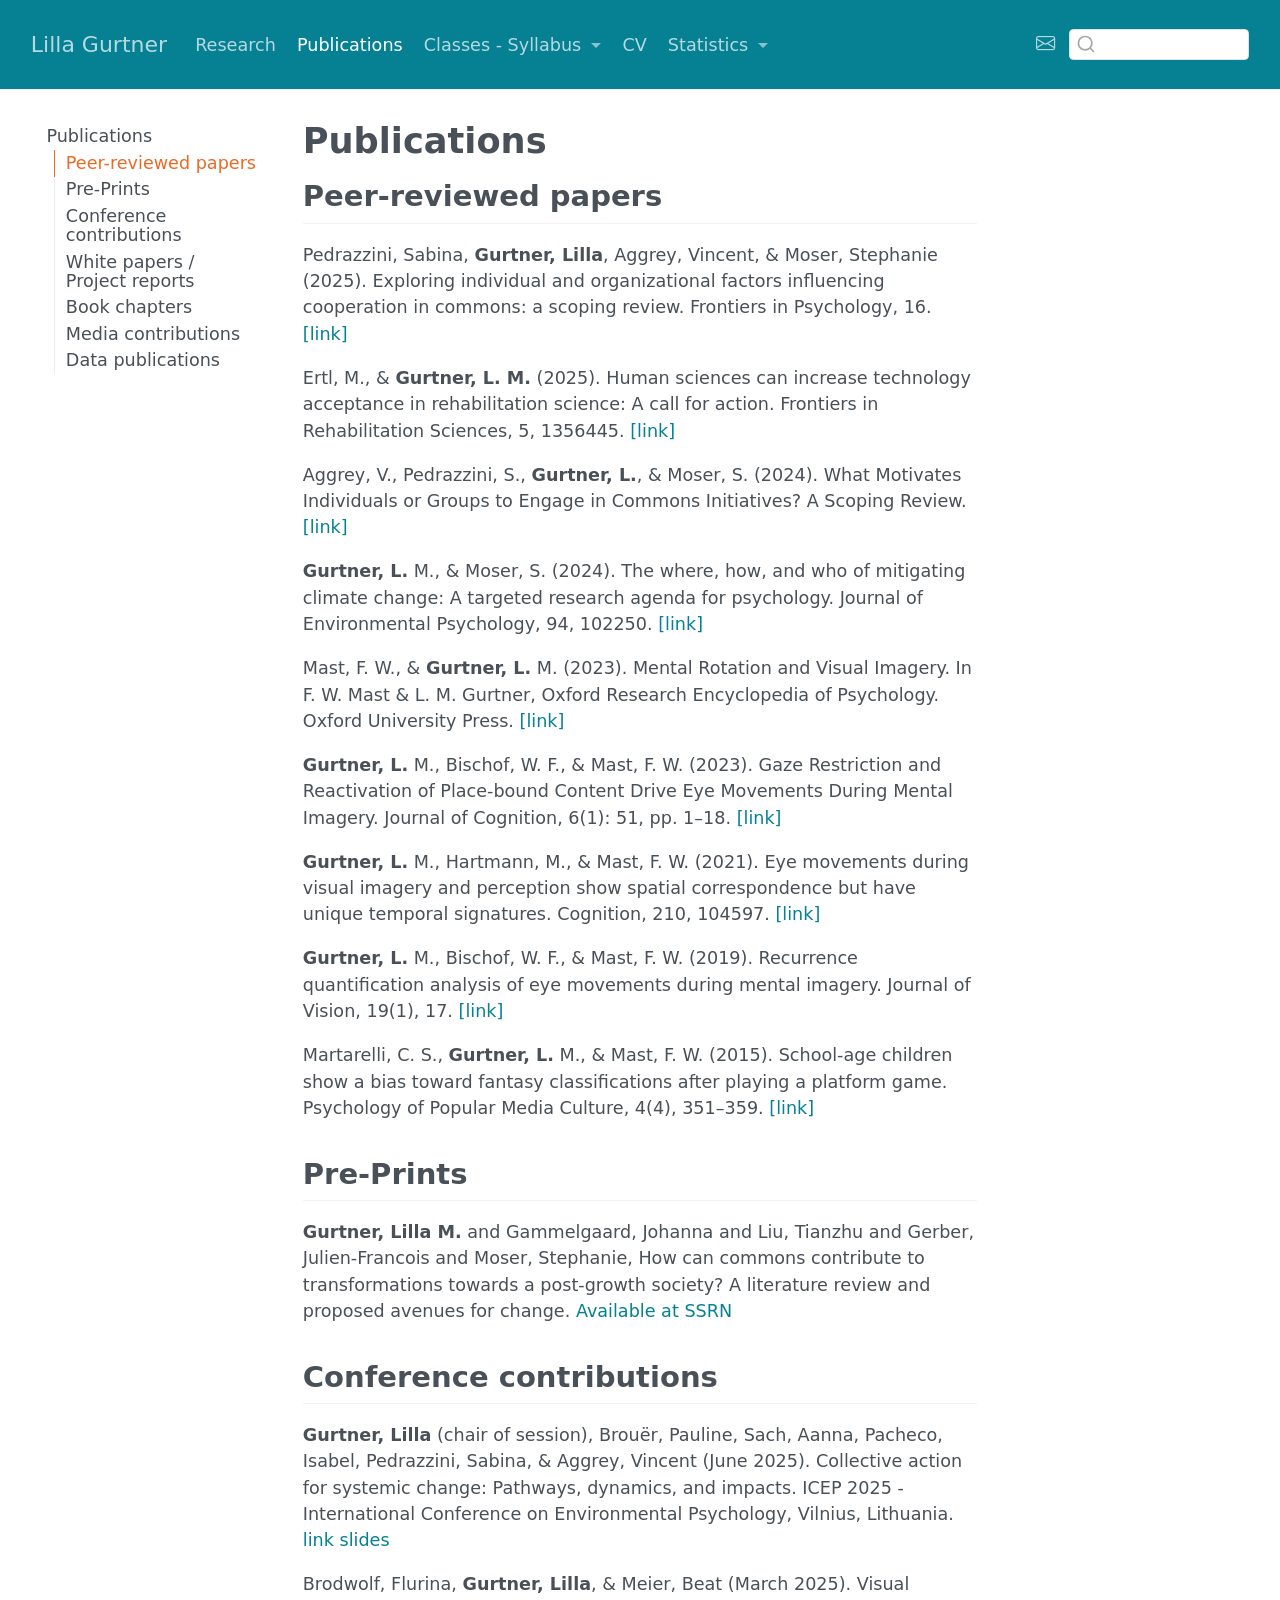
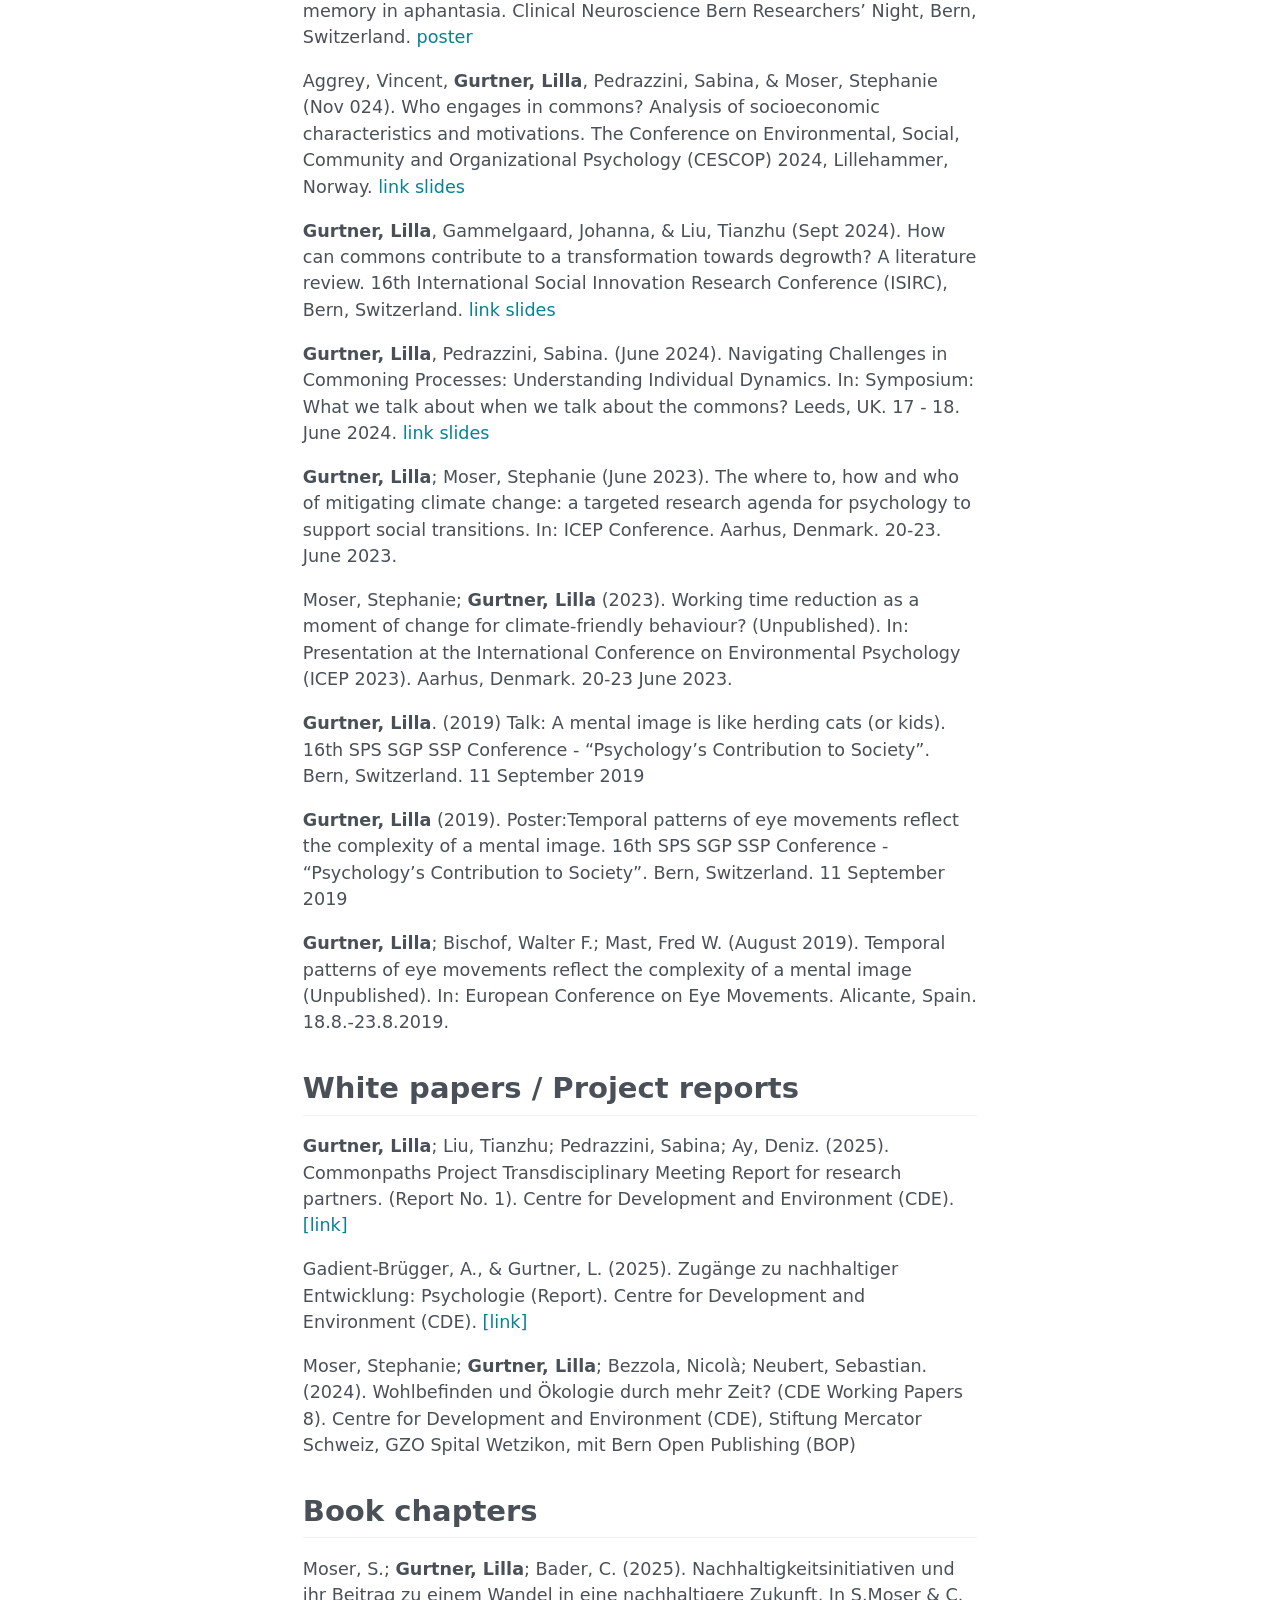
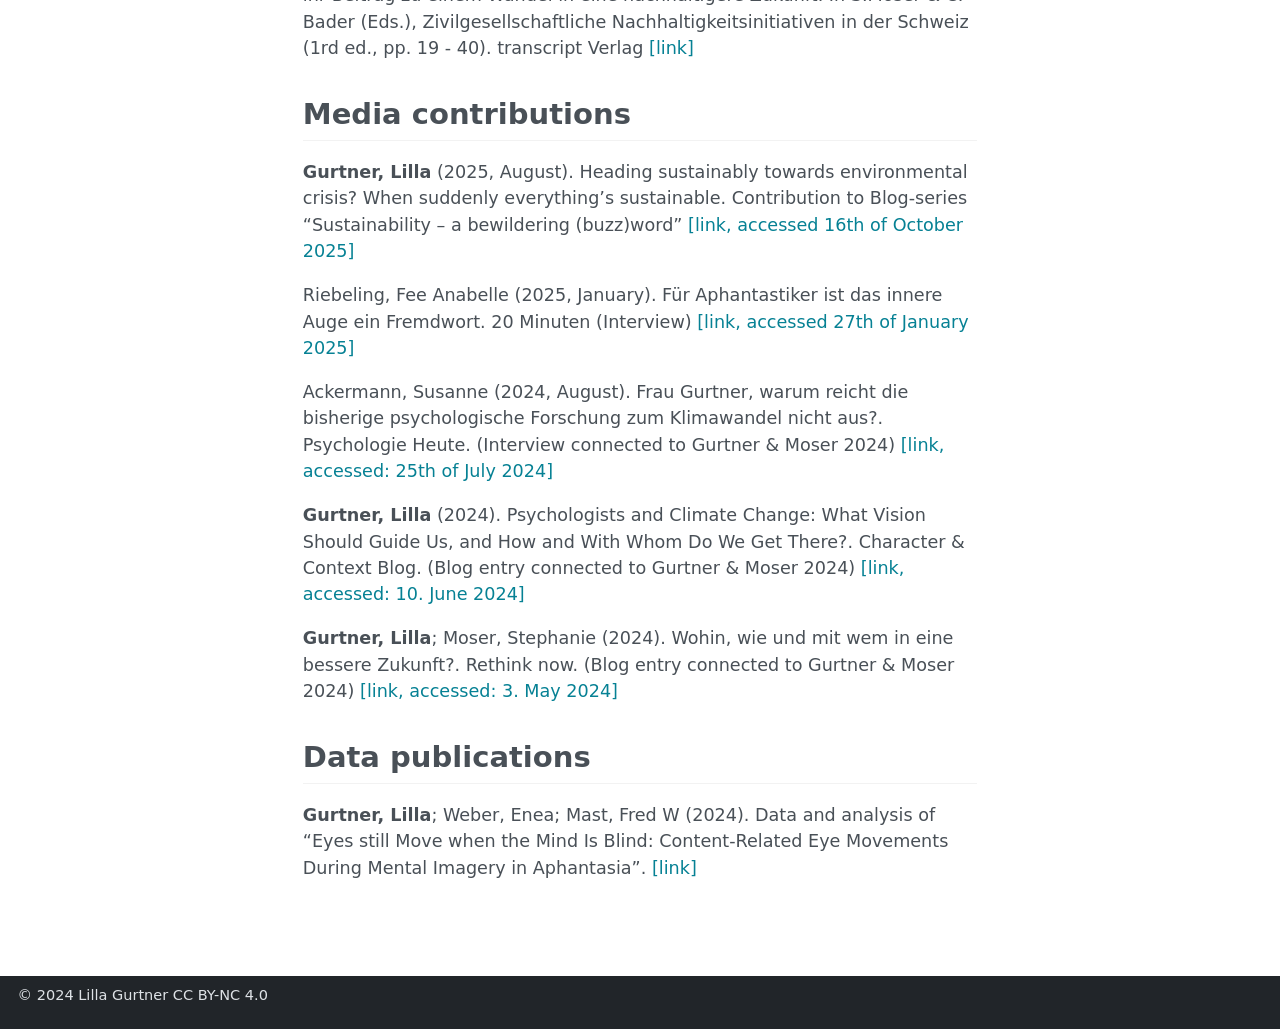
<file: docs/publications/index_pub.html>
<!DOCTYPE html>
<html xmlns="http://www.w3.org/1999/xhtml" lang="en" xml:lang="en"><head>
<meta http-equiv="Content-Type" content="text/html; charset=UTF-8">
<meta charset="utf-8">
<meta name="generator" content="quarto-1.9.37">
<meta name="viewport" content="width=device-width, initial-scale=1.0, user-scalable=yes">
<title>Publications – Lilla Gurtner</title>
<style>
/* Default styles provided by pandoc.
** See https://pandoc.org/MANUAL.html#variables-for-html for config info.
*/
code{white-space: pre-wrap;}
span.smallcaps{font-variant: small-caps;}
div.columns{display: flex; gap: min(4vw, 1.5em);}
div.column{flex: auto; overflow-x: auto;}
div.hanging-indent{margin-left: 1.5em; text-indent: -1.5em;}
ul.task-list{list-style: none;}
ul.task-list li input[type="checkbox"] {
  width: 0.8em;
  margin: 0 0.8em 0.2em -1em; /* quarto-specific, see https://github.com/quarto-dev/quarto-cli/issues/4556 */ 
  vertical-align: middle;
}
</style>

<script src="../site_libs/quarto-nav/quarto-nav.js"></script>
<script src="../site_libs/clipboard/clipboard.min.js"></script>
<script src="../site_libs/quarto-search/autocomplete.umd.js"></script>
<script src="../site_libs/quarto-search/fuse.min.js"></script>
<script src="../site_libs/quarto-search/quarto-search.js"></script>
<meta name="quarto:offset" content="../">
<script src="../site_libs/quarto-html/quarto.js" type="module"></script>
<script src="../site_libs/quarto-html/tabsets/tabsets.js" type="module"></script>
<script src="../site_libs/quarto-html/popper.min.js"></script>
<script src="../site_libs/quarto-html/tippy.umd.min.js"></script>
<script src="../site_libs/quarto-html/anchor.min.js"></script>
<link href="../site_libs/quarto-html/tippy.css" rel="stylesheet">
<link href="../site_libs/quarto-html/quarto-syntax-highlighting-7f8f88aac4f3542376d5c11b86a4c14d.css" rel="stylesheet" id="quarto-text-highlighting-styles">
<script src="../site_libs/bootstrap/bootstrap.min.js"></script>
<link href="../site_libs/bootstrap/bootstrap-icons.css" rel="stylesheet">
<link href="../site_libs/bootstrap/bootstrap-db49e53ea84c5c6f29d0102649885da3.min.css" rel="stylesheet" append-hash="true" id="quarto-bootstrap" data-mode="light"><script id="quarto-search-options" type="application/json">{
  "location": "navbar",
  "copy-button": false,
  "collapse-after": 3,
  "panel-placement": "end",
  "type": "textbox",
  "limit": 50,
  "keyboard-shortcut": [
    "f",
    "/",
    "s"
  ],
  "language": {
    "search-no-results-text": "No results",
    "search-matching-documents-text": "matching documents",
    "search-copy-link-title": "Copy link to search",
    "search-hide-matches-text": "Hide additional matches",
    "search-more-match-text": "more match in this document",
    "search-more-matches-text": "more matches in this document",
    "search-clear-button-title": "Clear",
    "search-text-placeholder": "",
    "search-detached-cancel-button-title": "Cancel",
    "search-submit-button-title": "Submit",
    "search-label": "Search"
  }
}</script>
</head>
<body class="floating nav-fixed quarto-light">

<div id="quarto-search-results"></div>
  <header id="quarto-header" class="headroom fixed-top"><nav class="navbar navbar-expand-lg " data-bs-theme="dark"><div class="navbar-container container-fluid">
      <div class="navbar-brand-container mx-auto">
    <a class="navbar-brand" href="../index.html">
    <span class="navbar-title">Lilla Gurtner</span>
    </a>
  </div>
            <div id="quarto-search" class="" title="Search"></div>
          <button class="navbar-toggler" type="button" data-bs-toggle="collapse" data-bs-target="#navbarCollapse" aria-controls="navbarCollapse" role="menu" aria-expanded="false" aria-label="Toggle navigation" onclick="if (window.quartoToggleHeadroom) { window.quartoToggleHeadroom(); }">
  <span class="navbar-toggler-icon"></span>
</button>
          <div class="collapse navbar-collapse" id="navbarCollapse">
            <ul class="navbar-nav navbar-nav-scroll me-auto">
<li class="nav-item">
    <a class="nav-link" href="../research/index_research.html"> 
<span class="menu-text">Research</span></a>
  </li>  
  <li class="nav-item">
    <a class="nav-link active" href="../publications/index_pub.html" aria-current="page"> 
<span class="menu-text">Publications</span></a>
  </li>  
  <li class="nav-item dropdown ">
    <a class="nav-link dropdown-toggle" href="#" id="nav-menu-classes---syllabus" role="link" data-bs-toggle="dropdown" aria-expanded="false">
 <span class="menu-text">Classes - Syllabus</span>
    </a>
    <ul class="dropdown-menu" aria-labelledby="nav-menu-classes---syllabus">
<li>
    <a class="dropdown-item" href="../classes/Data_literacy/index_data_lit.html">
 <span class="dropdown-text">Data literacy</span></a>
  </li>  
        <li>
    <a class="dropdown-item" href="../classes/SustainabANDpsy/Syllabus_Psychology_Sustainability.html">
 <span class="dropdown-text">Psychology and Sustainability</span></a>
  </li>  
        <li>
    <a class="dropdown-item" href="../classes/fake-news-game/fake-news-game.html">
 <span class="dropdown-text">Fake-news Game</span></a>
  </li>  
    </ul>
</li>
  <li class="nav-item">
    <a class="nav-link" href="../cv/index_cv.html"> 
<span class="menu-text">CV</span></a>
  </li>  
  <li class="nav-item dropdown ">
    <a class="nav-link dropdown-toggle" href="#" id="nav-menu-statistics" role="link" data-bs-toggle="dropdown" aria-expanded="false">
 <span class="menu-text">Statistics</span>
    </a>
    <ul class="dropdown-menu" aria-labelledby="nav-menu-statistics">
<li>
    <a class="dropdown-item" href="../link_functions/index_linkfun.html">
 <span class="dropdown-text">Fun with linkfunctions</span></a>
  </li>  
        <li>
    <a class="dropdown-item" href="../optimal_vigniettes/index_optimal_vigniettes.html">
 <span class="dropdown-text">Optimal vigniettes</span></a>
  </li>  
    </ul>
</li>
</ul>
<ul class="navbar-nav navbar-nav-scroll ms-auto">
<li class="nav-item compact">
    <a class="nav-link" href="mailto:lilla.gurtner2@unibe.ch"> <i class="bi bi-envelope" role="img" aria-label="email">
</i> 
<span class="menu-text"></span></a>
  </li>  
</ul>
</div> <!-- /navcollapse -->
            <div class="quarto-navbar-tools">
</div>
      </div> <!-- /container-fluid -->
    </nav></header><!-- content --><div id="quarto-content" class="quarto-container page-columns page-rows-contents page-layout-article page-navbar">
<!-- sidebar -->
  <nav id="quarto-sidebar" class="sidebar collapse collapse-horizontal quarto-sidebar-collapse-item sidebar-navigation floating overflow-auto"><nav id="TOC" role="doc-toc" class="toc-active"><h2 id="toc-title">Publications</h2>
   
  <ul>
<li><a href="#peer-reviewed-papers" id="toc-peer-reviewed-papers" class="nav-link active" data-scroll-target="#peer-reviewed-papers">Peer-reviewed papers</a></li>
  <li><a href="#pre-prints" id="toc-pre-prints" class="nav-link" data-scroll-target="#pre-prints">Pre-Prints</a></li>
  <li><a href="#conference-contributions" id="toc-conference-contributions" class="nav-link" data-scroll-target="#conference-contributions">Conference contributions</a></li>
  <li><a href="#white-papers-project-reports" id="toc-white-papers-project-reports" class="nav-link" data-scroll-target="#white-papers-project-reports">White papers / Project reports</a></li>
  <li><a href="#book-chapters" id="toc-book-chapters" class="nav-link" data-scroll-target="#book-chapters">Book chapters</a></li>
  <li><a href="#media-contributions" id="toc-media-contributions" class="nav-link" data-scroll-target="#media-contributions">Media contributions</a></li>
  <li><a href="#data-publications" id="toc-data-publications" class="nav-link" data-scroll-target="#data-publications">Data publications</a></li>
  </ul></nav>
</nav><div id="quarto-sidebar-glass" class="quarto-sidebar-collapse-item" data-bs-toggle="collapse" data-bs-target=".quarto-sidebar-collapse-item"></div>
<!-- margin-sidebar -->
    <div id="quarto-margin-sidebar" class="sidebar margin-sidebar zindex-bottom">
    </div>
<!-- main -->
<main class="content" id="quarto-document-content"><header id="title-block-header" class="quarto-title-block default"><div class="quarto-title">
<h1 class="title">Publications</h1>
</div>



<div class="quarto-title-meta">

    
  
    
  </div>
  


</header><section id="peer-reviewed-papers" class="level2"><h2 class="anchored" data-anchor-id="peer-reviewed-papers">Peer-reviewed papers</h2>
<p>Pedrazzini, Sabina, <strong>Gurtner, Lilla</strong>, Aggrey, Vincent, &amp; Moser, Stephanie (2025). Exploring individual and organizational factors influencing cooperation in commons: a scoping review. Frontiers in Psychology, 16. <a href="https://doi.org/10.3389/fpsyg.2025.1465057">[link]</a></p>
<p>Ertl, M., &amp; <strong>Gurtner, L. M.</strong> (2025). Human sciences can increase technology acceptance in rehabilitation science: A call for action. Frontiers in Rehabilitation Sciences, 5, 1356445. <a href="https://doi.org/10.3389/fresc.2024.1356445">[link]</a></p>
<p>Aggrey, V., Pedrazzini, S., <strong>Gurtner, L.</strong>, &amp; Moser, S. (2024). What Motivates Individuals or Groups to Engage in Commons Initiatives? A Scoping Review. <a href="https://doi.org/10.23668/PSYCHARCHIVES.15504">[link]</a></p>
<p><strong>Gurtner, L.</strong> M., &amp; Moser, S. (2024). The where, how, and who of mitigating climate change: A targeted research agenda for psychology. Journal of Environmental Psychology, 94, 102250. <a href="https://doi.org/10.1016/j.jenvp.2024.102250">[link]</a></p>
<p>Mast, F. W., &amp; <strong>Gurtner, L.</strong> M. (2023). Mental Rotation and Visual Imagery. In F. W. Mast &amp; L. M. Gurtner, Oxford Research Encyclopedia of Psychology. Oxford University Press. <a href="https://doi.org/10.1093/acrefore/9780190236557.013.776">[link]</a></p>
<p><strong>Gurtner, L.</strong> M., Bischof, W. F., &amp; Mast, F. W. (2023). Gaze Restriction and Reactivation of Place-bound Content Drive Eye Movements During Mental Imagery. Journal of Cognition, 6(1): 51, pp.&nbsp;1–18. <a href="https://doi.org/10.5334/joc.316">[link]</a></p>
<p><strong>Gurtner, L.</strong> M., Hartmann, M., &amp; Mast, F. W. (2021). Eye movements during visual imagery and perception show spatial correspondence but have unique temporal signatures. Cognition, 210, 104597. <a href="https://doi.org/10.1016/j.cognition.2021.104597">[link]</a></p>
<p><strong>Gurtner, L.</strong> M., Bischof, W. F., &amp; Mast, F. W. (2019). Recurrence quantification analysis of eye movements during mental imagery. Journal of Vision, 19(1), 17. <a href="https://doi.org/10.1167/19.1.17">[link]</a></p>
<p>Martarelli, C. S., <strong>Gurtner, L.</strong> M., &amp; Mast, F. W. (2015). School-age children show a bias toward fantasy classifications after playing a platform game. Psychology of Popular Media Culture, 4(4), 351–359. <a href="https://doi.org/10.1037/ppm0000051">[link]</a></p>
</section><section id="pre-prints" class="level2"><h2 class="anchored" data-anchor-id="pre-prints">Pre-Prints</h2>
<p><strong>Gurtner, Lilla M.</strong> and Gammelgaard, Johanna and Liu, Tianzhu and Gerber, Julien-Francois and Moser, Stephanie, How can commons contribute to transformations towards a post-growth society? A literature review and proposed avenues for change. <a href="https://ssrn.com/abstract=5495505">Available at SSRN</a></p>
</section><section id="conference-contributions" class="level2"><h2 class="anchored" data-anchor-id="conference-contributions">Conference contributions</h2>
<p><strong>Gurtner, Lilla</strong> (chair of session), Brouër, Pauline, Sach, Aanna, Pacheco, Isabel, Pedrazzini, Sabina, &amp; Aggrey, Vincent (June 2025). Collective action for systemic change: Pathways, dynamics, and impacts. ICEP 2025 - International Conference on Environmental Psychology, Vilnius, Lithuania. <a href="https://www.icep2025.com/conference/welcome/">link</a> <a href="https://osf.io/ft8m5/files/74qy5">slides</a></p>
<p>Brodwolf, Flurina, <strong>Gurtner, Lilla</strong>, &amp; Meier, Beat (March 2025). Visual memory in aphantasia. Clinical Neuroscience Bern Researchers’ Night, Bern, Switzerland. <a href="https://boris-portal.unibe.ch/handle/20.500.12422/206492">poster</a></p>
<p>Aggrey, Vincent, <strong>Gurtner, Lilla</strong>, Pedrazzini, Sabina, &amp; Moser, Stephanie (Nov 024). Who engages in commons? Analysis of socioeconomic characteristics and motivations. The Conference on Environmental, Social, Community and Organizational Psychology (CESCOP) 2024, Lillehammer, Norway. <a href="https://www.inn.no/english/conferences/cep/cescop-2024/">link</a> <a href="https://boris-portal.unibe.ch/entities/publication/95997eaf-9758-44b5-868a-decd455ba677">slides</a></p>
<p><strong>Gurtner, Lilla</strong>, Gammelgaard, Johanna, &amp; Liu, Tianzhu (Sept 2024). How can commons contribute to a transformation towards degrowth? A literature review. 16th International Social Innovation Research Conference (ISIRC), Bern, Switzerland. <a href="https://www.bfh.ch/en/news/events-for-specialists/international-social-innovation-research-conference/">link</a> <a href="https://boris-portal.unibe.ch/entities/publication/508d9174-d7aa-45ee-8134-e8515f1ecbf3">slides</a></p>
<p><strong>Gurtner, Lilla</strong>, Pedrazzini, Sabina. (June 2024). Navigating Challenges in Commoning Processes: Understanding Individual Dynamics. In: Symposium: What we talk about when we talk about the commons? Leeds, UK. 17 - 18. June 2024. <a href="https://stage.leeds.ac.uk/events/sadler-seminar-series-what-we-talk-about-when-we-talk-about-the-commons/">link</a> <a href="https://boris-portal.unibe.ch/entities/publication/bd72b5b6-063c-4f10-adb4-c8893bb2af2e">slides</a></p>
<p><strong>Gurtner, Lilla</strong>; Moser, Stephanie (June 2023). The where to, how and who of mitigating climate change: a targeted research agenda for psychology to support social transitions. In: ICEP Conference. Aarhus, Denmark. 20-23. June 2023.</p>
<p>Moser, Stephanie; <strong>Gurtner, Lilla</strong> (2023). Working time reduction as a moment of change for climate-friendly behaviour? (Unpublished). In: Presentation at the International Conference on Environmental Psychology (ICEP 2023). Aarhus, Denmark. 20-23 June 2023.</p>
<p><strong>Gurtner, Lilla</strong>. (2019) Talk: A mental image is like herding cats (or kids). 16th SPS SGP SSP Conference - “Psychology’s Contribution to Society”. Bern, Switzerland. 11 September 2019</p>
<p><strong>Gurtner, Lilla</strong> (2019). Poster:Temporal patterns of eye movements reflect the complexity of a mental image. 16th SPS SGP SSP Conference - “Psychology’s Contribution to Society”. Bern, Switzerland. 11 September 2019</p>
<p><strong>Gurtner, Lilla</strong>; Bischof, Walter F.; Mast, Fred W. (August 2019). Temporal patterns of eye movements reflect the complexity of a mental image (Unpublished). In: European Conference on Eye Movements. Alicante, Spain. 18.8.-23.8.2019.</p>
</section><section id="white-papers-project-reports" class="level2"><h2 class="anchored" data-anchor-id="white-papers-project-reports">White papers / Project reports</h2>
<p><strong>Gurtner, Lilla</strong>; Liu, Tianzhu; Pedrazzini, Sabina; Ay, Deniz. (2025). Commonpaths Project Transdisciplinary Meeting Report for research partners. (Report No.&nbsp;1). Centre for Development and Environment (CDE). <a href="https://commonpaths.unibe.ch/wp-content/uploads/TD_Reports_1/TD_report_en_pdf.pdf">[link]</a></p>
<p>Gadient-Brügger, A., &amp; Gurtner, L. (2025). Zugänge zu nachhaltiger Entwicklung: Psychologie (Report). Centre for Development and Environment (CDE). <a href="https://www.bne.unibe.ch/material/publikationen_literatur/ne_zugaenge/index_ger.html">[link]</a></p>
<p>Moser, Stephanie; <strong>Gurtner, Lilla</strong>; Bezzola, Nicolà; Neubert, Sebastian. (2024). Wohlbefinden und Ökologie durch mehr Zeit? (CDE Working Papers 8). Centre for Development and Environment (CDE), Stiftung Mercator Schweiz, GZO Spital Wetzikon, mit Bern Open Publishing (BOP)</p>
</section><section id="book-chapters" class="level2"><h2 class="anchored" data-anchor-id="book-chapters">Book chapters</h2>
<p>Moser, S.; <strong>Gurtner, Lilla</strong>; Bader, C. (2025). Nachhaltigkeitsinitiativen und ihr Beitrag zu einem Wandel in eine nachhaltigere Zukunft. In S.Moser &amp; C. Bader (Eds.), Zivilgesellschaftliche Nachhaltigkeitsinitiativen in der Schweiz (1rd ed., pp.&nbsp;19 - 40). transcript Verlag <a href="https://www.transcript-verlag.de/978-3-8376-7455-2/zivilgesellschaftliche-nachhaltigkeitsinitiativen-in-der-schweiz/?c=310000094">[link]</a></p>
</section><section id="media-contributions" class="level2"><h2 class="anchored" data-anchor-id="media-contributions">Media contributions</h2>
<p><strong>Gurtner, Lilla</strong> (2025, August). Heading sustainably towards environmental crisis? When suddenly everything’s sustainable. Contribution to Blog-series “Sustainability – a bewildering (buzz)word” <a href="https://www.cde.unibe.ch/insights__media/blogs/sustainability__a_bewildering_buzzword/index_eng.html">[link, accessed 16th of October 2025]</a></p>
<p>Riebeling, Fee Anabelle (2025, January). Für Aphantastiker ist das innere Auge ein Fremdwort. 20 Minuten (Interview) <a href="https://www.20min.ch/story/tuecken-der-erinnerung-fuer-aphantastiker-ist-das-innere-auge-ein-fremdwort-103265465">[link, accessed 27th of January 2025]</a></p>
<p>Ackermann, Susanne (2024, August). Frau Gurtner, warum reicht die bisherige psychologische Forschung zum Klimawandel nicht aus?. Psychologie Heute. (Interview connected to Gurtner &amp; Moser 2024) <a href="https://www.psychologie-heute.de/gesellschaft/artikel-detailansicht/43550-warum-reicht-die-bisherige-psychologische-forschung-zum-klimawandel-nicht-aus.html">[link, accessed: 25th of July 2024]</a></p>
<p><strong>Gurtner, Lilla</strong> (2024). Psychologists and Climate Change: What Vision Should Guide Us, and How and With Whom Do We Get There?. Character &amp; Context Blog. (Blog entry connected to Gurtner &amp; Moser 2024) <a href="https://spsp.org/news/character-and-context-blog/gurtner-environmental-psychology-climate-transformation-research?_zs=L2Qne&amp;_zl=Sgr64">[link, accessed: 10. June 2024]</a></p>
<p><strong>Gurtner, Lilla</strong>; Moser, Stephanie (2024). Wohin, wie und mit wem in eine bessere Zukunft?. Rethink now. (Blog entry connected to Gurtner &amp; Moser 2024) <a href="https://www.one-planet-lab.ch/post/wohin-wie-und-mit-wem-in-eine-bessere-zukunft">[link, accessed: 3. May 2024]</a></p>
</section><section id="data-publications" class="level2"><h2 class="anchored" data-anchor-id="data-publications">Data publications</h2>
<p><strong>Gurtner, Lilla</strong>; Weber, Enea; Mast, Fred W (2024). Data and analysis of “Eyes still Move when the Mind Is Blind: Content-Related Eye Movements During Mental Imagery in Aphantasia”. <a href="https://doi.org/10.48620/77347">[link]</a></p>


</section></main><!-- /main --><script id="quarto-html-after-body" type="application/javascript">
  window.document.addEventListener("DOMContentLoaded", function (event) {
    const icon = "";
    const anchorJS = new window.AnchorJS();
    anchorJS.options = {
      placement: 'right',
      icon: icon
    };
    anchorJS.add('.anchored');
    const isCodeAnnotation = (el) => {
      for (const clz of el.classList) {
        if (clz.startsWith('code-annotation-')) {                     
          return true;
        }
      }
      return false;
    }
    const onCopySuccess = function(e) {
      // button target
      const button = e.trigger;
      // don't keep focus
      button.blur();
      // flash "checked"
      button.classList.add('code-copy-button-checked');
      var currentTitle = button.getAttribute("title");
      button.setAttribute("title", "Copied!");
      let tooltip;
      if (window.bootstrap) {
        button.setAttribute("data-bs-toggle", "tooltip");
        button.setAttribute("data-bs-placement", "left");
        button.setAttribute("data-bs-title", "Copied!");
        tooltip = new bootstrap.Tooltip(button, 
          { trigger: "manual", 
            customClass: "code-copy-button-tooltip",
            offset: [0, -8]});
        tooltip.show();    
      }
      setTimeout(function() {
        if (tooltip) {
          tooltip.hide();
          button.removeAttribute("data-bs-title");
          button.removeAttribute("data-bs-toggle");
          button.removeAttribute("data-bs-placement");
        }
        button.setAttribute("title", currentTitle);
        button.classList.remove('code-copy-button-checked');
      }, 1000);
      // clear code selection
      e.clearSelection();
    }
    const getTextToCopy = function(trigger) {
      const outerScaffold = trigger.parentElement.cloneNode(true);
      const codeEl = outerScaffold.querySelector('code');
      for (const childEl of codeEl.children) {
        if (isCodeAnnotation(childEl)) {
          childEl.remove();
        }
      }
      return codeEl.innerText;
    }
    const clipboard = new window.ClipboardJS('.code-copy-button:not([data-in-quarto-modal])', {
      text: getTextToCopy
    });
    clipboard.on('success', onCopySuccess);
    if (window.document.getElementById('quarto-embedded-source-code-modal')) {
      const clipboardModal = new window.ClipboardJS('.code-copy-button[data-in-quarto-modal]', {
        text: getTextToCopy,
        container: window.document.getElementById('quarto-embedded-source-code-modal')
      });
      clipboardModal.on('success', onCopySuccess);
    }
      var localhostRegex = new RegExp(/^(?:http|https):\/\/localhost\:?[0-9]*\//);
      var mailtoRegex = new RegExp(/^mailto:/);
        var filterRegex = new RegExp('/' + window.location.host + '/');
      var isInternal = (href) => {
          return filterRegex.test(href) || localhostRegex.test(href) || mailtoRegex.test(href);
      }
      // Inspect non-navigation links and adorn them if external
     var links = window.document.querySelectorAll('a[href]:not(.nav-link):not(.navbar-brand):not(.toc-action):not(.sidebar-link):not(.sidebar-item-toggle):not(.pagination-link):not(.no-external):not([aria-hidden]):not(.dropdown-item):not(.quarto-navigation-tool):not(.about-link)');
      for (var i=0; i<links.length; i++) {
        const link = links[i];
        if (!isInternal(link.href)) {
          // undo the damage that might have been done by quarto-nav.js in the case of
          // links that we want to consider external
          if (link.dataset.originalHref !== undefined) {
            link.href = link.dataset.originalHref;
          }
        }
      }
    function tippyHover(el, contentFn, onTriggerFn, onUntriggerFn) {
      const config = {
        allowHTML: true,
        maxWidth: 500,
        delay: 100,
        arrow: false,
        appendTo: function(el) {
            return el.parentElement;
        },
        interactive: true,
        interactiveBorder: 10,
        theme: 'quarto',
        placement: 'bottom-start',
      };
      if (contentFn) {
        config.content = contentFn;
      }
      if (onTriggerFn) {
        config.onTrigger = onTriggerFn;
      }
      if (onUntriggerFn) {
        config.onUntrigger = onUntriggerFn;
      }
      window.tippy(el, config); 
    }
    const noterefs = window.document.querySelectorAll('a[role="doc-noteref"]');
    for (var i=0; i<noterefs.length; i++) {
      const ref = noterefs[i];
      tippyHover(ref, function() {
        // use id or data attribute instead here
        let href = ref.getAttribute('data-footnote-href') || ref.getAttribute('href');
        try { href = new URL(href).hash; } catch {}
        const id = href.replace(/^#\/?/, "");
        const note = window.document.getElementById(id);
        if (note) {
          return note.innerHTML;
        } else {
          return "";
        }
      });
    }
    const xrefs = window.document.querySelectorAll('a.quarto-xref');
    const processXRef = (id, note) => {
      // Strip column container classes
      const stripColumnClz = (el) => {
        el.classList.remove("page-full", "page-columns");
        if (el.children) {
          for (const child of el.children) {
            stripColumnClz(child);
          }
        }
      }
      stripColumnClz(note)
      if (id === null || id.startsWith('sec-')) {
        // Special case sections, only their first couple elements
        const container = document.createElement("div");
        if (note.children && note.children.length > 2) {
          container.appendChild(note.children[0].cloneNode(true));
          for (let i = 1; i < note.children.length; i++) {
            const child = note.children[i];
            if (child.tagName === "P" && child.innerText === "") {
              continue;
            } else {
              container.appendChild(child.cloneNode(true));
              break;
            }
          }
          if (window.Quarto?.typesetMath) {
            window.Quarto.typesetMath(container);
          }
          return container.innerHTML
        } else {
          if (window.Quarto?.typesetMath) {
            window.Quarto.typesetMath(note);
          }
          return note.innerHTML;
        }
      } else {
        // Remove any anchor links if they are present
        const anchorLink = note.querySelector('a.anchorjs-link');
        if (anchorLink) {
          anchorLink.remove();
        }
        if (window.Quarto?.typesetMath) {
          window.Quarto.typesetMath(note);
        }
        if (note.classList.contains("callout")) {
          return note.outerHTML;
        } else {
          return note.innerHTML;
        }
      }
    }
    for (var i=0; i<xrefs.length; i++) {
      const xref = xrefs[i];
      tippyHover(xref, undefined, function(instance) {
        instance.disable();
        let url = xref.getAttribute('href');
        let hash = undefined; 
        if (url.startsWith('#')) {
          hash = url;
        } else {
          try { hash = new URL(url).hash; } catch {}
        }
        if (hash) {
          const id = hash.replace(/^#\/?/, "");
          const note = window.document.getElementById(id);
          if (note !== null) {
            try {
              const html = processXRef(id, note.cloneNode(true));
              instance.setContent(html);
            } finally {
              instance.enable();
              instance.show();
            }
          } else {
            // See if we can fetch this
            fetch(url.split('#')[0])
            .then(res => res.text())
            .then(html => {
              const parser = new DOMParser();
              const htmlDoc = parser.parseFromString(html, "text/html");
              const note = htmlDoc.getElementById(id);
              if (note !== null) {
                const html = processXRef(id, note);
                instance.setContent(html);
              } 
            }).finally(() => {
              instance.enable();
              instance.show();
            });
          }
        } else {
          // See if we can fetch a full url (with no hash to target)
          // This is a special case and we should probably do some content thinning / targeting
          fetch(url)
          .then(res => res.text())
          .then(html => {
            const parser = new DOMParser();
            const htmlDoc = parser.parseFromString(html, "text/html");
            const note = htmlDoc.querySelector('main.content');
            if (note !== null) {
              // This should only happen for chapter cross references
              // (since there is no id in the URL)
              // remove the first header
              if (note.children.length > 0 && note.children[0].tagName === "HEADER") {
                note.children[0].remove();
              }
              const html = processXRef(null, note);
              instance.setContent(html);
            } 
          }).finally(() => {
            instance.enable();
            instance.show();
          });
        }
      }, function(instance) {
      });
    }
        let selectedAnnoteEl;
        const selectorForAnnotation = ( cell, annotation) => {
          let cellAttr = 'data-code-cell="' + cell + '"';
          let lineAttr = 'data-code-annotation="' +  annotation + '"';
          const selector = 'span[' + cellAttr + '][' + lineAttr + ']';
          return selector;
        }
        const selectCodeLines = (annoteEl) => {
          const doc = window.document;
          const targetCell = annoteEl.getAttribute("data-target-cell");
          const targetAnnotation = annoteEl.getAttribute("data-target-annotation");
          const annoteSpan = window.document.querySelector(selectorForAnnotation(targetCell, targetAnnotation));
          const lines = annoteSpan.getAttribute("data-code-lines").split(",");
          const lineIds = lines.map((line) => {
            return targetCell + "-" + line;
          })
          let top = null;
          let height = null;
          let parent = null;
          if (lineIds.length > 0) {
              //compute the position of the single el (top and bottom and make a div)
              const el = window.document.getElementById(lineIds[0]);
              top = el.offsetTop;
              height = el.offsetHeight;
              parent = el.parentElement.parentElement;
            if (lineIds.length > 1) {
              const lastEl = window.document.getElementById(lineIds[lineIds.length - 1]);
              const bottom = lastEl.offsetTop + lastEl.offsetHeight;
              height = bottom - top;
            }
            if (top !== null && height !== null && parent !== null) {
              // cook up a div (if necessary) and position it 
              let div = window.document.getElementById("code-annotation-line-highlight");
              if (div === null) {
                div = window.document.createElement("div");
                div.setAttribute("id", "code-annotation-line-highlight");
                div.style.position = 'absolute';
                parent.appendChild(div);
              }
              div.style.top = top - 2 + "px";
              div.style.height = height + 4 + "px";
              div.style.left = 0;
              let gutterDiv = window.document.getElementById("code-annotation-line-highlight-gutter");
              if (gutterDiv === null) {
                gutterDiv = window.document.createElement("div");
                gutterDiv.setAttribute("id", "code-annotation-line-highlight-gutter");
                gutterDiv.style.position = 'absolute';
                const codeCell = window.document.getElementById(targetCell);
                const gutter = codeCell.querySelector('.code-annotation-gutter');
                gutter.appendChild(gutterDiv);
              }
              gutterDiv.style.top = top - 2 + "px";
              gutterDiv.style.height = height + 4 + "px";
            }
            selectedAnnoteEl = annoteEl;
          }
        };
        const unselectCodeLines = () => {
          const elementsIds = ["code-annotation-line-highlight", "code-annotation-line-highlight-gutter"];
          elementsIds.forEach((elId) => {
            const div = window.document.getElementById(elId);
            if (div) {
              div.remove();
            }
          });
          selectedAnnoteEl = undefined;
        };
          // Handle positioning of the toggle
      window.addEventListener(
        "resize",
        throttle(() => {
          elRect = undefined;
          if (selectedAnnoteEl) {
            selectCodeLines(selectedAnnoteEl);
          }
        }, 10)
      );
      function throttle(fn, ms) {
      let throttle = false;
      let timer;
        return (...args) => {
          if(!throttle) { // first call gets through
              fn.apply(this, args);
              throttle = true;
          } else { // all the others get throttled
              if(timer) clearTimeout(timer); // cancel #2
              timer = setTimeout(() => {
                fn.apply(this, args);
                timer = throttle = false;
              }, ms);
          }
        };
      }
        // Attach click handler to the DT
        const annoteDls = window.document.querySelectorAll('dt[data-target-cell]');
        for (const annoteDlNode of annoteDls) {
          annoteDlNode.addEventListener('click', (event) => {
            const clickedEl = event.target;
            if (clickedEl !== selectedAnnoteEl) {
              unselectCodeLines();
              const activeEl = window.document.querySelector('dt[data-target-cell].code-annotation-active');
              if (activeEl) {
                activeEl.classList.remove('code-annotation-active');
              }
              selectCodeLines(clickedEl);
              clickedEl.classList.add('code-annotation-active');
            } else {
              // Unselect the line
              unselectCodeLines();
              clickedEl.classList.remove('code-annotation-active');
            }
          });
        }
    const findCites = (el) => {
      const parentEl = el.parentElement;
      if (parentEl) {
        const cites = parentEl.dataset.cites;
        if (cites) {
          return {
            el,
            cites: cites.split(' ')
          };
        } else {
          return findCites(el.parentElement)
        }
      } else {
        return undefined;
      }
    };
    var bibliorefs = window.document.querySelectorAll('a[role="doc-biblioref"]');
    for (var i=0; i<bibliorefs.length; i++) {
      const ref = bibliorefs[i];
      const citeInfo = findCites(ref);
      if (citeInfo) {
        tippyHover(citeInfo.el, function() {
          var popup = window.document.createElement('div');
          citeInfo.cites.forEach(function(cite) {
            var citeDiv = window.document.createElement('div');
            citeDiv.classList.add('hanging-indent');
            citeDiv.classList.add('csl-entry');
            var biblioDiv = window.document.getElementById('ref-' + cite);
            if (biblioDiv) {
              citeDiv.innerHTML = biblioDiv.innerHTML;
            }
            popup.appendChild(citeDiv);
          });
          return popup.innerHTML;
        });
      }
    }
  });
  </script>
</div> <!-- /content -->
<footer class="footer"><div class="nav-footer">
    <div class="nav-footer-left">
<p><span class="faux-block">© 2024 Lilla Gurtner CC BY-NC 4.0</span></p>
</div>   
    <div class="nav-footer-center">
      &nbsp;
    </div>
    <div class="nav-footer-right">
      &nbsp;
    </div>
  </div>
</footer>


</body></html>
</file>
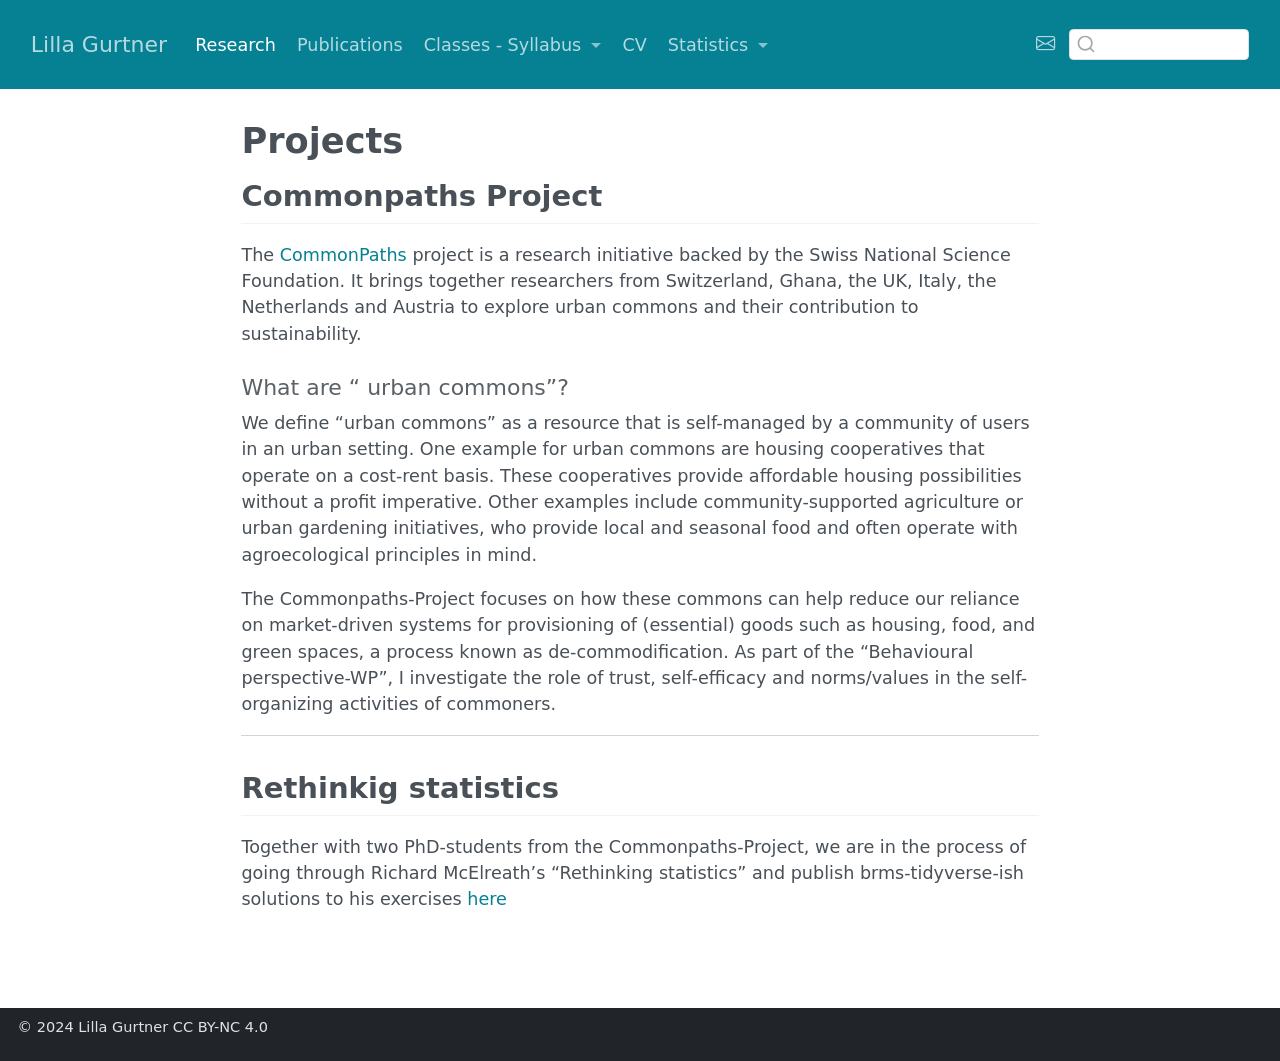
<file: docs/research/index_research.html>
<!DOCTYPE html>
<html xmlns="http://www.w3.org/1999/xhtml" lang="en" xml:lang="en"><head>

<meta charset="utf-8">
<meta name="generator" content="quarto-1.9.37">

<meta name="viewport" content="width=device-width, initial-scale=1.0, user-scalable=yes">


<title>Projects – Lilla Gurtner</title>
<style>
/* Default styles provided by pandoc.
** See https://pandoc.org/MANUAL.html#variables-for-html for config info.
*/
code{white-space: pre-wrap;}
span.smallcaps{font-variant: small-caps;}
div.columns{display: flex; gap: min(4vw, 1.5em);}
div.column{flex: auto; overflow-x: auto;}
div.hanging-indent{margin-left: 1.5em; text-indent: -1.5em;}
ul.task-list{list-style: none;}
ul.task-list li input[type="checkbox"] {
  width: 0.8em;
  margin: 0 0.8em 0.2em -1em; /* quarto-specific, see https://github.com/quarto-dev/quarto-cli/issues/4556 */ 
  vertical-align: middle;
}
</style>


<script src="../site_libs/quarto-nav/quarto-nav.js"></script>
<script src="../site_libs/clipboard/clipboard.min.js"></script>
<script src="../site_libs/quarto-search/autocomplete.umd.js"></script>
<script src="../site_libs/quarto-search/fuse.min.js"></script>
<script src="../site_libs/quarto-search/quarto-search.js"></script>
<meta name="quarto:offset" content="../">
<script src="../site_libs/quarto-html/quarto.js" type="module"></script>
<script src="../site_libs/quarto-html/tabsets/tabsets.js" type="module"></script>
<script src="../site_libs/quarto-html/popper.min.js"></script>
<script src="../site_libs/quarto-html/tippy.umd.min.js"></script>
<script src="../site_libs/quarto-html/anchor.min.js"></script>
<link href="../site_libs/quarto-html/tippy.css" rel="stylesheet">
<link href="../site_libs/quarto-html/quarto-syntax-highlighting-7f8f88aac4f3542376d5c11b86a4c14d.css" rel="stylesheet" id="quarto-text-highlighting-styles">
<script src="../site_libs/bootstrap/bootstrap.min.js"></script>
<link href="../site_libs/bootstrap/bootstrap-icons.css" rel="stylesheet">
<link href="../site_libs/bootstrap/bootstrap-db49e53ea84c5c6f29d0102649885da3.min.css" rel="stylesheet" append-hash="true" id="quarto-bootstrap" data-mode="light">
<script id="quarto-search-options" type="application/json">{
  "location": "navbar",
  "copy-button": false,
  "collapse-after": 3,
  "panel-placement": "end",
  "type": "textbox",
  "limit": 50,
  "keyboard-shortcut": [
    "f",
    "/",
    "s"
  ],
  "language": {
    "search-no-results-text": "No results",
    "search-matching-documents-text": "matching documents",
    "search-copy-link-title": "Copy link to search",
    "search-hide-matches-text": "Hide additional matches",
    "search-more-match-text": "more match in this document",
    "search-more-matches-text": "more matches in this document",
    "search-clear-button-title": "Clear",
    "search-text-placeholder": "",
    "search-detached-cancel-button-title": "Cancel",
    "search-submit-button-title": "Submit",
    "search-label": "Search"
  }
}</script>


</head>

<body class="nav-fixed fullcontent quarto-light">

<div id="quarto-search-results"></div>
  <header id="quarto-header" class="headroom fixed-top">
    <nav class="navbar navbar-expand-lg " data-bs-theme="dark">
      <div class="navbar-container container-fluid">
      <div class="navbar-brand-container mx-auto">
    <a class="navbar-brand" href="../index.html">
    <span class="navbar-title">Lilla Gurtner</span>
    </a>
  </div>
            <div id="quarto-search" class="" title="Search"></div>
          <button class="navbar-toggler" type="button" data-bs-toggle="collapse" data-bs-target="#navbarCollapse" aria-controls="navbarCollapse" role="menu" aria-expanded="false" aria-label="Toggle navigation" onclick="if (window.quartoToggleHeadroom) { window.quartoToggleHeadroom(); }">
  <span class="navbar-toggler-icon"></span>
</button>
          <div class="collapse navbar-collapse" id="navbarCollapse">
            <ul class="navbar-nav navbar-nav-scroll me-auto">
  <li class="nav-item">
    <a class="nav-link active" href="../research/index_research.html" aria-current="page"> 
<span class="menu-text">Research</span></a>
  </li>  
  <li class="nav-item">
    <a class="nav-link" href="../publications/index_pub.html"> 
<span class="menu-text">Publications</span></a>
  </li>  
  <li class="nav-item dropdown ">
    <a class="nav-link dropdown-toggle" href="#" id="nav-menu-classes---syllabus" role="link" data-bs-toggle="dropdown" aria-expanded="false">
 <span class="menu-text">Classes - Syllabus</span>
    </a>
    <ul class="dropdown-menu" aria-labelledby="nav-menu-classes---syllabus">    
        <li>
    <a class="dropdown-item" href="../classes/Data_literacy/index_data_lit.html">
 <span class="dropdown-text">Data literacy</span></a>
  </li>  
        <li>
    <a class="dropdown-item" href="../classes/SustainabANDpsy/Syllabus_Psychology_Sustainability.html">
 <span class="dropdown-text">Psychology and Sustainability</span></a>
  </li>  
        <li>
    <a class="dropdown-item" href="../classes/fake-news-game/fake-news-game.html">
 <span class="dropdown-text">Fake-news Game</span></a>
  </li>  
    </ul>
  </li>
  <li class="nav-item">
    <a class="nav-link" href="../cv/index_cv.html"> 
<span class="menu-text">CV</span></a>
  </li>  
  <li class="nav-item dropdown ">
    <a class="nav-link dropdown-toggle" href="#" id="nav-menu-statistics" role="link" data-bs-toggle="dropdown" aria-expanded="false">
 <span class="menu-text">Statistics</span>
    </a>
    <ul class="dropdown-menu" aria-labelledby="nav-menu-statistics">    
        <li>
    <a class="dropdown-item" href="../link_functions/index_linkfun.html">
 <span class="dropdown-text">Fun with linkfunctions</span></a>
  </li>  
        <li>
    <a class="dropdown-item" href="../optimal_vigniettes/index_optimal_vigniettes.html">
 <span class="dropdown-text">Optimal vigniettes</span></a>
  </li>  
    </ul>
  </li>
</ul>
            <ul class="navbar-nav navbar-nav-scroll ms-auto">
  <li class="nav-item compact">
    <a class="nav-link" href="mailto:lilla.gurtner2@unibe.ch"> <i class="bi bi-envelope" role="img" aria-label="email">
</i> 
<span class="menu-text"></span></a>
  </li>  
</ul>
          </div> <!-- /navcollapse -->
            <div class="quarto-navbar-tools">
</div>
      </div> <!-- /container-fluid -->
    </nav>
</header>
<!-- content -->
<div id="quarto-content" class="quarto-container page-columns page-rows-contents page-layout-article page-navbar">
<!-- sidebar -->
<!-- margin-sidebar -->
    
<!-- main -->
<main class="content" id="quarto-document-content">

<header id="title-block-header" class="quarto-title-block default">
<div class="quarto-title">
<h1 class="title">Projects</h1>
</div>



<div class="quarto-title-meta">

    
  
    
  </div>
  


</header>


<section id="commonpaths-project" class="level2">
<h2 class="anchored" data-anchor-id="commonpaths-project">Commonpaths Project</h2>
<p>The <a href="https://commonpaths.unibe.ch/">CommonPaths</a> project is a research initiative backed by the Swiss National Science Foundation. It brings together researchers from Switzerland, Ghana, the UK, Italy, the Netherlands and Austria to explore urban commons and their contribution to sustainability.</p>
<section id="what-are-urban-commons" class="level4 unnumbered">
<h4 class="unnumbered anchored" data-anchor-id="what-are-urban-commons">What are “ urban commons”?</h4>
<p>We define “urban commons” as a resource that is self-managed by a community of users in an urban setting. One example for urban commons are housing cooperatives that operate on a cost-rent basis. These cooperatives provide affordable housing possibilities without a profit imperative. Other examples include community-supported agriculture or urban gardening initiatives, who provide local and seasonal food and often operate with agroecological principles in mind.</p>
<p>The Commonpaths-Project focuses on how these commons can help reduce our reliance on market-driven systems for provisioning of (essential) goods such as housing, food, and green spaces, a process known as de-commodification. As part of the “Behavioural perspective-WP”, I investigate the role of trust, self-efficacy and norms/values in the self-organizing activities of commoners.</p>
<hr>
</section>
</section>
<section id="rethinkig-statistics" class="level2">
<h2 class="anchored" data-anchor-id="rethinkig-statistics">Rethinkig statistics</h2>
<p>Together with two PhD-students from the Commonpaths-Project, we are in the process of going through Richard McElreath’s “Rethinking statistics” and publish brms-tidyverse-ish solutions to his exercises <a href="https://ligurtner.github.io/Rethinking_exercises/Home.html">here</a></p>


</section>

</main> <!-- /main -->
<script id="quarto-html-after-body" type="application/javascript">
  window.document.addEventListener("DOMContentLoaded", function (event) {
    const icon = "";
    const anchorJS = new window.AnchorJS();
    anchorJS.options = {
      placement: 'right',
      icon: icon
    };
    anchorJS.add('.anchored');
    const isCodeAnnotation = (el) => {
      for (const clz of el.classList) {
        if (clz.startsWith('code-annotation-')) {                     
          return true;
        }
      }
      return false;
    }
    const onCopySuccess = function(e) {
      // button target
      const button = e.trigger;
      // don't keep focus
      button.blur();
      // flash "checked"
      button.classList.add('code-copy-button-checked');
      var currentTitle = button.getAttribute("title");
      button.setAttribute("title", "Copied!");
      let tooltip;
      if (window.bootstrap) {
        button.setAttribute("data-bs-toggle", "tooltip");
        button.setAttribute("data-bs-placement", "left");
        button.setAttribute("data-bs-title", "Copied!");
        tooltip = new bootstrap.Tooltip(button, 
          { trigger: "manual", 
            customClass: "code-copy-button-tooltip",
            offset: [0, -8]});
        tooltip.show();    
      }
      setTimeout(function() {
        if (tooltip) {
          tooltip.hide();
          button.removeAttribute("data-bs-title");
          button.removeAttribute("data-bs-toggle");
          button.removeAttribute("data-bs-placement");
        }
        button.setAttribute("title", currentTitle);
        button.classList.remove('code-copy-button-checked');
      }, 1000);
      // clear code selection
      e.clearSelection();
    }
    const getTextToCopy = function(trigger) {
      const outerScaffold = trigger.parentElement.cloneNode(true);
      const codeEl = outerScaffold.querySelector('code');
      for (const childEl of codeEl.children) {
        if (isCodeAnnotation(childEl)) {
          childEl.remove();
        }
      }
      return codeEl.innerText;
    }
    const clipboard = new window.ClipboardJS('.code-copy-button:not([data-in-quarto-modal])', {
      text: getTextToCopy
    });
    clipboard.on('success', onCopySuccess);
    if (window.document.getElementById('quarto-embedded-source-code-modal')) {
      const clipboardModal = new window.ClipboardJS('.code-copy-button[data-in-quarto-modal]', {
        text: getTextToCopy,
        container: window.document.getElementById('quarto-embedded-source-code-modal')
      });
      clipboardModal.on('success', onCopySuccess);
    }
      var localhostRegex = new RegExp(/^(?:http|https):\/\/localhost\:?[0-9]*\//);
      var mailtoRegex = new RegExp(/^mailto:/);
        var filterRegex = new RegExp('/' + window.location.host + '/');
      var isInternal = (href) => {
          return filterRegex.test(href) || localhostRegex.test(href) || mailtoRegex.test(href);
      }
      // Inspect non-navigation links and adorn them if external
     var links = window.document.querySelectorAll('a[href]:not(.nav-link):not(.navbar-brand):not(.toc-action):not(.sidebar-link):not(.sidebar-item-toggle):not(.pagination-link):not(.no-external):not([aria-hidden]):not(.dropdown-item):not(.quarto-navigation-tool):not(.about-link)');
      for (var i=0; i<links.length; i++) {
        const link = links[i];
        if (!isInternal(link.href)) {
          // undo the damage that might have been done by quarto-nav.js in the case of
          // links that we want to consider external
          if (link.dataset.originalHref !== undefined) {
            link.href = link.dataset.originalHref;
          }
        }
      }
    function tippyHover(el, contentFn, onTriggerFn, onUntriggerFn) {
      const config = {
        allowHTML: true,
        maxWidth: 500,
        delay: 100,
        arrow: false,
        appendTo: function(el) {
            return el.parentElement;
        },
        interactive: true,
        interactiveBorder: 10,
        theme: 'quarto',
        placement: 'bottom-start',
      };
      if (contentFn) {
        config.content = contentFn;
      }
      if (onTriggerFn) {
        config.onTrigger = onTriggerFn;
      }
      if (onUntriggerFn) {
        config.onUntrigger = onUntriggerFn;
      }
      window.tippy(el, config); 
    }
    const noterefs = window.document.querySelectorAll('a[role="doc-noteref"]');
    for (var i=0; i<noterefs.length; i++) {
      const ref = noterefs[i];
      tippyHover(ref, function() {
        // use id or data attribute instead here
        let href = ref.getAttribute('data-footnote-href') || ref.getAttribute('href');
        try { href = new URL(href).hash; } catch {}
        const id = href.replace(/^#\/?/, "");
        const note = window.document.getElementById(id);
        if (note) {
          return note.innerHTML;
        } else {
          return "";
        }
      });
    }
    const xrefs = window.document.querySelectorAll('a.quarto-xref');
    const processXRef = (id, note) => {
      // Strip column container classes
      const stripColumnClz = (el) => {
        el.classList.remove("page-full", "page-columns");
        if (el.children) {
          for (const child of el.children) {
            stripColumnClz(child);
          }
        }
      }
      stripColumnClz(note)
      if (id === null || id.startsWith('sec-')) {
        // Special case sections, only their first couple elements
        const container = document.createElement("div");
        if (note.children && note.children.length > 2) {
          container.appendChild(note.children[0].cloneNode(true));
          for (let i = 1; i < note.children.length; i++) {
            const child = note.children[i];
            if (child.tagName === "P" && child.innerText === "") {
              continue;
            } else {
              container.appendChild(child.cloneNode(true));
              break;
            }
          }
          if (window.Quarto?.typesetMath) {
            window.Quarto.typesetMath(container);
          }
          return container.innerHTML
        } else {
          if (window.Quarto?.typesetMath) {
            window.Quarto.typesetMath(note);
          }
          return note.innerHTML;
        }
      } else {
        // Remove any anchor links if they are present
        const anchorLink = note.querySelector('a.anchorjs-link');
        if (anchorLink) {
          anchorLink.remove();
        }
        if (window.Quarto?.typesetMath) {
          window.Quarto.typesetMath(note);
        }
        if (note.classList.contains("callout")) {
          return note.outerHTML;
        } else {
          return note.innerHTML;
        }
      }
    }
    for (var i=0; i<xrefs.length; i++) {
      const xref = xrefs[i];
      tippyHover(xref, undefined, function(instance) {
        instance.disable();
        let url = xref.getAttribute('href');
        let hash = undefined; 
        if (url.startsWith('#')) {
          hash = url;
        } else {
          try { hash = new URL(url).hash; } catch {}
        }
        if (hash) {
          const id = hash.replace(/^#\/?/, "");
          const note = window.document.getElementById(id);
          if (note !== null) {
            try {
              const html = processXRef(id, note.cloneNode(true));
              instance.setContent(html);
            } finally {
              instance.enable();
              instance.show();
            }
          } else {
            // See if we can fetch this
            fetch(url.split('#')[0])
            .then(res => res.text())
            .then(html => {
              const parser = new DOMParser();
              const htmlDoc = parser.parseFromString(html, "text/html");
              const note = htmlDoc.getElementById(id);
              if (note !== null) {
                const html = processXRef(id, note);
                instance.setContent(html);
              } 
            }).finally(() => {
              instance.enable();
              instance.show();
            });
          }
        } else {
          // See if we can fetch a full url (with no hash to target)
          // This is a special case and we should probably do some content thinning / targeting
          fetch(url)
          .then(res => res.text())
          .then(html => {
            const parser = new DOMParser();
            const htmlDoc = parser.parseFromString(html, "text/html");
            const note = htmlDoc.querySelector('main.content');
            if (note !== null) {
              // This should only happen for chapter cross references
              // (since there is no id in the URL)
              // remove the first header
              if (note.children.length > 0 && note.children[0].tagName === "HEADER") {
                note.children[0].remove();
              }
              const html = processXRef(null, note);
              instance.setContent(html);
            } 
          }).finally(() => {
            instance.enable();
            instance.show();
          });
        }
      }, function(instance) {
      });
    }
        let selectedAnnoteEl;
        const selectorForAnnotation = ( cell, annotation) => {
          let cellAttr = 'data-code-cell="' + cell + '"';
          let lineAttr = 'data-code-annotation="' +  annotation + '"';
          const selector = 'span[' + cellAttr + '][' + lineAttr + ']';
          return selector;
        }
        const selectCodeLines = (annoteEl) => {
          const doc = window.document;
          const targetCell = annoteEl.getAttribute("data-target-cell");
          const targetAnnotation = annoteEl.getAttribute("data-target-annotation");
          const annoteSpan = window.document.querySelector(selectorForAnnotation(targetCell, targetAnnotation));
          const lines = annoteSpan.getAttribute("data-code-lines").split(",");
          const lineIds = lines.map((line) => {
            return targetCell + "-" + line;
          })
          let top = null;
          let height = null;
          let parent = null;
          if (lineIds.length > 0) {
              //compute the position of the single el (top and bottom and make a div)
              const el = window.document.getElementById(lineIds[0]);
              top = el.offsetTop;
              height = el.offsetHeight;
              parent = el.parentElement.parentElement;
            if (lineIds.length > 1) {
              const lastEl = window.document.getElementById(lineIds[lineIds.length - 1]);
              const bottom = lastEl.offsetTop + lastEl.offsetHeight;
              height = bottom - top;
            }
            if (top !== null && height !== null && parent !== null) {
              // cook up a div (if necessary) and position it 
              let div = window.document.getElementById("code-annotation-line-highlight");
              if (div === null) {
                div = window.document.createElement("div");
                div.setAttribute("id", "code-annotation-line-highlight");
                div.style.position = 'absolute';
                parent.appendChild(div);
              }
              div.style.top = top - 2 + "px";
              div.style.height = height + 4 + "px";
              div.style.left = 0;
              let gutterDiv = window.document.getElementById("code-annotation-line-highlight-gutter");
              if (gutterDiv === null) {
                gutterDiv = window.document.createElement("div");
                gutterDiv.setAttribute("id", "code-annotation-line-highlight-gutter");
                gutterDiv.style.position = 'absolute';
                const codeCell = window.document.getElementById(targetCell);
                const gutter = codeCell.querySelector('.code-annotation-gutter');
                gutter.appendChild(gutterDiv);
              }
              gutterDiv.style.top = top - 2 + "px";
              gutterDiv.style.height = height + 4 + "px";
            }
            selectedAnnoteEl = annoteEl;
          }
        };
        const unselectCodeLines = () => {
          const elementsIds = ["code-annotation-line-highlight", "code-annotation-line-highlight-gutter"];
          elementsIds.forEach((elId) => {
            const div = window.document.getElementById(elId);
            if (div) {
              div.remove();
            }
          });
          selectedAnnoteEl = undefined;
        };
          // Handle positioning of the toggle
      window.addEventListener(
        "resize",
        throttle(() => {
          elRect = undefined;
          if (selectedAnnoteEl) {
            selectCodeLines(selectedAnnoteEl);
          }
        }, 10)
      );
      function throttle(fn, ms) {
      let throttle = false;
      let timer;
        return (...args) => {
          if(!throttle) { // first call gets through
              fn.apply(this, args);
              throttle = true;
          } else { // all the others get throttled
              if(timer) clearTimeout(timer); // cancel #2
              timer = setTimeout(() => {
                fn.apply(this, args);
                timer = throttle = false;
              }, ms);
          }
        };
      }
        // Attach click handler to the DT
        const annoteDls = window.document.querySelectorAll('dt[data-target-cell]');
        for (const annoteDlNode of annoteDls) {
          annoteDlNode.addEventListener('click', (event) => {
            const clickedEl = event.target;
            if (clickedEl !== selectedAnnoteEl) {
              unselectCodeLines();
              const activeEl = window.document.querySelector('dt[data-target-cell].code-annotation-active');
              if (activeEl) {
                activeEl.classList.remove('code-annotation-active');
              }
              selectCodeLines(clickedEl);
              clickedEl.classList.add('code-annotation-active');
            } else {
              // Unselect the line
              unselectCodeLines();
              clickedEl.classList.remove('code-annotation-active');
            }
          });
        }
    const findCites = (el) => {
      const parentEl = el.parentElement;
      if (parentEl) {
        const cites = parentEl.dataset.cites;
        if (cites) {
          return {
            el,
            cites: cites.split(' ')
          };
        } else {
          return findCites(el.parentElement)
        }
      } else {
        return undefined;
      }
    };
    var bibliorefs = window.document.querySelectorAll('a[role="doc-biblioref"]');
    for (var i=0; i<bibliorefs.length; i++) {
      const ref = bibliorefs[i];
      const citeInfo = findCites(ref);
      if (citeInfo) {
        tippyHover(citeInfo.el, function() {
          var popup = window.document.createElement('div');
          citeInfo.cites.forEach(function(cite) {
            var citeDiv = window.document.createElement('div');
            citeDiv.classList.add('hanging-indent');
            citeDiv.classList.add('csl-entry');
            var biblioDiv = window.document.getElementById('ref-' + cite);
            if (biblioDiv) {
              citeDiv.innerHTML = biblioDiv.innerHTML;
            }
            popup.appendChild(citeDiv);
          });
          return popup.innerHTML;
        });
      }
    }
  });
  </script>
</div> <!-- /content -->
<footer class="footer">
  <div class="nav-footer">
    <div class="nav-footer-left">
<p><span class="faux-block">© 2024 Lilla Gurtner CC BY-NC 4.0</span></p>
</div>   
    <div class="nav-footer-center">
      &nbsp;
    </div>
    <div class="nav-footer-right">
      &nbsp;
    </div>
  </div>
</footer>




</body></html>
</file>
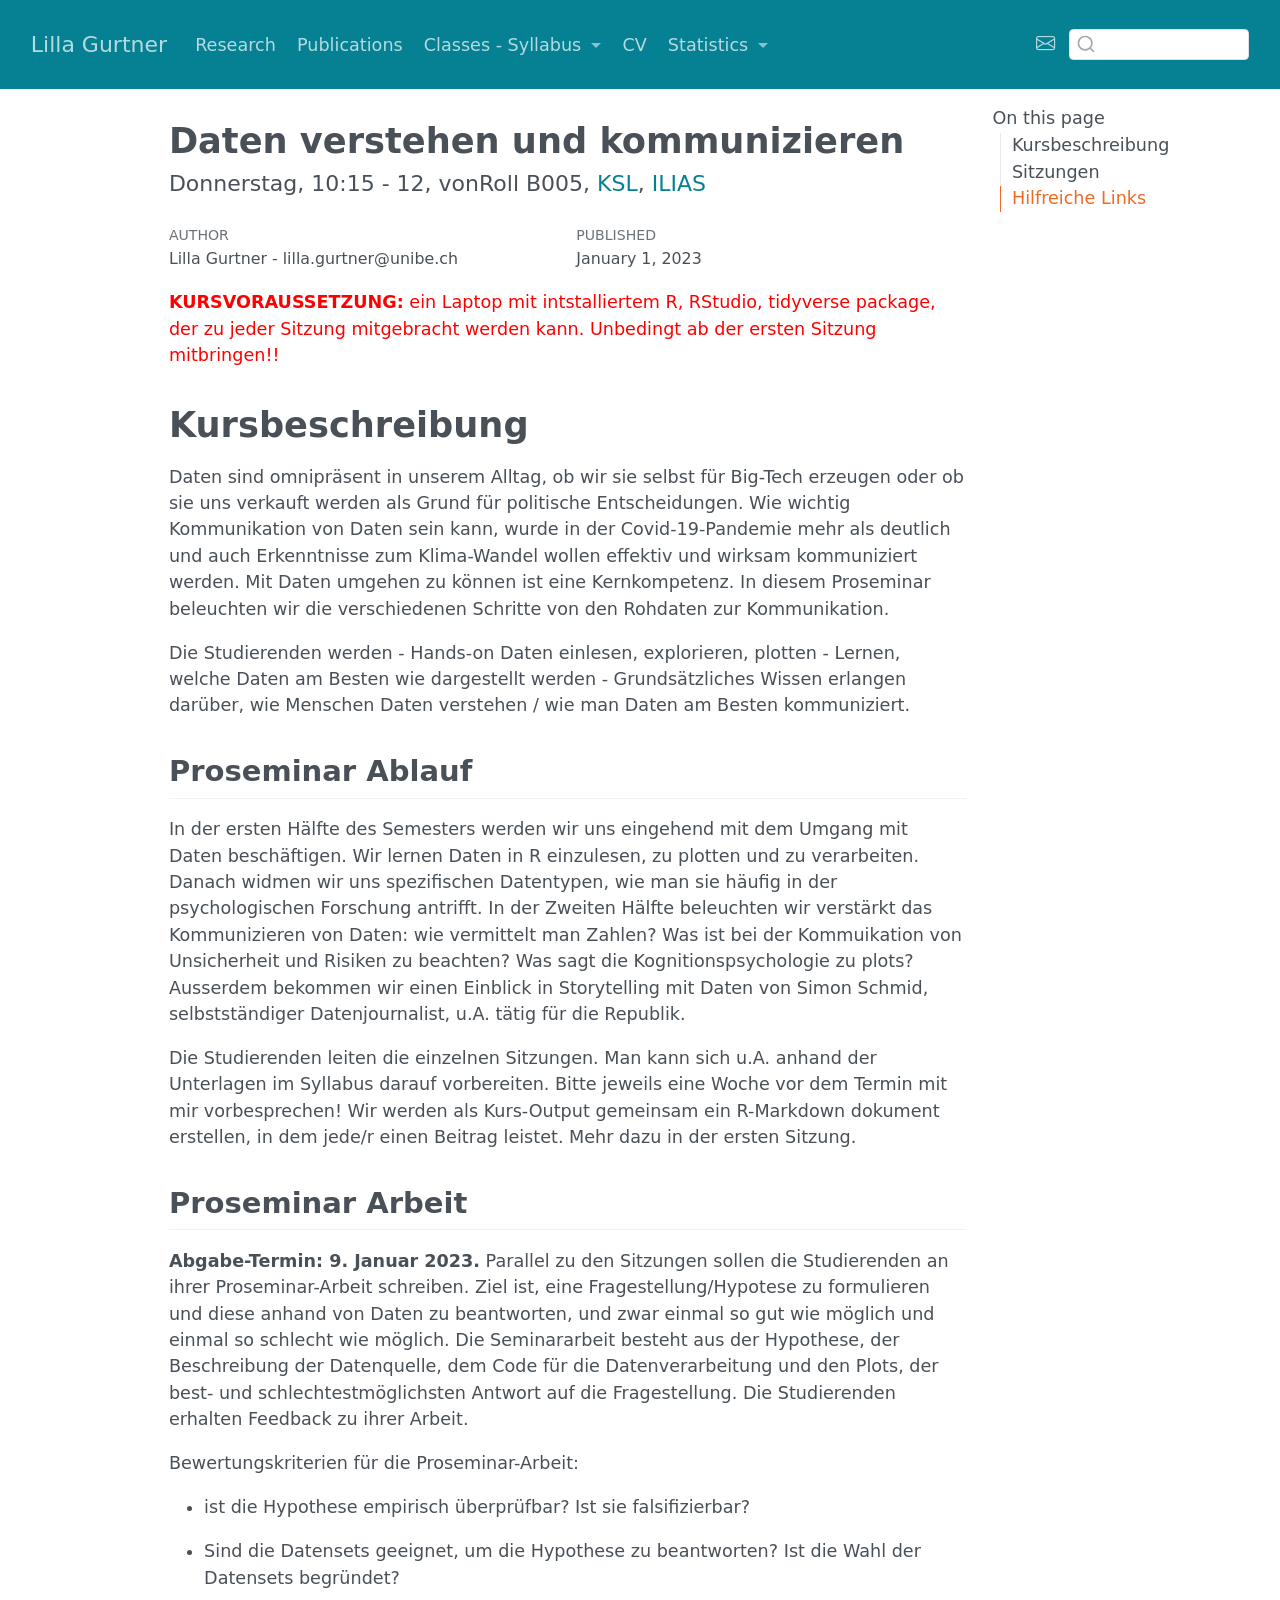
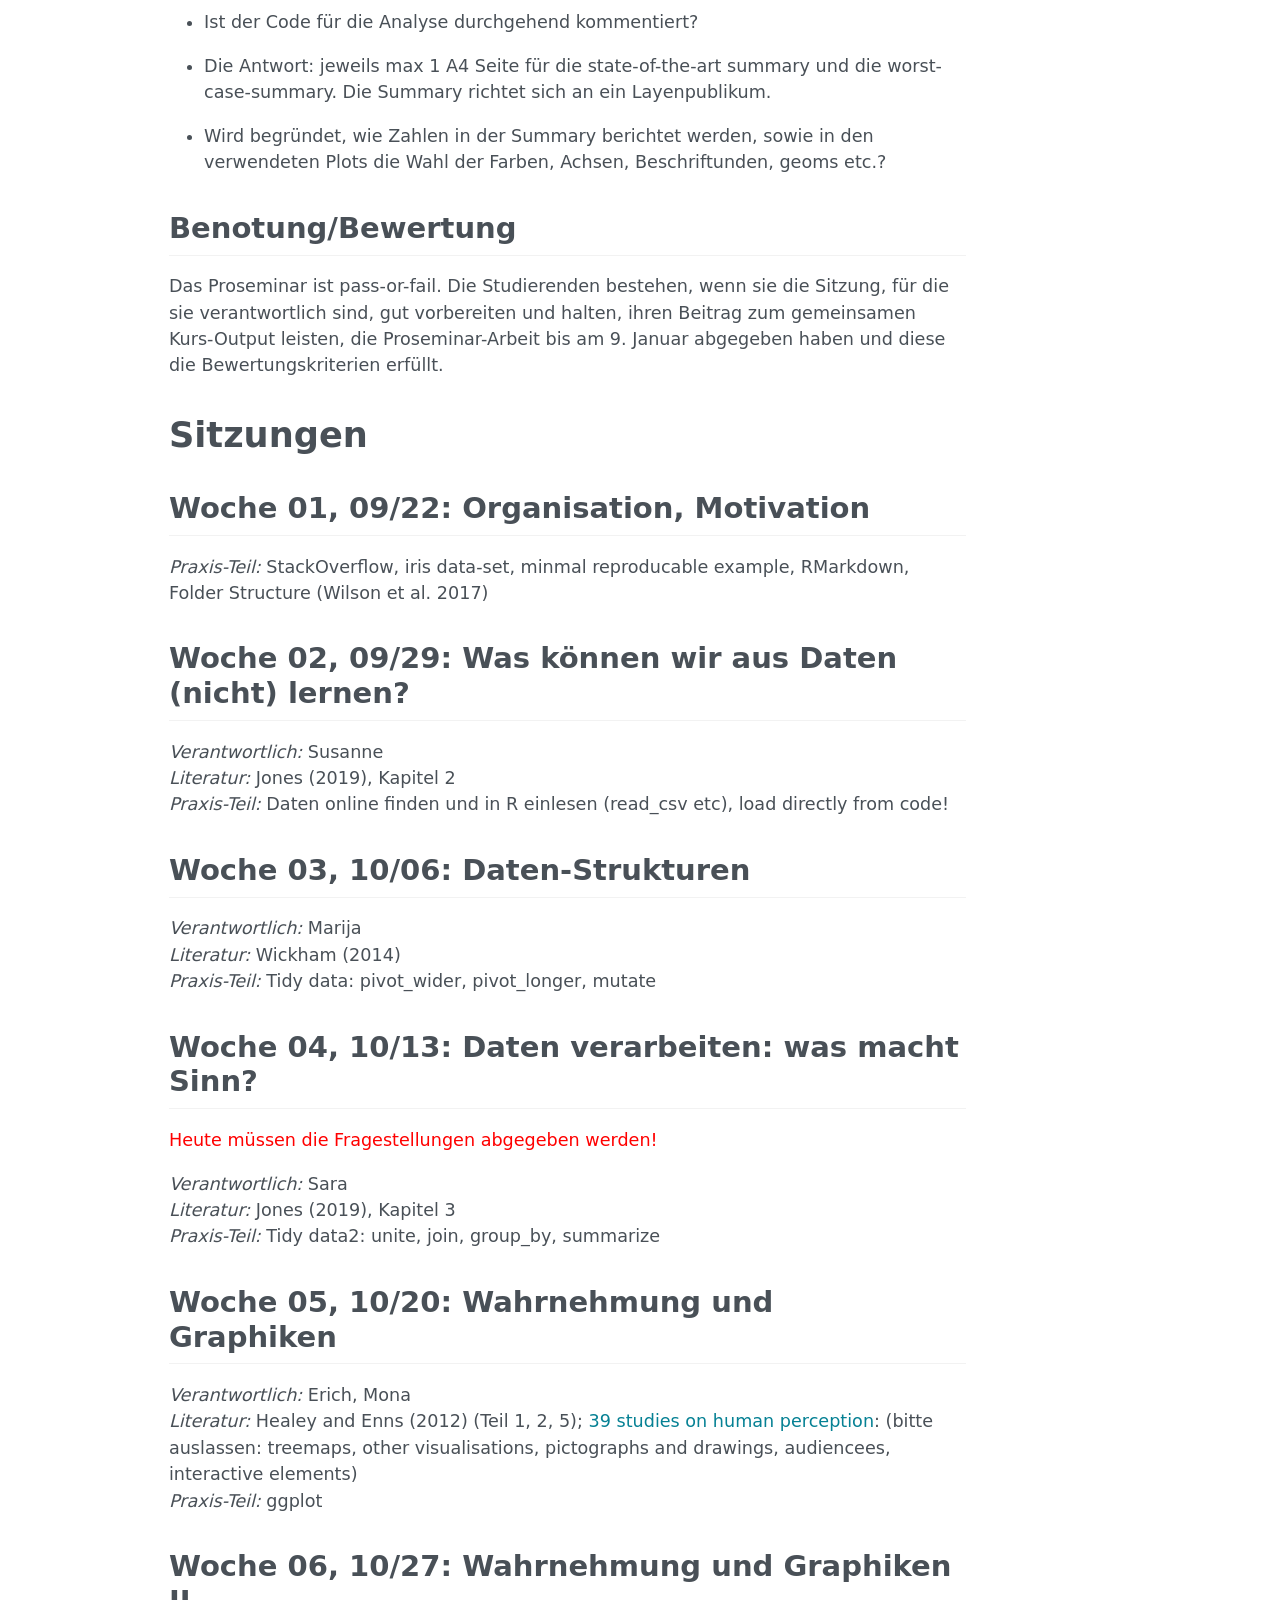
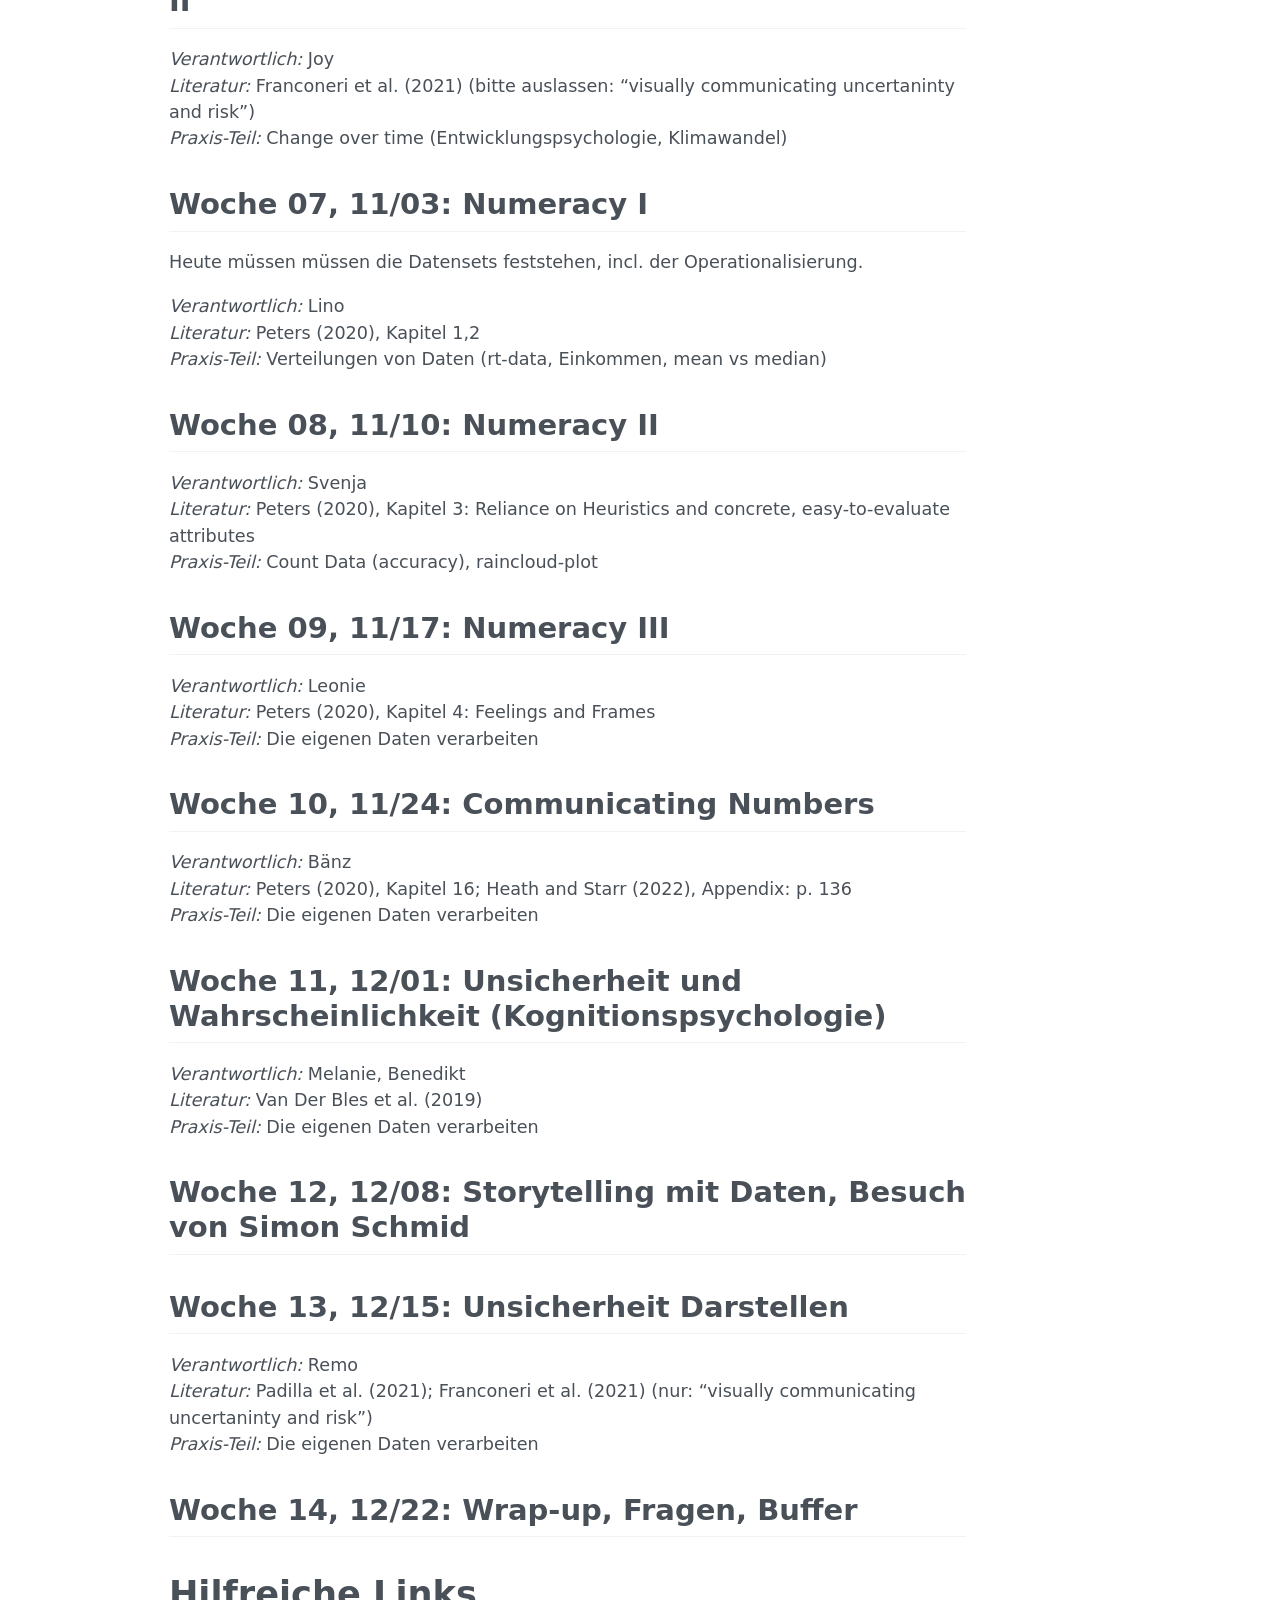
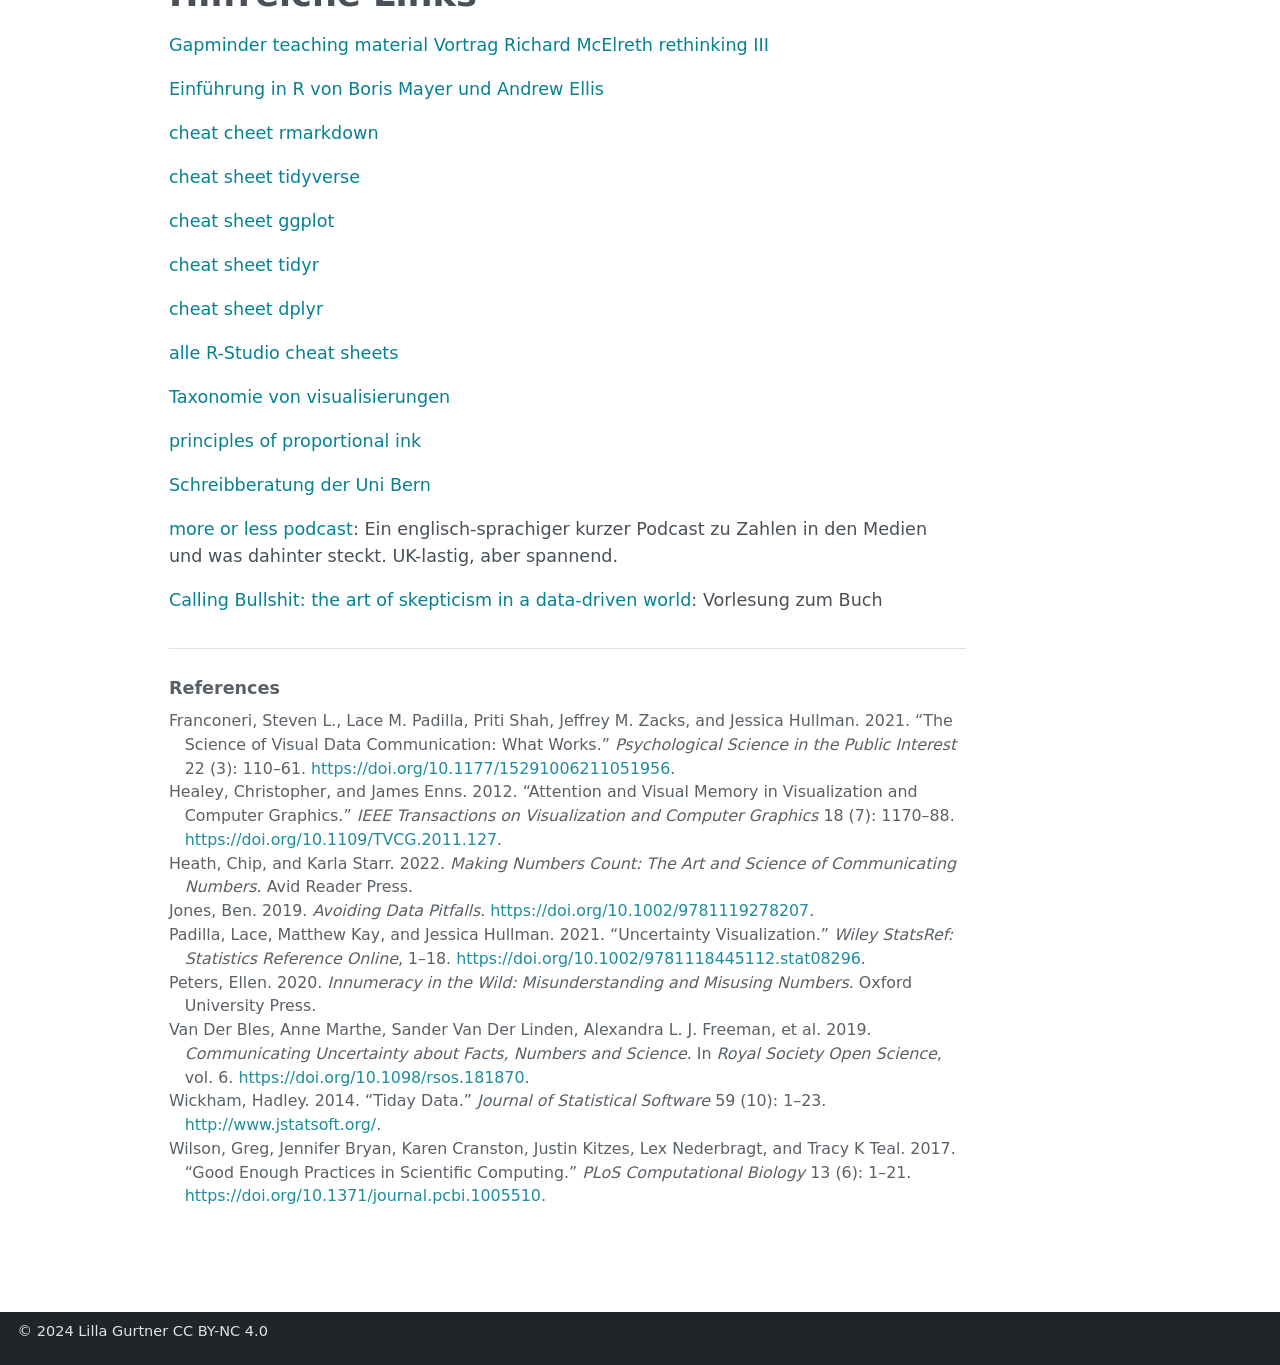
<file: docs/classes/Data_literacy/index_data_lit.html>
<!DOCTYPE html>
<html xmlns="http://www.w3.org/1999/xhtml" lang="en" xml:lang="en"><head>
<meta http-equiv="Content-Type" content="text/html; charset=UTF-8">
<meta charset="utf-8">
<meta name="generator" content="quarto-1.9.37">
<meta name="viewport" content="width=device-width, initial-scale=1.0, user-scalable=yes">
<meta name="author" content="Lilla Gurtner - lilla.gurtner@unibe.ch">
<meta name="dcterms.date" content="2023-01-01">
<title>Daten verstehen und kommunizieren – Lilla Gurtner</title>
<style>
/* Default styles provided by pandoc.
** See https://pandoc.org/MANUAL.html#variables-for-html for config info.
*/
code{white-space: pre-wrap;}
span.smallcaps{font-variant: small-caps;}
div.columns{display: flex; gap: min(4vw, 1.5em);}
div.column{flex: auto; overflow-x: auto;}
div.hanging-indent{margin-left: 1.5em; text-indent: -1.5em;}
ul.task-list{list-style: none;}
ul.task-list li input[type="checkbox"] {
  width: 0.8em;
  margin: 0 0.8em 0.2em -1em; /* quarto-specific, see https://github.com/quarto-dev/quarto-cli/issues/4556 */ 
  vertical-align: middle;
}
/* CSS for citations */
div.csl-bib-body { }
div.csl-entry {
  clear: both;
}
.hanging-indent div.csl-entry {
  margin-left:2em;
  text-indent:-2em;
}
div.csl-left-margin {
  min-width:2em;
  float:left;
}
div.csl-right-inline {
  margin-left:2em;
  padding-left:1em;
}
div.csl-indent {
  margin-left: 2em;
}</style>

<script src="../../site_libs/quarto-nav/quarto-nav.js"></script>
<script src="../../site_libs/clipboard/clipboard.min.js"></script>
<script src="../../site_libs/quarto-search/autocomplete.umd.js"></script>
<script src="../../site_libs/quarto-search/fuse.min.js"></script>
<script src="../../site_libs/quarto-search/quarto-search.js"></script>
<meta name="quarto:offset" content="../../">
<script src="../../site_libs/quarto-html/quarto.js" type="module"></script>
<script src="../../site_libs/quarto-html/tabsets/tabsets.js" type="module"></script>
<script src="../../site_libs/quarto-html/popper.min.js"></script>
<script src="../../site_libs/quarto-html/tippy.umd.min.js"></script>
<script src="../../site_libs/quarto-html/anchor.min.js"></script>
<link href="../../site_libs/quarto-html/tippy.css" rel="stylesheet">
<link href="../../site_libs/quarto-html/quarto-syntax-highlighting-7f8f88aac4f3542376d5c11b86a4c14d.css" rel="stylesheet" id="quarto-text-highlighting-styles">
<script src="../../site_libs/bootstrap/bootstrap.min.js"></script>
<link href="../../site_libs/bootstrap/bootstrap-icons.css" rel="stylesheet">
<link href="../../site_libs/bootstrap/bootstrap-db49e53ea84c5c6f29d0102649885da3.min.css" rel="stylesheet" append-hash="true" id="quarto-bootstrap" data-mode="light"><script id="quarto-search-options" type="application/json">{
  "location": "navbar",
  "copy-button": false,
  "collapse-after": 3,
  "panel-placement": "end",
  "type": "textbox",
  "limit": 50,
  "keyboard-shortcut": [
    "f",
    "/",
    "s"
  ],
  "language": {
    "search-no-results-text": "No results",
    "search-matching-documents-text": "matching documents",
    "search-copy-link-title": "Copy link to search",
    "search-hide-matches-text": "Hide additional matches",
    "search-more-match-text": "more match in this document",
    "search-more-matches-text": "more matches in this document",
    "search-clear-button-title": "Clear",
    "search-text-placeholder": "",
    "search-detached-cancel-button-title": "Cancel",
    "search-submit-button-title": "Submit",
    "search-label": "Search"
  }
}</script>
</head>
<body class="nav-fixed quarto-light">

<div id="quarto-search-results"></div>
  <header id="quarto-header" class="headroom fixed-top"><nav class="navbar navbar-expand-lg " data-bs-theme="dark"><div class="navbar-container container-fluid">
      <div class="navbar-brand-container mx-auto">
    <a class="navbar-brand" href="../../index.html">
    <span class="navbar-title">Lilla Gurtner</span>
    </a>
  </div>
            <div id="quarto-search" class="" title="Search"></div>
          <button class="navbar-toggler" type="button" data-bs-toggle="collapse" data-bs-target="#navbarCollapse" aria-controls="navbarCollapse" role="menu" aria-expanded="false" aria-label="Toggle navigation" onclick="if (window.quartoToggleHeadroom) { window.quartoToggleHeadroom(); }">
  <span class="navbar-toggler-icon"></span>
</button>
          <div class="collapse navbar-collapse" id="navbarCollapse">
            <ul class="navbar-nav navbar-nav-scroll me-auto">
<li class="nav-item">
    <a class="nav-link" href="../../research/index_research.html"> 
<span class="menu-text">Research</span></a>
  </li>  
  <li class="nav-item">
    <a class="nav-link" href="../../publications/index_pub.html"> 
<span class="menu-text">Publications</span></a>
  </li>  
  <li class="nav-item dropdown ">
    <a class="nav-link dropdown-toggle" href="#" id="nav-menu-classes---syllabus" role="link" data-bs-toggle="dropdown" aria-expanded="false">
 <span class="menu-text">Classes - Syllabus</span>
    </a>
    <ul class="dropdown-menu" aria-labelledby="nav-menu-classes---syllabus">
<li>
    <a class="dropdown-item" href="../../classes/Data_literacy/index_data_lit.html">
 <span class="dropdown-text">Data literacy</span></a>
  </li>  
        <li>
    <a class="dropdown-item" href="../../classes/SustainabANDpsy/Syllabus_Psychology_Sustainability.html">
 <span class="dropdown-text">Psychology and Sustainability</span></a>
  </li>  
        <li>
    <a class="dropdown-item" href="../../classes/fake-news-game/fake-news-game.html">
 <span class="dropdown-text">Fake-news Game</span></a>
  </li>  
    </ul>
</li>
  <li class="nav-item">
    <a class="nav-link" href="../../cv/index_cv.html"> 
<span class="menu-text">CV</span></a>
  </li>  
  <li class="nav-item dropdown ">
    <a class="nav-link dropdown-toggle" href="#" id="nav-menu-statistics" role="link" data-bs-toggle="dropdown" aria-expanded="false">
 <span class="menu-text">Statistics</span>
    </a>
    <ul class="dropdown-menu" aria-labelledby="nav-menu-statistics">
<li>
    <a class="dropdown-item" href="../../link_functions/index_linkfun.html">
 <span class="dropdown-text">Fun with linkfunctions</span></a>
  </li>  
        <li>
    <a class="dropdown-item" href="../../optimal_vigniettes/index_optimal_vigniettes.html">
 <span class="dropdown-text">Optimal vigniettes</span></a>
  </li>  
    </ul>
</li>
</ul>
<ul class="navbar-nav navbar-nav-scroll ms-auto">
<li class="nav-item compact">
    <a class="nav-link" href="mailto:lilla.gurtner2@unibe.ch"> <i class="bi bi-envelope" role="img" aria-label="email">
</i> 
<span class="menu-text"></span></a>
  </li>  
</ul>
</div> <!-- /navcollapse -->
            <div class="quarto-navbar-tools">
</div>
      </div> <!-- /container-fluid -->
    </nav></header><!-- content --><div id="quarto-content" class="quarto-container page-columns page-rows-contents page-layout-article page-navbar">
<!-- sidebar -->
<!-- margin-sidebar -->
    <div id="quarto-margin-sidebar" class="sidebar margin-sidebar">
        <nav id="TOC" role="doc-toc" class="toc-active"><h2 id="toc-title">On this page</h2>
   
  <ul>
<li>
<a href="#kursbeschreibung" id="toc-kursbeschreibung" class="nav-link active" data-scroll-target="#kursbeschreibung">Kursbeschreibung</a>
  <ul class="collapse">
<li><a href="#proseminar-ablauf" id="toc-proseminar-ablauf" class="nav-link" data-scroll-target="#proseminar-ablauf">Proseminar Ablauf</a></li>
  <li><a href="#proseminar-arbeit" id="toc-proseminar-arbeit" class="nav-link" data-scroll-target="#proseminar-arbeit">Proseminar Arbeit</a></li>
  <li><a href="#benotungbewertung" id="toc-benotungbewertung" class="nav-link" data-scroll-target="#benotungbewertung">Benotung/Bewertung</a></li>
  </ul>
</li>
  <li>
<a href="#sitzungen" id="toc-sitzungen" class="nav-link" data-scroll-target="#sitzungen">Sitzungen</a>
  <ul class="collapse">
<li><a href="#woche-01-0922-organisation-motivation" id="toc-woche-01-0922-organisation-motivation" class="nav-link" data-scroll-target="#woche-01-0922-organisation-motivation"><strong>Woche 01, 09/22: Organisation, Motivation</strong></a></li>
  <li><a href="#woche-02-0929-was-k%C3%B6nnen-wir-aus-daten-nicht-lernen" id="toc-woche-02-0929-was-können-wir-aus-daten-nicht-lernen" class="nav-link" data-scroll-target="#woche-02-0929-was-k%C3%B6nnen-wir-aus-daten-nicht-lernen"><strong>Woche 02, 09/29: Was können wir aus Daten (nicht) lernen?</strong></a></li>
  <li><a href="#woche-03-1006-daten-strukturen" id="toc-woche-03-1006-daten-strukturen" class="nav-link" data-scroll-target="#woche-03-1006-daten-strukturen"><strong>Woche 03, 10/06: Daten-Strukturen</strong></a></li>
  <li><a href="#woche-04-1013-daten-verarbeiten-was-macht-sinn" id="toc-woche-04-1013-daten-verarbeiten-was-macht-sinn" class="nav-link" data-scroll-target="#woche-04-1013-daten-verarbeiten-was-macht-sinn"><strong>Woche 04, 10/13: Daten verarbeiten: was macht Sinn?</strong></a></li>
  <li><a href="#woche-05-1020-wahrnehmung-und-graphiken" id="toc-woche-05-1020-wahrnehmung-und-graphiken" class="nav-link" data-scroll-target="#woche-05-1020-wahrnehmung-und-graphiken"><strong>Woche 05, 10/20: Wahrnehmung und Graphiken</strong></a></li>
  <li><a href="#woche-06-1027-wahrnehmung-und-graphiken-ii" id="toc-woche-06-1027-wahrnehmung-und-graphiken-ii" class="nav-link" data-scroll-target="#woche-06-1027-wahrnehmung-und-graphiken-ii"><strong>Woche 06, 10/27: Wahrnehmung und Graphiken II</strong></a></li>
  <li><a href="#woche-07-1103-numeracy-i" id="toc-woche-07-1103-numeracy-i" class="nav-link" data-scroll-target="#woche-07-1103-numeracy-i"><strong>Woche 07, 11/03: Numeracy I</strong></a></li>
  <li><a href="#woche-08-1110-numeracy-ii" id="toc-woche-08-1110-numeracy-ii" class="nav-link" data-scroll-target="#woche-08-1110-numeracy-ii"><strong>Woche 08, 11/10: Numeracy II</strong></a></li>
  <li><a href="#woche-09-1117-numeracy-iii" id="toc-woche-09-1117-numeracy-iii" class="nav-link" data-scroll-target="#woche-09-1117-numeracy-iii"><strong>Woche 09, 11/17: Numeracy III</strong></a></li>
  <li><a href="#woche-10-1124-communicating-numbers" id="toc-woche-10-1124-communicating-numbers" class="nav-link" data-scroll-target="#woche-10-1124-communicating-numbers"><strong>Woche 10, 11/24: Communicating Numbers</strong></a></li>
  <li><a href="#woche-11-1201-unsicherheit-und-wahrscheinlichkeit-kognitionspsychologie" id="toc-woche-11-1201-unsicherheit-und-wahrscheinlichkeit-kognitionspsychologie" class="nav-link" data-scroll-target="#woche-11-1201-unsicherheit-und-wahrscheinlichkeit-kognitionspsychologie"><strong>Woche 11, 12/01: Unsicherheit und Wahrscheinlichkeit (Kognitionspsychologie)</strong></a></li>
  <li><a href="#woche-12-1208-storytelling-mit-daten-besuch-von-simon-schmid" id="toc-woche-12-1208-storytelling-mit-daten-besuch-von-simon-schmid" class="nav-link" data-scroll-target="#woche-12-1208-storytelling-mit-daten-besuch-von-simon-schmid"><strong>Woche 12, 12/08: Storytelling mit Daten, Besuch von Simon Schmid</strong></a></li>
  <li><a href="#woche-13-1215-unsicherheit-darstellen" id="toc-woche-13-1215-unsicherheit-darstellen" class="nav-link" data-scroll-target="#woche-13-1215-unsicherheit-darstellen"><strong>Woche 13, 12/15: Unsicherheit Darstellen</strong></a></li>
  <li><a href="#woche-14-1222-wrap-up-fragen-buffer" id="toc-woche-14-1222-wrap-up-fragen-buffer" class="nav-link" data-scroll-target="#woche-14-1222-wrap-up-fragen-buffer"><strong>Woche 14, 12/22: Wrap-up, Fragen, Buffer</strong></a></li>
  </ul>
</li>
  <li><a href="#hilfreiche-links" id="toc-hilfreiche-links" class="nav-link" data-scroll-target="#hilfreiche-links">Hilfreiche Links</a></li>
  </ul></nav>
    </div>
<!-- main -->
<main class="content" id="quarto-document-content"><header id="title-block-header" class="quarto-title-block default"><div class="quarto-title">
<h1 class="title">Daten verstehen und kommunizieren</h1>
<p class="subtitle lead">Donnerstag, 10:15 - 12, vonRoll B005, <a href="https://ksl.unibe.ch/KSL/kurzansicht?2&amp;stammNr=478535&amp;semester=HS2022&amp;lfdNr=0">KSL</a>, <a href="https://ilias.unibe.ch/goto.php?target=crs_2445306&amp;client_id=ilias3_unibe">ILIAS</a></p>
</div>



<div class="quarto-title-meta">

    <div>
    <div class="quarto-title-meta-heading">Author</div>
    <div class="quarto-title-meta-contents">
             <p>Lilla Gurtner - lilla.gurtner@unibe.ch </p>
          </div>
  </div>
    
    <div>
    <div class="quarto-title-meta-heading">Published</div>
    <div class="quarto-title-meta-contents">
      <p class="date">January 1, 2023</p>
    </div>
  </div>
  
    
  </div>
  


</header><div class="fullwidth">
<p><span style="color:red"><strong>KURSVORAUSSETZUNG:</strong> ein Laptop mit intstalliertem R, RStudio, tidyverse package, der zu jeder Sitzung mitgebracht werden kann. Unbedingt ab der ersten Sitzung mitbringen!!</span></p>
</div>
<section id="kursbeschreibung" class="level1"><h1>Kursbeschreibung</h1>
<div class="fullwidth">
<p>Daten sind omnipräsent in unserem Alltag, ob wir sie selbst für Big-Tech erzeugen oder ob sie uns verkauft werden als Grund für politische Entscheidungen. Wie wichtig Kommunikation von Daten sein kann, wurde in der Covid-19-Pandemie mehr als deutlich und auch Erkenntnisse zum Klima-Wandel wollen effektiv und wirksam kommuniziert werden. Mit Daten umgehen zu können ist eine Kernkompetenz. In diesem Proseminar beleuchten wir die verschiedenen Schritte von den Rohdaten zur Kommunikation.</p>
<p>Die Studierenden werden - Hands-on Daten einlesen, explorieren, plotten - Lernen, welche Daten am Besten wie dargestellt werden - Grundsätzliches Wissen erlangen darüber, wie Menschen Daten verstehen / wie man Daten am Besten kommuniziert.</p>
</div>
<section id="proseminar-ablauf" class="level2"><h2 class="anchored" data-anchor-id="proseminar-ablauf">Proseminar Ablauf</h2>
<div class="fullwidth">
<p>In der ersten Hälfte des Semesters werden wir uns eingehend mit dem Umgang mit Daten beschäftigen. Wir lernen Daten in R einzulesen, zu plotten und zu verarbeiten. Danach widmen wir uns spezifischen Datentypen, wie man sie häufig in der psychologischen Forschung antrifft. In der Zweiten Hälfte beleuchten wir verstärkt das Kommunizieren von Daten: wie vermittelt man Zahlen? Was ist bei der Kommuikation von Unsicherheit und Risiken zu beachten? Was sagt die Kognitionspsychologie zu plots? Ausserdem bekommen wir einen Einblick in Storytelling mit Daten von Simon Schmid, selbstständiger Datenjournalist, u.A. tätig für die Republik.</p>
<p>Die Studierenden leiten die einzelnen Sitzungen. Man kann sich u.A. anhand der Unterlagen im Syllabus darauf vorbereiten. Bitte jeweils eine Woche vor dem Termin mit mir vorbesprechen! Wir werden als Kurs-Output gemeinsam ein R-Markdown dokument erstellen, in dem jede/r einen Beitrag leistet. Mehr dazu in der ersten Sitzung.</p>
</div>
</section><section id="proseminar-arbeit" class="level2"><h2 class="anchored" data-anchor-id="proseminar-arbeit">Proseminar Arbeit</h2>
<div class="fullwidth">
<p><strong>Abgabe-Termin: 9. Januar 2023.</strong> Parallel zu den Sitzungen sollen die Studierenden an ihrer Proseminar-Arbeit schreiben. Ziel ist, eine Fragestellung/Hypotese zu formulieren und diese anhand von Daten zu beantworten, und zwar einmal so gut wie möglich und einmal so schlecht wie möglich. Die Seminararbeit besteht aus der Hypothese, der Beschreibung der Datenquelle, dem Code für die Datenverarbeitung und den Plots, der best- und schlechtestmöglichsten Antwort auf die Fragestellung. Die Studierenden erhalten Feedback zu ihrer Arbeit.</p>
<p>Bewertungskriterien für die Proseminar-Arbeit:</p>
<ul>
<li><p>ist die Hypothese empirisch überprüfbar? Ist sie falsifizierbar?</p></li>
<li><p>Sind die Datensets geeignet, um die Hypothese zu beantworten? Ist die Wahl der Datensets begründet?</p></li>
<li><p>Ist der Code für die Analyse durchgehend kommentiert?</p></li>
<li><p>Die Antwort: jeweils max 1 A4 Seite für die state-of-the-art summary und die worst-case-summary. Die Summary richtet sich an ein Layenpublikum.</p></li>
<li><p>Wird begründet, wie Zahlen in der Summary berichtet werden, sowie in den verwendeten Plots die Wahl der Farben, Achsen, Beschriftunden, geoms etc.?</p></li>
</ul>
</div>
</section><section id="benotungbewertung" class="level2"><h2 class="anchored" data-anchor-id="benotungbewertung">Benotung/Bewertung</h2>
<div class="fullwidth">
<p>Das Proseminar ist pass-or-fail. Die Studierenden bestehen, wenn sie die Sitzung, für die sie verantwortlich sind, gut vorbereiten und halten, ihren Beitrag zum gemeinsamen Kurs-Output leisten, die Proseminar-Arbeit bis am 9. Januar abgegeben haben und diese die Bewertungskriterien erfüllt.</p>
</div>
</section></section><section id="sitzungen" class="level1"><h1>Sitzungen</h1>
<section id="woche-01-0922-organisation-motivation" class="level2"><h2 class="anchored" data-anchor-id="woche-01-0922-organisation-motivation"><strong>Woche 01, 09/22: Organisation, Motivation</strong></h2>
<p><em>Praxis-Teil:</em> StackOverflow, iris data-set, minmal reproducable example, RMarkdown, Folder Structure <span class="citation" data-cites="Wilson2017">(Wilson et al. 2017)</span></p>
</section><section id="woche-02-0929-was-können-wir-aus-daten-nicht-lernen" class="level2"><h2 class="anchored" data-anchor-id="woche-02-0929-was-können-wir-aus-daten-nicht-lernen"><strong>Woche 02, 09/29: Was können wir aus Daten (nicht) lernen?</strong></h2>
<p><em>Verantwortlich:</em> Susanne<br><em>Literatur:</em> <span class="citation" data-cites="Jones2019">Jones (2019)</span>, Kapitel 2<br><em>Praxis-Teil:</em> Daten online finden und in R einlesen (read_csv etc), load directly from code!</p>
</section><section id="woche-03-1006-daten-strukturen" class="level2"><h2 class="anchored" data-anchor-id="woche-03-1006-daten-strukturen"><strong>Woche 03, 10/06: Daten-Strukturen</strong></h2>
<div class="fullwidth">
<p><em>Verantwortlich:</em> Marija<br><em>Literatur:</em> <span class="citation" data-cites="Wickham2014">Wickham (2014)</span><br><em>Praxis-Teil:</em> Tidy data: pivot_wider, pivot_longer, mutate</p>
</div>
</section><section id="woche-04-1013-daten-verarbeiten-was-macht-sinn" class="level2"><h2 class="anchored" data-anchor-id="woche-04-1013-daten-verarbeiten-was-macht-sinn"><strong>Woche 04, 10/13: Daten verarbeiten: was macht Sinn?</strong></h2>
<div class="fullwidth">
<p><span style="color:red"> Heute müssen die Fragestellungen abgegeben werden!</span></p>
<p><em>Verantwortlich:</em> Sara<br><em>Literatur:</em> <span class="citation" data-cites="Jones2019">Jones (2019)</span>, Kapitel 3<br><em>Praxis-Teil:</em> Tidy data2: unite, join, group_by, summarize</p>
</div>
</section><section id="woche-05-1020-wahrnehmung-und-graphiken" class="level2"><h2 class="anchored" data-anchor-id="woche-05-1020-wahrnehmung-und-graphiken"><strong>Woche 05, 10/20: Wahrnehmung und Graphiken</strong></h2>
<div class="fullwidth">
<p><em>Verantwortlich:</em> Erich, Mona<br><em>Literatur:</em> <span class="citation" data-cites="Healey2012">Healey and Enns (2012)</span> (Teil 1, 2, 5); <a href="https://medium.com/@kennelliott/39-studies-about-human-perception-in-30-minutes-4728f9e31a73">39 studies on human perception</a>: (bitte auslassen: treemaps, other visualisations, pictographs and drawings, audiencees, interactive elements)<br><em>Praxis-Teil:</em> ggplot</p>
</div>
</section><section id="woche-06-1027-wahrnehmung-und-graphiken-ii" class="level2"><h2 class="anchored" data-anchor-id="woche-06-1027-wahrnehmung-und-graphiken-ii"><strong>Woche 06, 10/27: Wahrnehmung und Graphiken II</strong></h2>
<div class="fullwidth">
<p><em>Verantwortlich:</em> Joy<br><em>Literatur:</em> <span class="citation" data-cites="Franconeri2021">Franconeri et al. (2021)</span> (bitte auslassen: “visually communicating uncertaninty and risk”)<br><em>Praxis-Teil:</em> Change over time (Entwicklungspsychologie, Klimawandel)</p>
</div>
</section><section id="woche-07-1103-numeracy-i" class="level2"><h2 class="anchored" data-anchor-id="woche-07-1103-numeracy-i"><strong>Woche 07, 11/03: Numeracy I</strong></h2>
<div class="fullwidth">
<p>Heute müssen müssen die Datensets feststehen, incl.&nbsp;der Operationalisierung.</p>
<p><em>Verantwortlich:</em> Lino<br><em>Literatur:</em> <span class="citation" data-cites="Peters2020">Peters (2020)</span>, Kapitel 1,2<br><em>Praxis-Teil:</em> Verteilungen von Daten (rt-data, Einkommen, mean vs median)</p>
</div>
</section><section id="woche-08-1110-numeracy-ii" class="level2"><h2 class="anchored" data-anchor-id="woche-08-1110-numeracy-ii"><strong>Woche 08, 11/10: Numeracy II</strong></h2>
<div class="fullwidth">
<p><em>Verantwortlich:</em> Svenja<br><em>Literatur:</em> <span class="citation" data-cites="Peters2020">Peters (2020)</span>, Kapitel 3: Reliance on Heuristics and concrete, easy-to-evaluate attributes<br><em>Praxis-Teil:</em> Count Data (accuracy), raincloud-plot</p>
</div>
</section><section id="woche-09-1117-numeracy-iii" class="level2"><h2 class="anchored" data-anchor-id="woche-09-1117-numeracy-iii"><strong>Woche 09, 11/17: Numeracy III</strong></h2>
<div class="fullwidth">
<p><em>Verantwortlich:</em> Leonie<br><em>Literatur:</em> <span class="citation" data-cites="Peters2020">Peters (2020)</span>, Kapitel 4: Feelings and Frames<br><em>Praxis-Teil:</em> Die eigenen Daten verarbeiten</p>
</div>
</section><section id="woche-10-1124-communicating-numbers" class="level2"><h2 class="anchored" data-anchor-id="woche-10-1124-communicating-numbers"><strong>Woche 10, 11/24: Communicating Numbers</strong></h2>
<div class="fullwidth">
<p><em>Verantwortlich:</em> Bänz<br><em>Literatur: </em> <span class="citation" data-cites="Peters2020">Peters (2020)</span>, Kapitel 16; <span class="citation" data-cites="Heath2022">Heath and Starr (2022)</span>, Appendix: p.&nbsp;136<br><em>Praxis-Teil:</em> Die eigenen Daten verarbeiten</p>
</div>
</section><section id="woche-11-1201-unsicherheit-und-wahrscheinlichkeit-kognitionspsychologie" class="level2"><h2 class="anchored" data-anchor-id="woche-11-1201-unsicherheit-und-wahrscheinlichkeit-kognitionspsychologie"><strong>Woche 11, 12/01: Unsicherheit und Wahrscheinlichkeit (Kognitionspsychologie)</strong></h2>
<div class="fullwidth">
<p><em>Verantwortlich:</em> Melanie, Benedikt<br><em>Literatur: </em> <span class="citation" data-cites="VanDerBles2019">Van Der Bles et al. (2019)</span><br><em>Praxis-Teil:</em> Die eigenen Daten verarbeiten</p>
</div>
</section><section id="woche-12-1208-storytelling-mit-daten-besuch-von-simon-schmid" class="level2"><h2 class="anchored" data-anchor-id="woche-12-1208-storytelling-mit-daten-besuch-von-simon-schmid"><strong>Woche 12, 12/08: Storytelling mit Daten, Besuch von Simon Schmid</strong></h2>
</section><section id="woche-13-1215-unsicherheit-darstellen" class="level2"><h2 class="anchored" data-anchor-id="woche-13-1215-unsicherheit-darstellen"><strong>Woche 13, 12/15: Unsicherheit Darstellen</strong></h2>
<div class="fullwidth">
<p><em>Verantwortlich:</em> Remo<br><em>Literatur: </em> <span class="citation" data-cites="Padilla2021">Padilla et al. (2021)</span>; <span class="citation" data-cites="Franconeri2021">Franconeri et al. (2021)</span> (nur: “visually communicating uncertaninty and risk”)<br><em>Praxis-Teil:</em> Die eigenen Daten verarbeiten</p>
</div>
</section><section id="woche-14-1222-wrap-up-fragen-buffer" class="level2"><h2 class="anchored" data-anchor-id="woche-14-1222-wrap-up-fragen-buffer"><strong>Woche 14, 12/22: Wrap-up, Fragen, Buffer</strong></h2>
</section></section><section id="hilfreiche-links" class="level1"><h1>Hilfreiche Links</h1>
<p><a href="https://www.gapminder.org/downloads/">Gapminder teaching material</a> <a href="https://www.youtube.com/watch?v=FdnMWdICdRs&amp;list=PLDcUM9US4XdPz-KxHM4XHt7uUVGWWVSus&amp;index=1">Vortrag Richard McElreth rethinking III</a></p>
<p><a href="https://methodenlehre.github.io/einfuehrung-in-R/">Einführung in R von Boris Mayer und Andrew Ellis</a></p>
<p><a href="https://raw.githubusercontent.com/rstudio/cheatsheets/main/rmarkdown.pdf">cheat cheet rmarkdown</a></p>
<p><a href="https://ugoproto.github.io/ugo_r_doc/pdf/Tidyverse_for_Beginners.pdf">cheat sheet tidyverse</a></p>
<p><a href="https://nyu-cdsc.github.io/learningr/assets/data-visualization-2.1.pdf">cheat sheet ggplot</a></p>
<p><a href="https://leadousset.github.io/intro-to-R/cheatsheet_tidy.pdf">cheat sheet tidyr</a></p>
<p><a href="https://raw.githubusercontent.com/rstudio/cheatsheets/main/data-transformation.pdf">cheat sheet dplyr</a></p>
<p><a href="https://www.rstudio.com/resources/cheatsheets/">alle R-Studio cheat sheets</a></p>
<p><a href="https://datavizcatalogue.com/">Taxonomie von visualisierungen</a></p>
<p><a href="https://clauswilke.com/dataviz/proportional-ink.html">principles of proportional ink</a></p>
<p><a href="https://www.ub.unibe.ch/service/kurse_und_beratung/schreibberatung/index_ger.html#pane1135463">Schreibberatung der Uni Bern</a></p>
<p><a href="https://www.bbc.co.uk/programmes/p02nrss1/episodes/downloads">more or less podcast</a>: Ein englisch-sprachiger kurzer Podcast zu Zahlen in den Medien und was dahinter steckt. UK-lastig, aber spannend.</p>
<p><a href="https://www.youtube.com/watch?v=A2OtU5vlR0k">Calling Bullshit: the art of skepticism in a data-driven world</a>: Vorlesung zum Buch</p>



</section><div id="quarto-appendix" class="default"><section class="quarto-appendix-contents" role="doc-bibliography" id="quarto-bibliography"><h2 class="anchored quarto-appendix-heading">References</h2><div id="refs" class="references csl-bib-body hanging-indent" role="list">
<div id="ref-Franconeri2021" class="csl-entry" role="listitem">
Franconeri, Steven L., Lace M. Padilla, Priti Shah, Jeffrey M. Zacks, and Jessica Hullman. 2021. <span>“The <span>Science</span> of <span>Visual Data Communication</span>: <span>What Works</span>.”</span> <em>Psychological Science in the Public Interest</em> 22 (3): 110–61. <a href="https://doi.org/10.1177/15291006211051956">https://doi.org/10.1177/15291006211051956</a>.
</div>
<div id="ref-Healey2012" class="csl-entry" role="listitem">
Healey, Christopher, and James Enns. 2012. <span>“Attention and Visual Memory in Visualization and Computer Graphics.”</span> <em>IEEE Transactions on Visualization and Computer Graphics</em> 18 (7): 1170–88. <a href="https://doi.org/10.1109/TVCG.2011.127">https://doi.org/10.1109/TVCG.2011.127</a>.
</div>
<div id="ref-Heath2022" class="csl-entry" role="listitem">
Heath, Chip, and Karla Starr. 2022. <em>Making Numbers Count: <span>The</span> Art and Science of Communicating Numbers</em>. Avid Reader Press.
</div>
<div id="ref-Jones2019" class="csl-entry" role="listitem">
Jones, Ben. 2019. <em>Avoiding <span>Data Pitfalls</span></em>. <a href="https://doi.org/10.1002/9781119278207">https://doi.org/10.1002/9781119278207</a>.
</div>
<div id="ref-Padilla2021" class="csl-entry" role="listitem">
Padilla, Lace, Matthew Kay, and Jessica Hullman. 2021. <span>“Uncertainty <span>Visualization</span>.”</span> <em>Wiley StatsRef: Statistics Reference Online</em>, 1–18. <a href="https://doi.org/10.1002/9781118445112.stat08296">https://doi.org/10.1002/9781118445112.stat08296</a>.
</div>
<div id="ref-Peters2020" class="csl-entry" role="listitem">
Peters, Ellen. 2020. <em>Innumeracy in the <span>Wild</span>: <span>Misunderstanding</span> and Misusing <span>Numbers</span></em>. Oxford University Press.
</div>
<div id="ref-VanDerBles2019" class="csl-entry" role="listitem">
Van Der Bles, Anne Marthe, Sander Van Der Linden, Alexandra L. J. Freeman, et al. 2019. <em>Communicating Uncertainty about Facts, Numbers and Science</em>. In <em>Royal Society Open Science</em>, vol. 6. <a href="https://doi.org/10.1098/rsos.181870">https://doi.org/10.1098/rsos.181870</a>.
</div>
<div id="ref-Wickham2014" class="csl-entry" role="listitem">
Wickham, Hadley. 2014. <span>“Tiday <span>Data</span>.”</span> <em>Journal of Statistical Software</em> 59 (10): 1–23. <a href="http://www.jstatsoft.org/">http://www.jstatsoft.org/</a>.
</div>
<div id="ref-Wilson2017" class="csl-entry" role="listitem">
Wilson, Greg, Jennifer Bryan, Karen Cranston, Justin Kitzes, Lex Nederbragt, and Tracy K Teal. 2017. <span>“Good Enough Practices in Scientific Computing.”</span> <em>PLoS Computational Biology</em> 13 (6): 1–21. <a href="https://doi.org/10.1371/journal.pcbi.1005510">https://doi.org/10.1371/journal.pcbi.1005510</a>.
</div>
</div></section></div></main><!-- /main --><script id="quarto-html-after-body" type="application/javascript">
  window.document.addEventListener("DOMContentLoaded", function (event) {
    const icon = "";
    const anchorJS = new window.AnchorJS();
    anchorJS.options = {
      placement: 'right',
      icon: icon
    };
    anchorJS.add('.anchored');
    const isCodeAnnotation = (el) => {
      for (const clz of el.classList) {
        if (clz.startsWith('code-annotation-')) {                     
          return true;
        }
      }
      return false;
    }
    const onCopySuccess = function(e) {
      // button target
      const button = e.trigger;
      // don't keep focus
      button.blur();
      // flash "checked"
      button.classList.add('code-copy-button-checked');
      var currentTitle = button.getAttribute("title");
      button.setAttribute("title", "Copied!");
      let tooltip;
      if (window.bootstrap) {
        button.setAttribute("data-bs-toggle", "tooltip");
        button.setAttribute("data-bs-placement", "left");
        button.setAttribute("data-bs-title", "Copied!");
        tooltip = new bootstrap.Tooltip(button, 
          { trigger: "manual", 
            customClass: "code-copy-button-tooltip",
            offset: [0, -8]});
        tooltip.show();    
      }
      setTimeout(function() {
        if (tooltip) {
          tooltip.hide();
          button.removeAttribute("data-bs-title");
          button.removeAttribute("data-bs-toggle");
          button.removeAttribute("data-bs-placement");
        }
        button.setAttribute("title", currentTitle);
        button.classList.remove('code-copy-button-checked');
      }, 1000);
      // clear code selection
      e.clearSelection();
    }
    const getTextToCopy = function(trigger) {
      const outerScaffold = trigger.parentElement.cloneNode(true);
      const codeEl = outerScaffold.querySelector('code');
      for (const childEl of codeEl.children) {
        if (isCodeAnnotation(childEl)) {
          childEl.remove();
        }
      }
      return codeEl.innerText;
    }
    const clipboard = new window.ClipboardJS('.code-copy-button:not([data-in-quarto-modal])', {
      text: getTextToCopy
    });
    clipboard.on('success', onCopySuccess);
    if (window.document.getElementById('quarto-embedded-source-code-modal')) {
      const clipboardModal = new window.ClipboardJS('.code-copy-button[data-in-quarto-modal]', {
        text: getTextToCopy,
        container: window.document.getElementById('quarto-embedded-source-code-modal')
      });
      clipboardModal.on('success', onCopySuccess);
    }
      var localhostRegex = new RegExp(/^(?:http|https):\/\/localhost\:?[0-9]*\//);
      var mailtoRegex = new RegExp(/^mailto:/);
        var filterRegex = new RegExp('/' + window.location.host + '/');
      var isInternal = (href) => {
          return filterRegex.test(href) || localhostRegex.test(href) || mailtoRegex.test(href);
      }
      // Inspect non-navigation links and adorn them if external
     var links = window.document.querySelectorAll('a[href]:not(.nav-link):not(.navbar-brand):not(.toc-action):not(.sidebar-link):not(.sidebar-item-toggle):not(.pagination-link):not(.no-external):not([aria-hidden]):not(.dropdown-item):not(.quarto-navigation-tool):not(.about-link)');
      for (var i=0; i<links.length; i++) {
        const link = links[i];
        if (!isInternal(link.href)) {
          // undo the damage that might have been done by quarto-nav.js in the case of
          // links that we want to consider external
          if (link.dataset.originalHref !== undefined) {
            link.href = link.dataset.originalHref;
          }
        }
      }
    function tippyHover(el, contentFn, onTriggerFn, onUntriggerFn) {
      const config = {
        allowHTML: true,
        maxWidth: 500,
        delay: 100,
        arrow: false,
        appendTo: function(el) {
            return el.parentElement;
        },
        interactive: true,
        interactiveBorder: 10,
        theme: 'quarto',
        placement: 'bottom-start',
      };
      if (contentFn) {
        config.content = contentFn;
      }
      if (onTriggerFn) {
        config.onTrigger = onTriggerFn;
      }
      if (onUntriggerFn) {
        config.onUntrigger = onUntriggerFn;
      }
      window.tippy(el, config); 
    }
    const noterefs = window.document.querySelectorAll('a[role="doc-noteref"]');
    for (var i=0; i<noterefs.length; i++) {
      const ref = noterefs[i];
      tippyHover(ref, function() {
        // use id or data attribute instead here
        let href = ref.getAttribute('data-footnote-href') || ref.getAttribute('href');
        try { href = new URL(href).hash; } catch {}
        const id = href.replace(/^#\/?/, "");
        const note = window.document.getElementById(id);
        if (note) {
          return note.innerHTML;
        } else {
          return "";
        }
      });
    }
    const xrefs = window.document.querySelectorAll('a.quarto-xref');
    const processXRef = (id, note) => {
      // Strip column container classes
      const stripColumnClz = (el) => {
        el.classList.remove("page-full", "page-columns");
        if (el.children) {
          for (const child of el.children) {
            stripColumnClz(child);
          }
        }
      }
      stripColumnClz(note)
      if (id === null || id.startsWith('sec-')) {
        // Special case sections, only their first couple elements
        const container = document.createElement("div");
        if (note.children && note.children.length > 2) {
          container.appendChild(note.children[0].cloneNode(true));
          for (let i = 1; i < note.children.length; i++) {
            const child = note.children[i];
            if (child.tagName === "P" && child.innerText === "") {
              continue;
            } else {
              container.appendChild(child.cloneNode(true));
              break;
            }
          }
          if (window.Quarto?.typesetMath) {
            window.Quarto.typesetMath(container);
          }
          return container.innerHTML
        } else {
          if (window.Quarto?.typesetMath) {
            window.Quarto.typesetMath(note);
          }
          return note.innerHTML;
        }
      } else {
        // Remove any anchor links if they are present
        const anchorLink = note.querySelector('a.anchorjs-link');
        if (anchorLink) {
          anchorLink.remove();
        }
        if (window.Quarto?.typesetMath) {
          window.Quarto.typesetMath(note);
        }
        if (note.classList.contains("callout")) {
          return note.outerHTML;
        } else {
          return note.innerHTML;
        }
      }
    }
    for (var i=0; i<xrefs.length; i++) {
      const xref = xrefs[i];
      tippyHover(xref, undefined, function(instance) {
        instance.disable();
        let url = xref.getAttribute('href');
        let hash = undefined; 
        if (url.startsWith('#')) {
          hash = url;
        } else {
          try { hash = new URL(url).hash; } catch {}
        }
        if (hash) {
          const id = hash.replace(/^#\/?/, "");
          const note = window.document.getElementById(id);
          if (note !== null) {
            try {
              const html = processXRef(id, note.cloneNode(true));
              instance.setContent(html);
            } finally {
              instance.enable();
              instance.show();
            }
          } else {
            // See if we can fetch this
            fetch(url.split('#')[0])
            .then(res => res.text())
            .then(html => {
              const parser = new DOMParser();
              const htmlDoc = parser.parseFromString(html, "text/html");
              const note = htmlDoc.getElementById(id);
              if (note !== null) {
                const html = processXRef(id, note);
                instance.setContent(html);
              } 
            }).finally(() => {
              instance.enable();
              instance.show();
            });
          }
        } else {
          // See if we can fetch a full url (with no hash to target)
          // This is a special case and we should probably do some content thinning / targeting
          fetch(url)
          .then(res => res.text())
          .then(html => {
            const parser = new DOMParser();
            const htmlDoc = parser.parseFromString(html, "text/html");
            const note = htmlDoc.querySelector('main.content');
            if (note !== null) {
              // This should only happen for chapter cross references
              // (since there is no id in the URL)
              // remove the first header
              if (note.children.length > 0 && note.children[0].tagName === "HEADER") {
                note.children[0].remove();
              }
              const html = processXRef(null, note);
              instance.setContent(html);
            } 
          }).finally(() => {
            instance.enable();
            instance.show();
          });
        }
      }, function(instance) {
      });
    }
        let selectedAnnoteEl;
        const selectorForAnnotation = ( cell, annotation) => {
          let cellAttr = 'data-code-cell="' + cell + '"';
          let lineAttr = 'data-code-annotation="' +  annotation + '"';
          const selector = 'span[' + cellAttr + '][' + lineAttr + ']';
          return selector;
        }
        const selectCodeLines = (annoteEl) => {
          const doc = window.document;
          const targetCell = annoteEl.getAttribute("data-target-cell");
          const targetAnnotation = annoteEl.getAttribute("data-target-annotation");
          const annoteSpan = window.document.querySelector(selectorForAnnotation(targetCell, targetAnnotation));
          const lines = annoteSpan.getAttribute("data-code-lines").split(",");
          const lineIds = lines.map((line) => {
            return targetCell + "-" + line;
          })
          let top = null;
          let height = null;
          let parent = null;
          if (lineIds.length > 0) {
              //compute the position of the single el (top and bottom and make a div)
              const el = window.document.getElementById(lineIds[0]);
              top = el.offsetTop;
              height = el.offsetHeight;
              parent = el.parentElement.parentElement;
            if (lineIds.length > 1) {
              const lastEl = window.document.getElementById(lineIds[lineIds.length - 1]);
              const bottom = lastEl.offsetTop + lastEl.offsetHeight;
              height = bottom - top;
            }
            if (top !== null && height !== null && parent !== null) {
              // cook up a div (if necessary) and position it 
              let div = window.document.getElementById("code-annotation-line-highlight");
              if (div === null) {
                div = window.document.createElement("div");
                div.setAttribute("id", "code-annotation-line-highlight");
                div.style.position = 'absolute';
                parent.appendChild(div);
              }
              div.style.top = top - 2 + "px";
              div.style.height = height + 4 + "px";
              div.style.left = 0;
              let gutterDiv = window.document.getElementById("code-annotation-line-highlight-gutter");
              if (gutterDiv === null) {
                gutterDiv = window.document.createElement("div");
                gutterDiv.setAttribute("id", "code-annotation-line-highlight-gutter");
                gutterDiv.style.position = 'absolute';
                const codeCell = window.document.getElementById(targetCell);
                const gutter = codeCell.querySelector('.code-annotation-gutter');
                gutter.appendChild(gutterDiv);
              }
              gutterDiv.style.top = top - 2 + "px";
              gutterDiv.style.height = height + 4 + "px";
            }
            selectedAnnoteEl = annoteEl;
          }
        };
        const unselectCodeLines = () => {
          const elementsIds = ["code-annotation-line-highlight", "code-annotation-line-highlight-gutter"];
          elementsIds.forEach((elId) => {
            const div = window.document.getElementById(elId);
            if (div) {
              div.remove();
            }
          });
          selectedAnnoteEl = undefined;
        };
          // Handle positioning of the toggle
      window.addEventListener(
        "resize",
        throttle(() => {
          elRect = undefined;
          if (selectedAnnoteEl) {
            selectCodeLines(selectedAnnoteEl);
          }
        }, 10)
      );
      function throttle(fn, ms) {
      let throttle = false;
      let timer;
        return (...args) => {
          if(!throttle) { // first call gets through
              fn.apply(this, args);
              throttle = true;
          } else { // all the others get throttled
              if(timer) clearTimeout(timer); // cancel #2
              timer = setTimeout(() => {
                fn.apply(this, args);
                timer = throttle = false;
              }, ms);
          }
        };
      }
        // Attach click handler to the DT
        const annoteDls = window.document.querySelectorAll('dt[data-target-cell]');
        for (const annoteDlNode of annoteDls) {
          annoteDlNode.addEventListener('click', (event) => {
            const clickedEl = event.target;
            if (clickedEl !== selectedAnnoteEl) {
              unselectCodeLines();
              const activeEl = window.document.querySelector('dt[data-target-cell].code-annotation-active');
              if (activeEl) {
                activeEl.classList.remove('code-annotation-active');
              }
              selectCodeLines(clickedEl);
              clickedEl.classList.add('code-annotation-active');
            } else {
              // Unselect the line
              unselectCodeLines();
              clickedEl.classList.remove('code-annotation-active');
            }
          });
        }
    const findCites = (el) => {
      const parentEl = el.parentElement;
      if (parentEl) {
        const cites = parentEl.dataset.cites;
        if (cites) {
          return {
            el,
            cites: cites.split(' ')
          };
        } else {
          return findCites(el.parentElement)
        }
      } else {
        return undefined;
      }
    };
    var bibliorefs = window.document.querySelectorAll('a[role="doc-biblioref"]');
    for (var i=0; i<bibliorefs.length; i++) {
      const ref = bibliorefs[i];
      const citeInfo = findCites(ref);
      if (citeInfo) {
        tippyHover(citeInfo.el, function() {
          var popup = window.document.createElement('div');
          citeInfo.cites.forEach(function(cite) {
            var citeDiv = window.document.createElement('div');
            citeDiv.classList.add('hanging-indent');
            citeDiv.classList.add('csl-entry');
            var biblioDiv = window.document.getElementById('ref-' + cite);
            if (biblioDiv) {
              citeDiv.innerHTML = biblioDiv.innerHTML;
            }
            popup.appendChild(citeDiv);
          });
          return popup.innerHTML;
        });
      }
    }
  });
  </script>
</div> <!-- /content -->
<footer class="footer"><div class="nav-footer">
    <div class="nav-footer-left">
<p><span class="faux-block">© 2024 Lilla Gurtner CC BY-NC 4.0</span></p>
</div>   
    <div class="nav-footer-center">
      &nbsp;
    </div>
    <div class="nav-footer-right">
      &nbsp;
    </div>
  </div>
</footer>


</body></html>
</file>
<file: docs/site_libs/quarto-html/tippy.css>
.tippy-box[data-animation=fade][data-state=hidden]{opacity:0}[data-tippy-root]{max-width:calc(100vw - 10px)}.tippy-box{position:relative;background-color:#333;color:#fff;border-radius:4px;font-size:14px;line-height:1.4;white-space:normal;outline:0;transition-property:transform,visibility,opacity}.tippy-box[data-placement^=top]>.tippy-arrow{bottom:0}.tippy-box[data-placement^=top]>.tippy-arrow:before{bottom:-7px;left:0;border-width:8px 8px 0;border-top-color:initial;transform-origin:center top}.tippy-box[data-placement^=bottom]>.tippy-arrow{top:0}.tippy-box[data-placement^=bottom]>.tippy-arrow:before{top:-7px;left:0;border-width:0 8px 8px;border-bottom-color:initial;transform-origin:center bottom}.tippy-box[data-placement^=left]>.tippy-arrow{right:0}.tippy-box[data-placement^=left]>.tippy-arrow:before{border-width:8px 0 8px 8px;border-left-color:initial;right:-7px;transform-origin:center left}.tippy-box[data-placement^=right]>.tippy-arrow{left:0}.tippy-box[data-placement^=right]>.tippy-arrow:before{left:-7px;border-width:8px 8px 8px 0;border-right-color:initial;transform-origin:center right}.tippy-box[data-inertia][data-state=visible]{transition-timing-function:cubic-bezier(.54,1.5,.38,1.11)}.tippy-arrow{width:16px;height:16px;color:#333}.tippy-arrow:before{content:"";position:absolute;border-color:transparent;border-style:solid}.tippy-content{position:relative;padding:5px 9px;z-index:1}
</file>
<file: docs/site_libs/quarto-html/quarto-syntax-highlighting-7f8f88aac4f3542376d5c11b86a4c14d.css>
/* quarto syntax highlight colors */
:root {
  --quarto-hl-ot-color: #003B4F;
  --quarto-hl-at-color: #657422;
  --quarto-hl-ss-color: #20794D;
  --quarto-hl-an-color: #5E5E5E;
  --quarto-hl-fu-color: #4758AB;
  --quarto-hl-st-color: #20794D;
  --quarto-hl-cf-color: #003B4F;
  --quarto-hl-op-color: #5E5E5E;
  --quarto-hl-er-color: #AD0000;
  --quarto-hl-bn-color: #AD0000;
  --quarto-hl-al-color: #AD0000;
  --quarto-hl-va-color: #111111;
  --quarto-hl-bu-color: inherit;
  --quarto-hl-ex-color: inherit;
  --quarto-hl-pp-color: #AD0000;
  --quarto-hl-in-color: #5E5E5E;
  --quarto-hl-vs-color: #20794D;
  --quarto-hl-wa-color: #5E5E5E;
  --quarto-hl-do-color: #5E5E5E;
  --quarto-hl-im-color: #00769E;
  --quarto-hl-ch-color: #20794D;
  --quarto-hl-dt-color: #AD0000;
  --quarto-hl-fl-color: #AD0000;
  --quarto-hl-co-color: #5E5E5E;
  --quarto-hl-cv-color: #5E5E5E;
  --quarto-hl-cn-color: #8f5902;
  --quarto-hl-sc-color: #5E5E5E;
  --quarto-hl-dv-color: #AD0000;
  --quarto-hl-kw-color: #003B4F;
}

/* other quarto variables */
:root {
  --quarto-font-monospace: SFMono-Regular, Menlo, Monaco, Consolas, "Liberation Mono", "Courier New", monospace;
}

/* syntax highlight based on Pandoc's rules */
pre > code.sourceCode > span {
  color: #003B4F;
}

code.sourceCode > span {
  color: #003B4F;
}

div.sourceCode,
div.sourceCode pre.sourceCode {
  color: #003B4F;
}

/* Normal */
code span {
  color: #003B4F;
}

/* Alert */
code span.al {
  color: #AD0000;
  font-style: inherit;
}

/* Annotation */
code span.an {
  color: #5E5E5E;
  font-style: inherit;
}

/* Attribute */
code span.at {
  color: #657422;
  font-style: inherit;
}

/* BaseN */
code span.bn {
  color: #AD0000;
  font-style: inherit;
}

/* BuiltIn */
code span.bu {
  font-style: inherit;
}

/* ControlFlow */
code span.cf {
  color: #003B4F;
  font-weight: bold;
  font-style: inherit;
}

/* Char */
code span.ch {
  color: #20794D;
  font-style: inherit;
}

/* Constant */
code span.cn {
  color: #8f5902;
  font-style: inherit;
}

/* Comment */
code span.co {
  color: #5E5E5E;
  font-style: inherit;
}

/* CommentVar */
code span.cv {
  color: #5E5E5E;
  font-style: italic;
}

/* Documentation */
code span.do {
  color: #5E5E5E;
  font-style: italic;
}

/* DataType */
code span.dt {
  color: #AD0000;
  font-style: inherit;
}

/* DecVal */
code span.dv {
  color: #AD0000;
  font-style: inherit;
}

/* Error */
code span.er {
  color: #AD0000;
  font-style: inherit;
}

/* Extension */
code span.ex {
  font-style: inherit;
}

/* Float */
code span.fl {
  color: #AD0000;
  font-style: inherit;
}

/* Function */
code span.fu {
  color: #4758AB;
  font-style: inherit;
}

/* Import */
code span.im {
  color: #00769E;
  font-style: inherit;
}

/* Information */
code span.in {
  color: #5E5E5E;
  font-style: inherit;
}

/* Keyword */
code span.kw {
  color: #003B4F;
  font-weight: bold;
  font-style: inherit;
}

/* Operator */
code span.op {
  color: #5E5E5E;
  font-style: inherit;
}

/* Other */
code span.ot {
  color: #003B4F;
  font-style: inherit;
}

/* Preprocessor */
code span.pp {
  color: #AD0000;
  font-style: inherit;
}

/* SpecialChar */
code span.sc {
  color: #5E5E5E;
  font-style: inherit;
}

/* SpecialString */
code span.ss {
  color: #20794D;
  font-style: inherit;
}

/* String */
code span.st {
  color: #20794D;
  font-style: inherit;
}

/* Variable */
code span.va {
  color: #111111;
  font-style: inherit;
}

/* VerbatimString */
code span.vs {
  color: #20794D;
  font-style: inherit;
}

/* Warning */
code span.wa {
  color: #5E5E5E;
  font-style: italic;
}

.prevent-inlining {
  content: "</";
}

/*# sourceMappingURL=789ad8cd35626ba772517505b42a116e.css.map */
</file>
<file: docs/site_libs/lightable-0.0.1/lightable.css>
/*!
 * lightable v0.0.1
 * Copyright 2020 Hao Zhu
 * Licensed under MIT (https://github.com/haozhu233/kableExtra/blob/master/LICENSE)
 */

.lightable-minimal {
  border-collapse: separate;
  border-spacing: 16px 1px;
  width: 100%;
  margin-bottom: 10px;
}

.lightable-minimal td {
  margin-left: 5px;
  margin-right: 5px;
}

.lightable-minimal th {
  margin-left: 5px;
  margin-right: 5px;
}

.lightable-minimal thead tr:last-child th {
  border-bottom: 2px solid #00000050;
  empty-cells: hide;

}

.lightable-minimal tbody tr:first-child td {
  padding-top: 0.5em;
}

.lightable-minimal.lightable-hover tbody tr:hover {
  background-color: #f5f5f5;
}

.lightable-minimal.lightable-striped tbody tr:nth-child(even) {
  background-color: #f5f5f5;
}

.lightable-classic {
  border-top: 0.16em solid #111111;
  border-bottom: 0.16em solid #111111;
  width: 100%;
  margin-bottom: 10px;
  margin: 10px 5px;
}

.lightable-classic tfoot tr td {
  border: 0;
}

.lightable-classic tfoot tr:first-child td {
  border-top: 0.14em solid #111111;
}

.lightable-classic caption {
  color: #222222;
}

.lightable-classic td {
  padding-left: 5px;
  padding-right: 5px;
  color: #222222;
}

.lightable-classic th {
  padding-left: 5px;
  padding-right: 5px;
  font-weight: normal;
  color: #222222;
}

.lightable-classic thead tr:last-child th {
  border-bottom: 0.10em solid #111111;
}

.lightable-classic.lightable-hover tbody tr:hover {
  background-color: #F9EEC1;
}

.lightable-classic.lightable-striped tbody tr:nth-child(even) {
  background-color: #f5f5f5;
}

.lightable-classic-2 {
  border-top: 3px double #111111;
  border-bottom: 3px double #111111;
  width: 100%;
  margin-bottom: 10px;
}

.lightable-classic-2 tfoot tr td {
  border: 0;
}

.lightable-classic-2 tfoot tr:first-child td {
  border-top: 3px double #111111;
}

.lightable-classic-2 caption {
  color: #222222;
}

.lightable-classic-2 td {
  padding-left: 5px;
  padding-right: 5px;
  color: #222222;
}

.lightable-classic-2 th {
  padding-left: 5px;
  padding-right: 5px;
  font-weight: normal;
  color: #222222;
}

.lightable-classic-2 tbody tr:last-child td {
  border-bottom: 3px double #111111;
}

.lightable-classic-2 thead tr:last-child th {
  border-bottom: 1px solid #111111;
}

.lightable-classic-2.lightable-hover tbody tr:hover {
  background-color: #F9EEC1;
}

.lightable-classic-2.lightable-striped tbody tr:nth-child(even) {
  background-color: #f5f5f5;
}

.lightable-material {
  min-width: 100%;
  white-space: nowrap;
  table-layout: fixed;
  font-family: Roboto, sans-serif;
  border: 1px solid #EEE;
  border-collapse: collapse;
  margin-bottom: 10px;
}

.lightable-material tfoot tr td {
  border: 0;
}

.lightable-material tfoot tr:first-child td {
  border-top: 1px solid #EEE;
}

.lightable-material th {
  height: 56px;
  padding-left: 16px;
  padding-right: 16px;
}

.lightable-material td {
  height: 52px;
  padding-left: 16px;
  padding-right: 16px;
  border-top: 1px solid #eeeeee;
}

.lightable-material.lightable-hover tbody tr:hover {
  background-color: #f5f5f5;
}

.lightable-material.lightable-striped tbody tr:nth-child(even) {
  background-color: #f5f5f5;
}

.lightable-material.lightable-striped tbody td {
  border: 0;
}

.lightable-material.lightable-striped thead tr:last-child th {
  border-bottom: 1px solid #ddd;
}

.lightable-material-dark {
  min-width: 100%;
  white-space: nowrap;
  table-layout: fixed;
  font-family: Roboto, sans-serif;
  border: 1px solid #FFFFFF12;
  border-collapse: collapse;
  margin-bottom: 10px;
  background-color: #363640;
}

.lightable-material-dark tfoot tr td {
  border: 0;
}

.lightable-material-dark tfoot tr:first-child td {
  border-top: 1px solid #FFFFFF12;
}

.lightable-material-dark th {
  height: 56px;
  padding-left: 16px;
  padding-right: 16px;
  color: #FFFFFF60;
}

.lightable-material-dark td {
  height: 52px;
  padding-left: 16px;
  padding-right: 16px;
  color: #FFFFFF;
  border-top: 1px solid #FFFFFF12;
}

.lightable-material-dark.lightable-hover tbody tr:hover {
  background-color: #FFFFFF12;
}

.lightable-material-dark.lightable-striped tbody tr:nth-child(even) {
  background-color: #FFFFFF12;
}

.lightable-material-dark.lightable-striped tbody td {
  border: 0;
}

.lightable-material-dark.lightable-striped thead tr:last-child th {
  border-bottom: 1px solid #FFFFFF12;
}

.lightable-paper {
  width: 100%;
  margin-bottom: 10px;
  color: #444;
}

.lightable-paper tfoot tr td {
  border: 0;
}

.lightable-paper tfoot tr:first-child td {
  border-top: 1px solid #00000020;
}

.lightable-paper thead tr:last-child th {
  color: #666;
  vertical-align: bottom;
  border-bottom: 1px solid #00000020;
  line-height: 1.15em;
  padding: 10px 5px;
}

.lightable-paper td {
  vertical-align: middle;
  border-bottom: 1px solid #00000010;
  line-height: 1.15em;
  padding: 7px 5px;
}

.lightable-paper.lightable-hover tbody tr:hover {
  background-color: #F9EEC1;
}

.lightable-paper.lightable-striped tbody tr:nth-child(even) {
  background-color: #00000008;
}

.lightable-paper.lightable-striped tbody td {
  border: 0;
}
</file>
